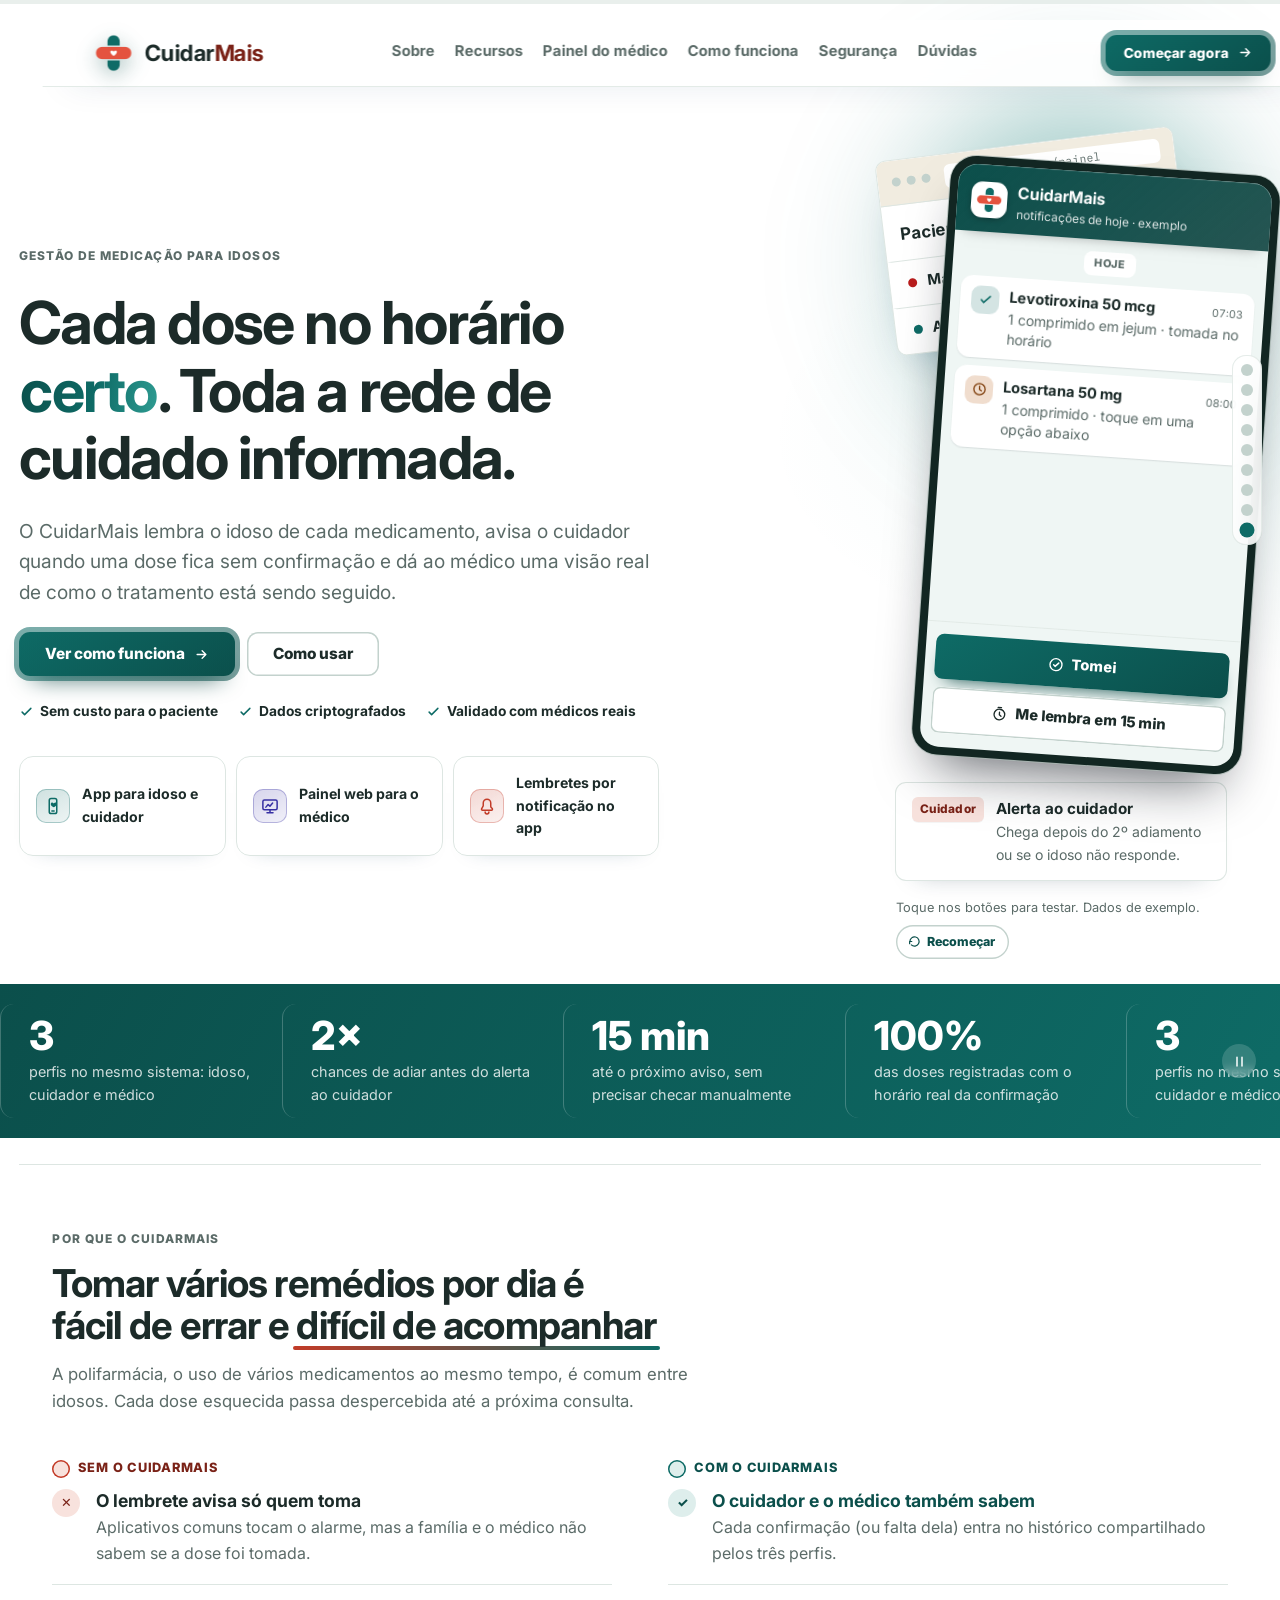
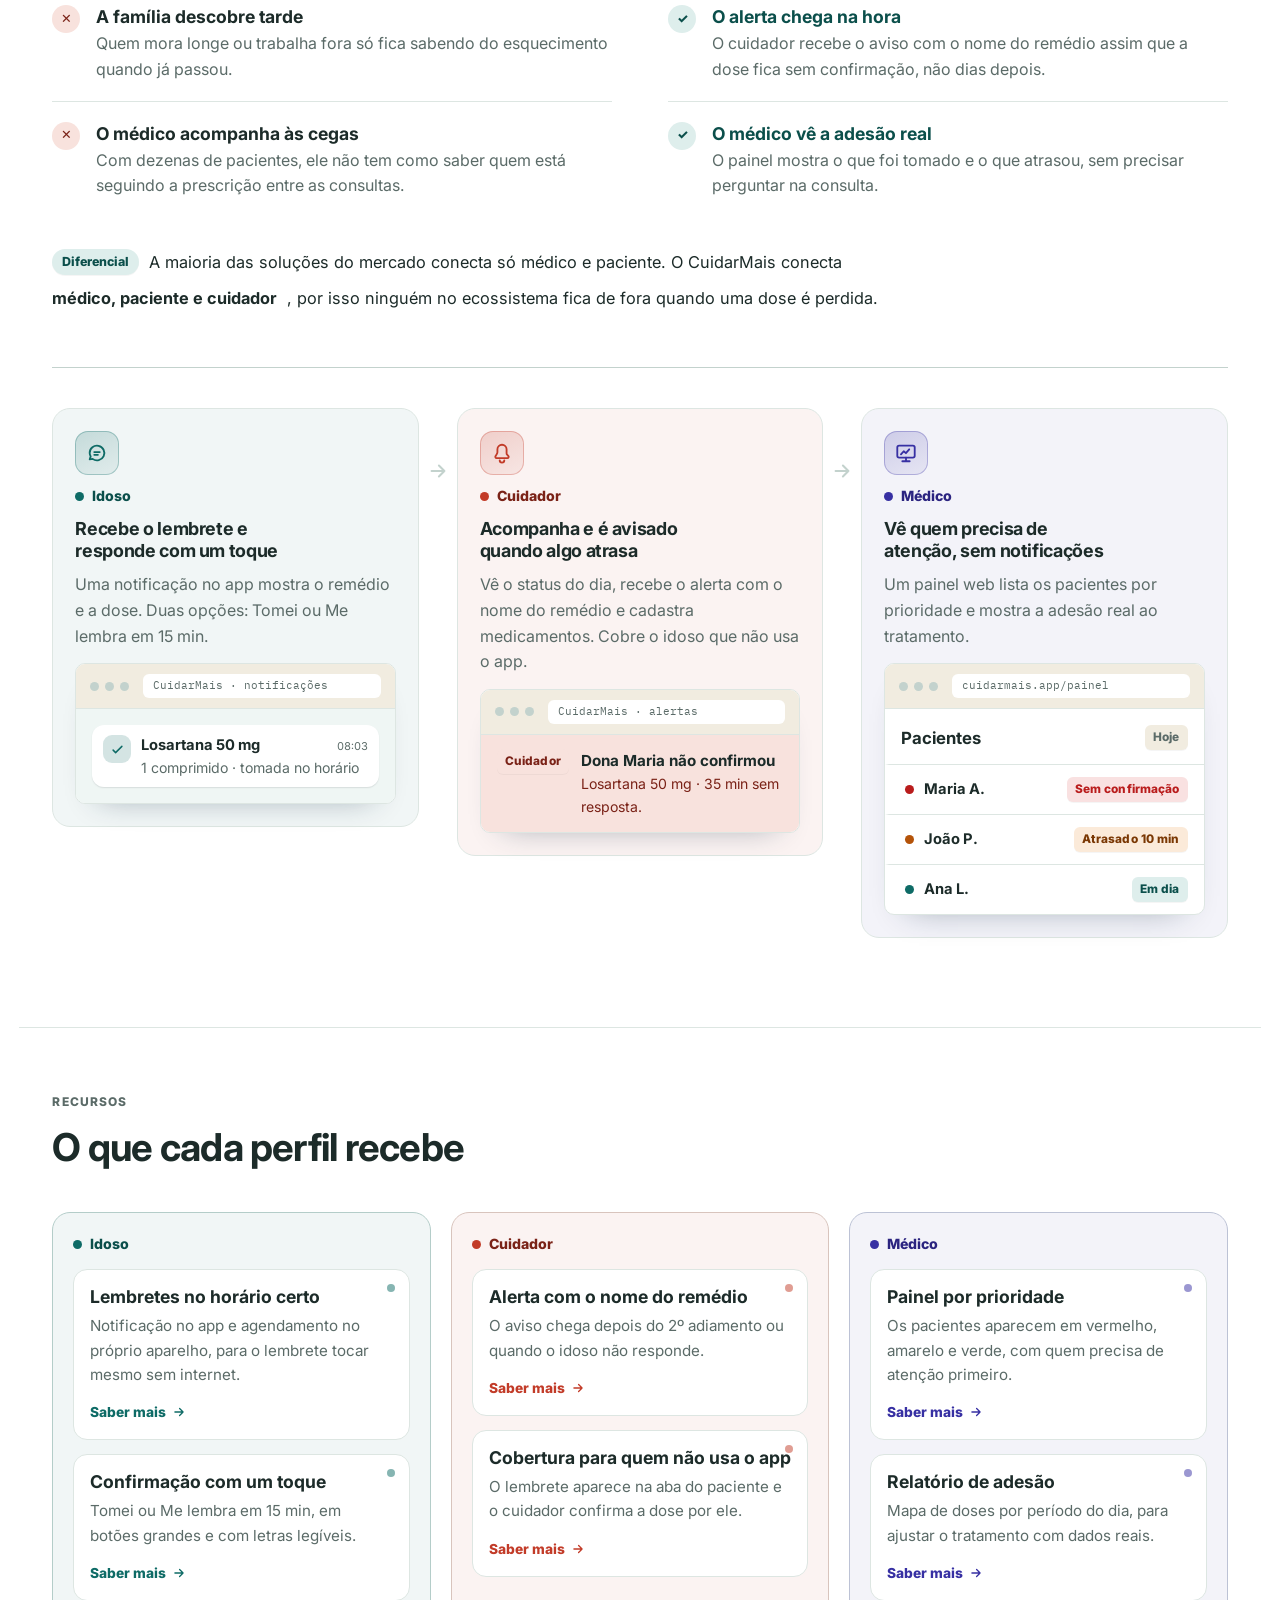
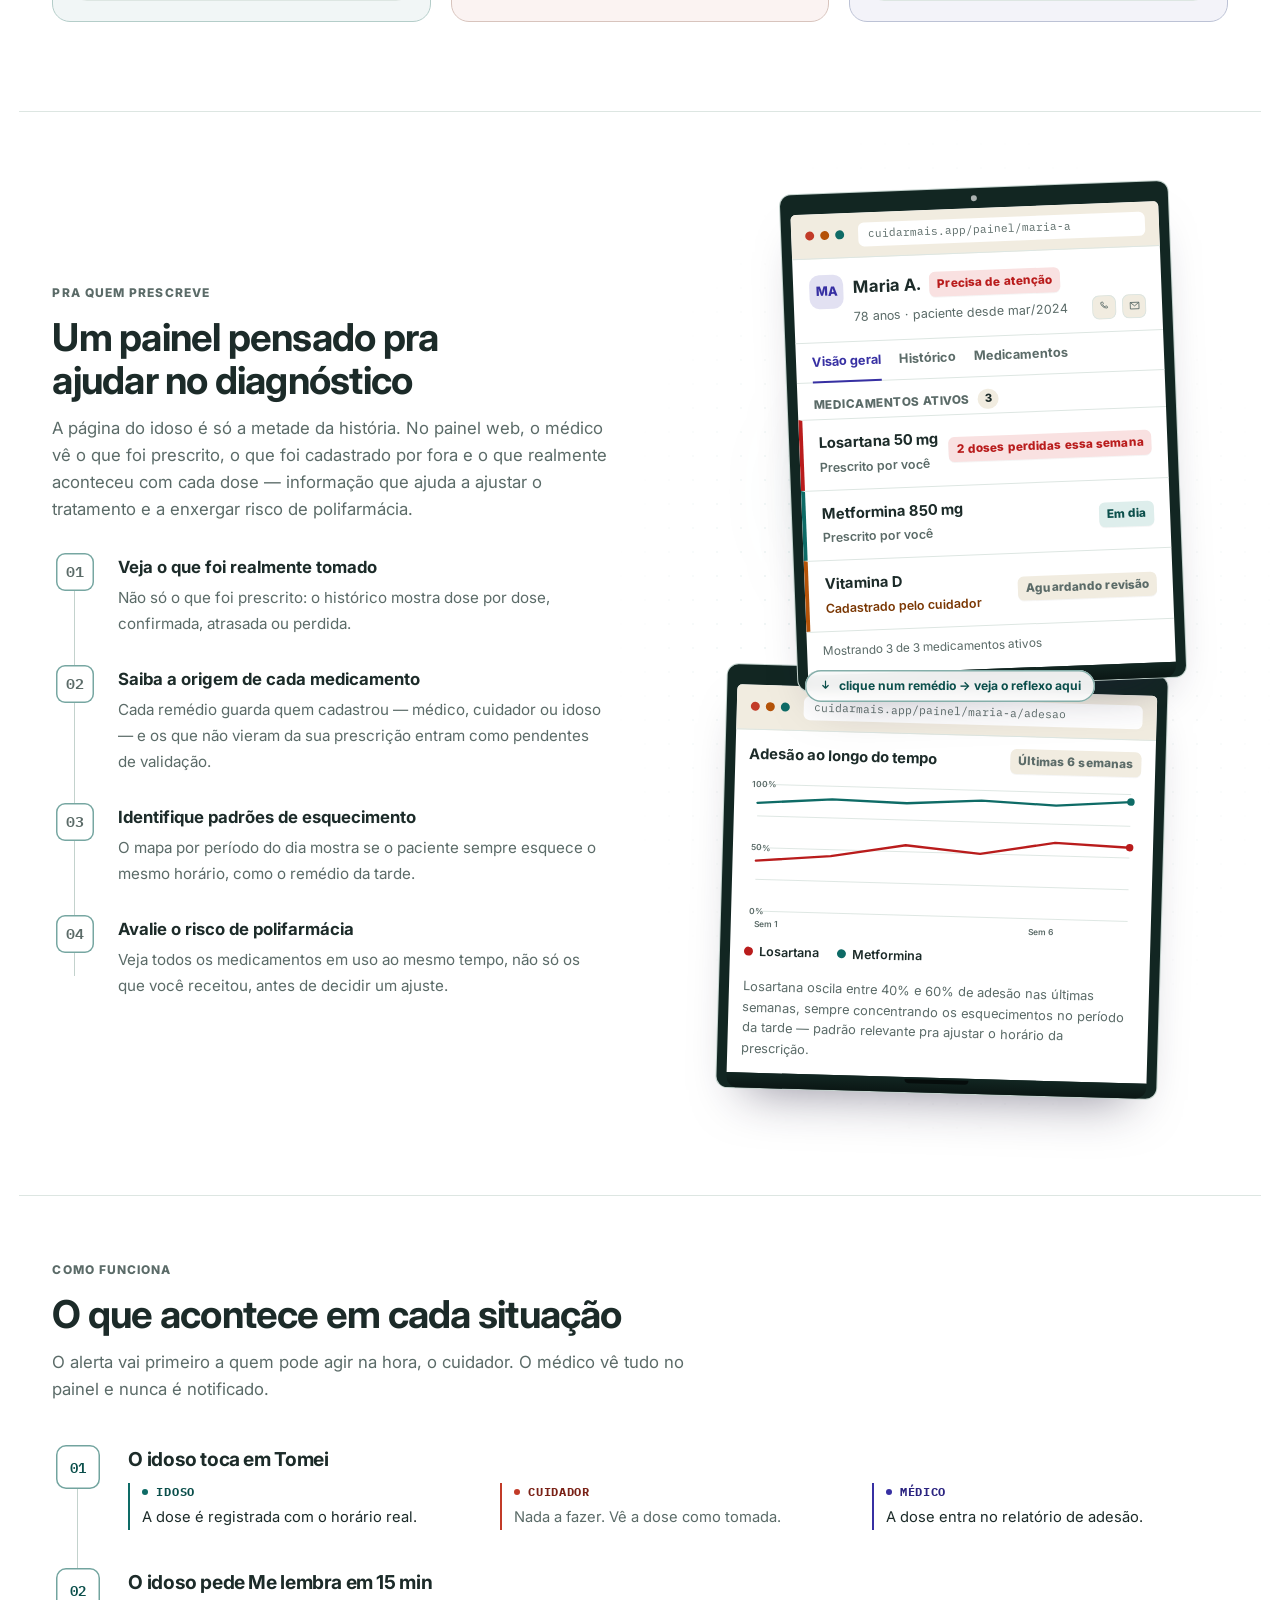
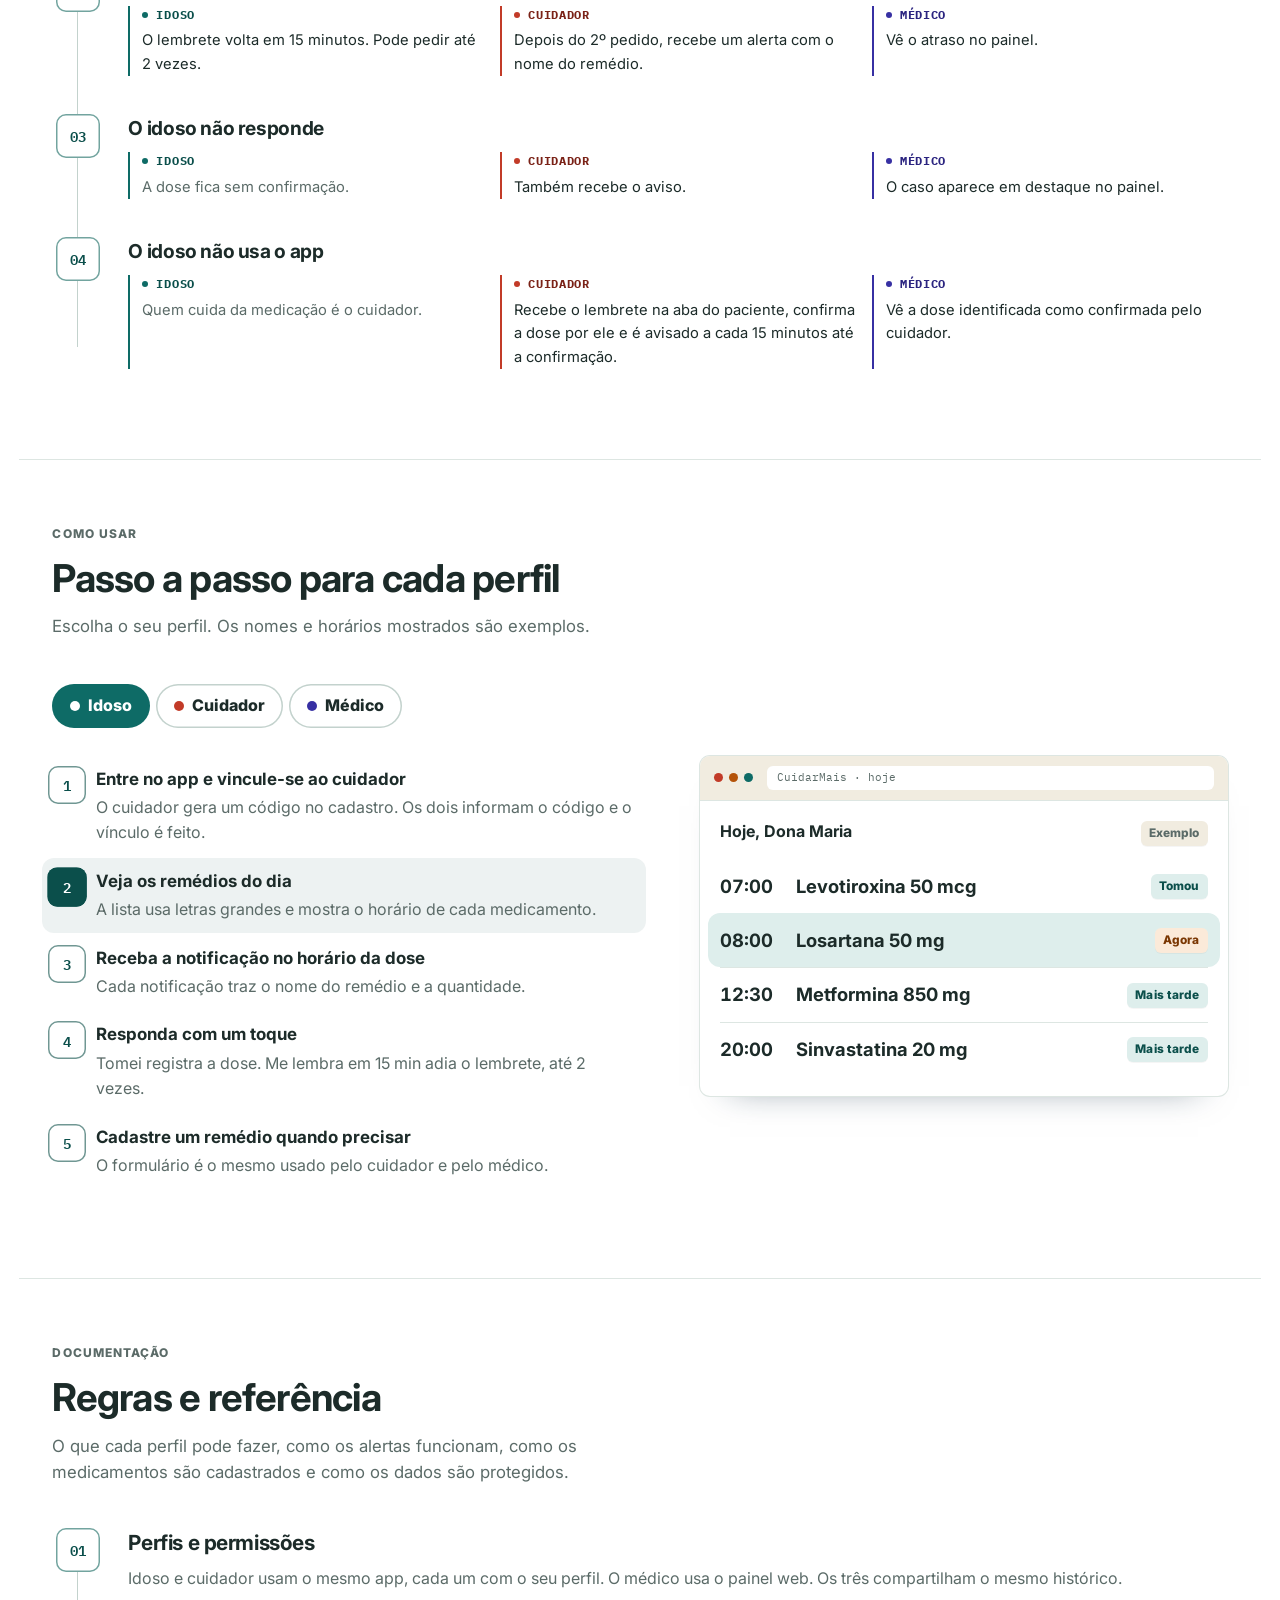
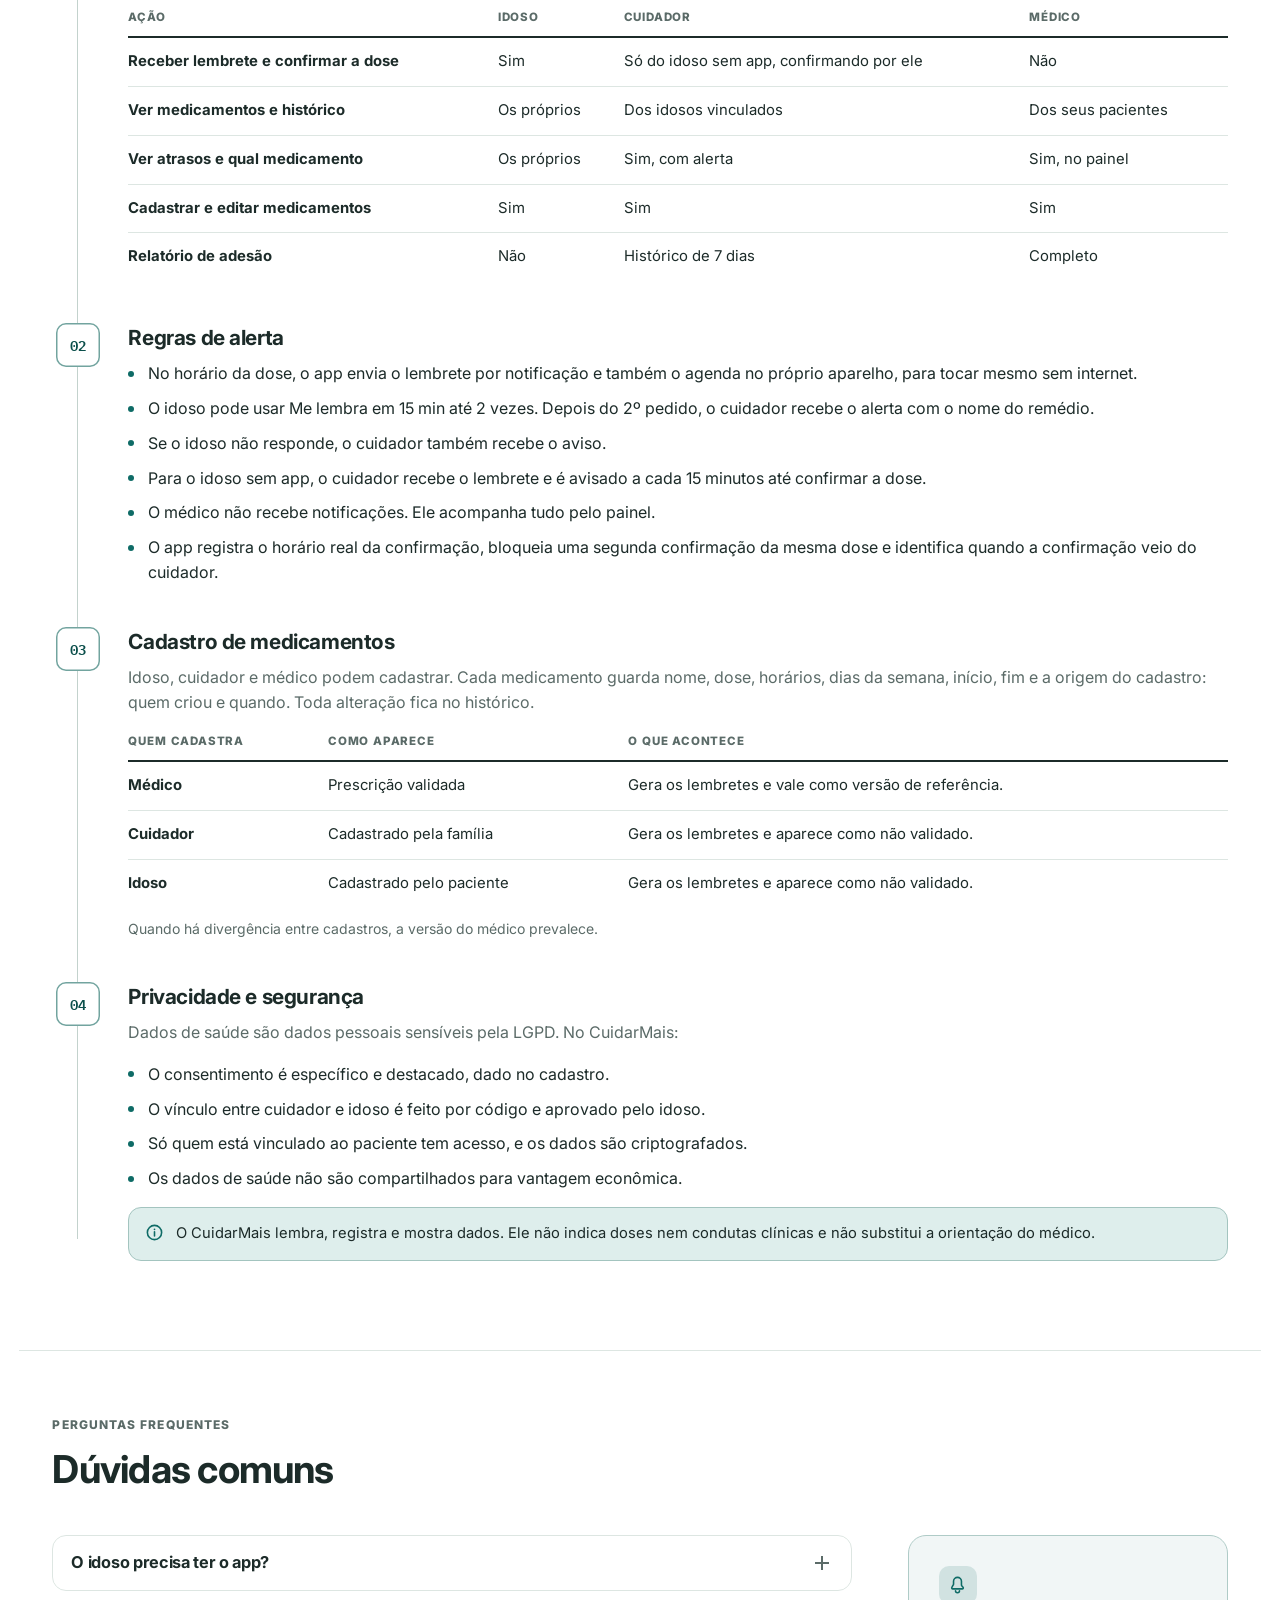
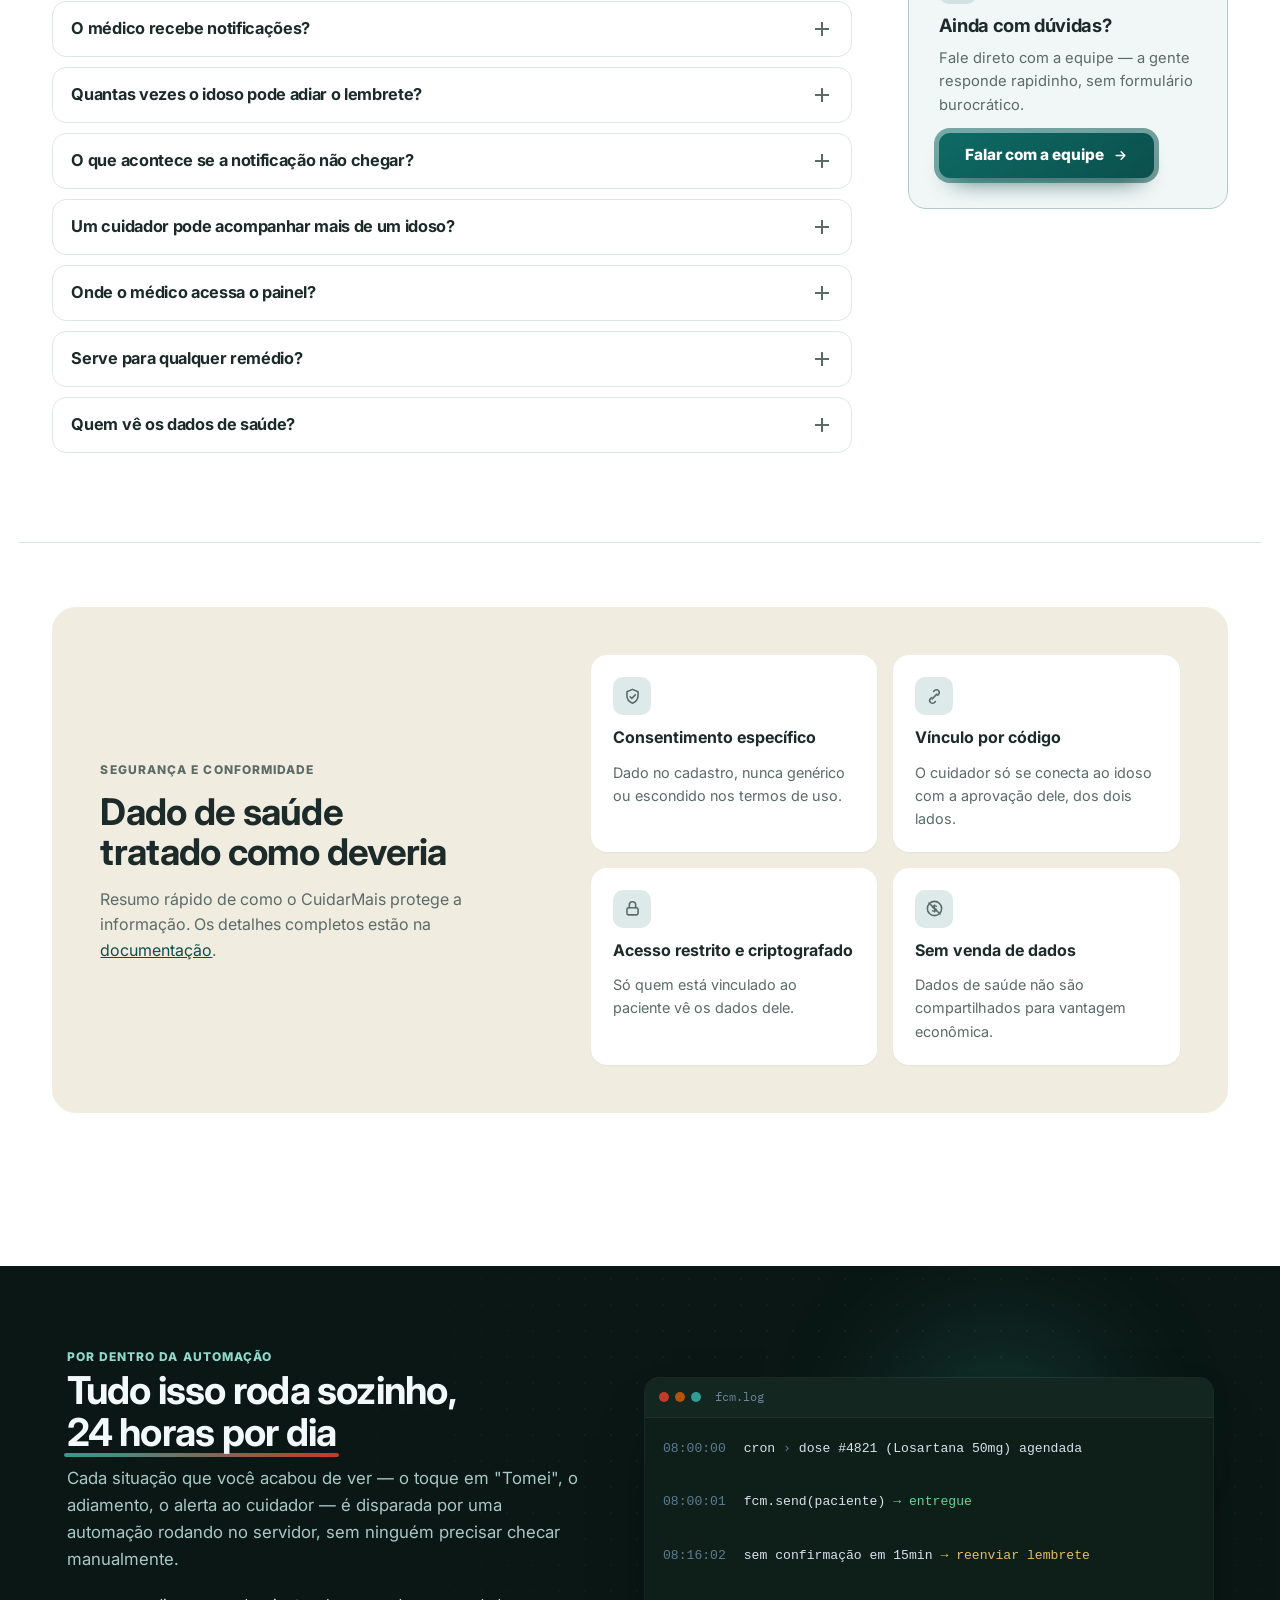
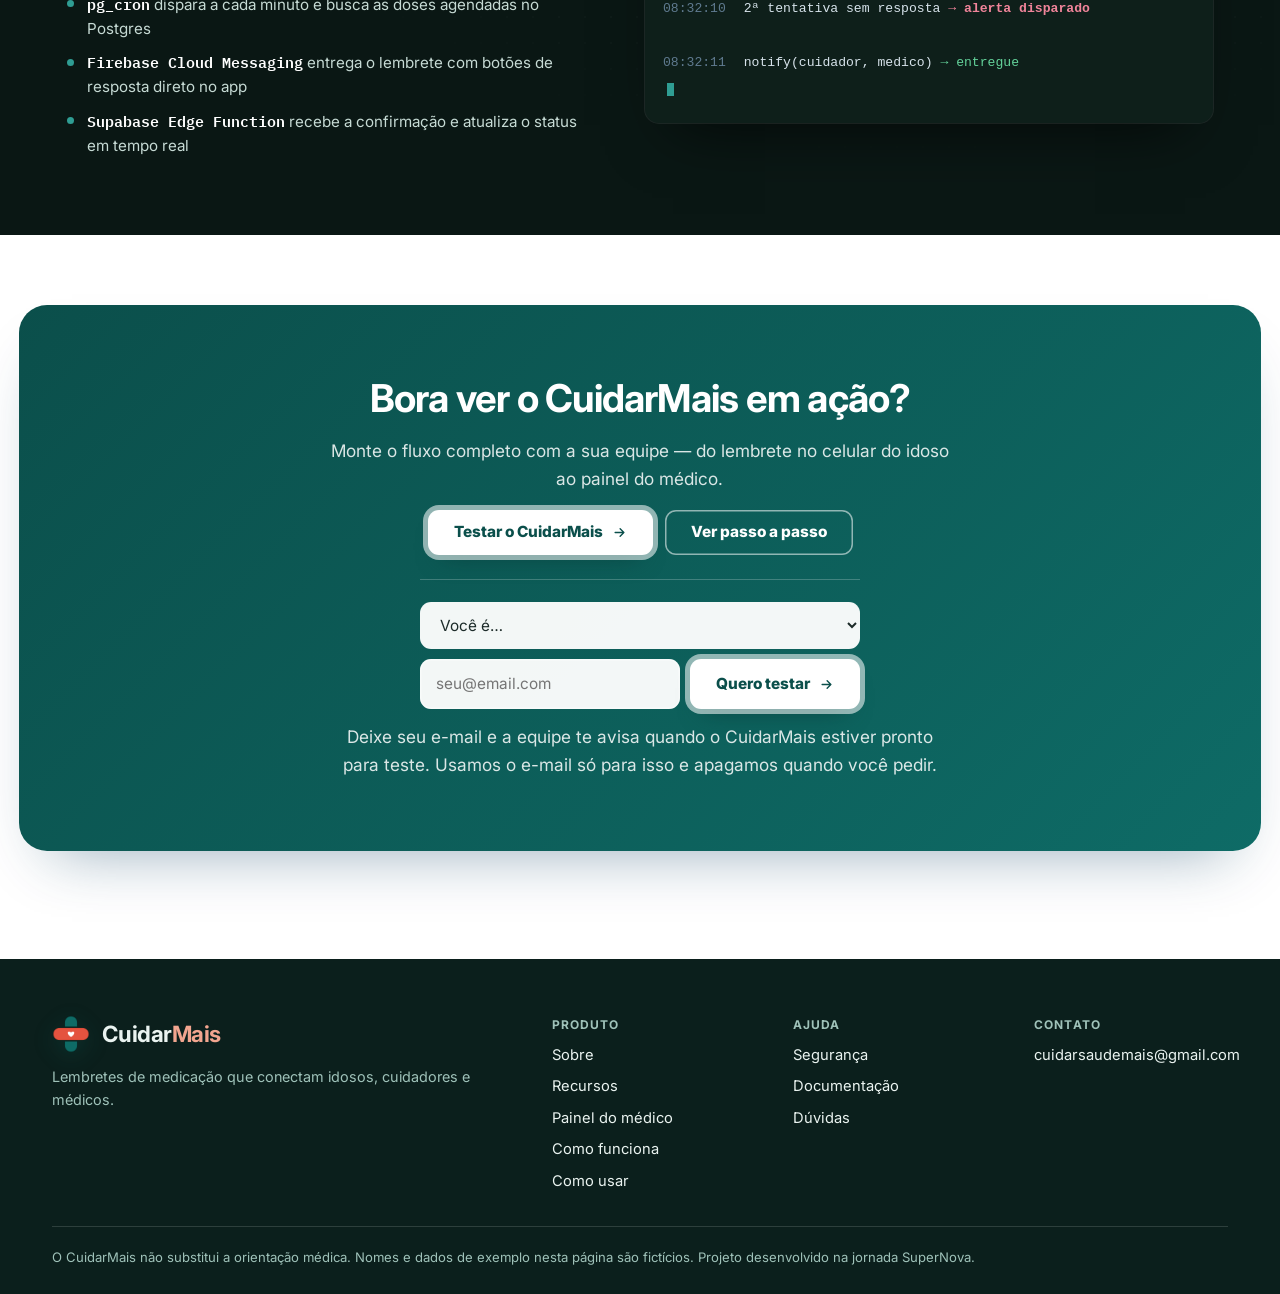
<file: landing-page/index.html>
<!doctype html><html lang="pt-BR"><head><meta charset=utf8><meta name=viewport content="width=device-width,initial-scale=1,viewport-fit=cover">
<title>CuidarMais — lembretes de remédio que conectam idoso, cuidador e médico</title>
<meta name="description" content="O CuidarMais lembra o idoso de cada remédio por notificação no próprio app, avisa o cuidador quando uma dose fica sem confirmação e dá ao médico uma visão real da adesão ao tratamento.">
<meta name="theme-color" content="#0E6B66">
<link rel="icon" type="image/png" href="assets/icone-app.png">
<link rel="apple-touch-icon" href="assets/icone-app.png">
<meta property="og:type" content="website">
<meta property="og:title" content="CuidarMais — cada dose no horário certo">
<meta property="og:description" content="Lembretes de remédio por notificação no app para idosos, com alerta automático ao cuidador e ao médico quando uma dose fica sem confirmação.">
<meta property="og:locale" content="pt_BR">
<meta name="twitter:card" content="summary">
<meta name="twitter:title" content="CuidarMais — cada dose no horário certo">
<meta name="twitter:description" content="Lembretes de remédio por notificação no app para idosos, com alerta automático ao cuidador e ao médico.">
<style>:root{color-scheme:light;box-sizing:border-box;padding-top:env(safe-area-inset-top,0px);padding-bottom:env(safe-area-inset-bottom,0px)}html{scroll-padding-top:env(safe-area-inset-top,0px)}body{margin:0;padding:0;font:14px -apple-system,BlinkMacSystemFont,sans-serif;background:#fff;color:#000}img{max-width:100%}[hidden]:not([hidden=until-found i]){display:none!important}</style></head><body>
<meta name="claude:viewport-fit-sides" content="cover">
<link rel="preconnect" href="https://fonts.googleapis.com">
<link rel="preconnect" href="https://fonts.gstatic.com" crossorigin>
<link rel="stylesheet" href="https://fonts.googleapis.com/css2?family=IBM+Plex+Mono:wght@500;600&family=Inter:wght@400;500;600;700;800&display=swap">
<style>
/* Layout: hero em duas colunas (texto à esquerda, notificações de lembrete interativas sobre uma base suave à direita), seguido de problema, recursos por perfil, matriz "o que acontece quando", uso em abas e documentação com índice lateral. Cores por papel: idoso verde (cor da marca), cuidador coral, médico índigo. */
:root {
  --bg: #FFFFFF;
  --surface: #FFFFFF;
  --surface-2: #F1ECE0;
  --ink: #1C2B29;
  --muted: #5B6B68;
  --line: #DDE6E2;
  --line-strong: #C3D2CD;
  --violet: #0E6B66;
  --violet-deep: #0B4F4B;
  --violet-soft: #DEEEEC;
  --violet-ink: #0B4F4B;
  --indigo: #3730A3;
  --indigo-deep: #241F6E;
  --indigo-soft: #E6E4F5;
  --indigo-ink: #2B2480;
  --coral: #C23B28;
  --coral-soft: #F8E2DD;
  --coral-ink: #7A2217;
  --green: #0E6B66;
  --green-soft: #DEEEEC;
  --green-ink: #0B4F4B;
  --sun: #B45309;
  --sun-soft: #FBEAD9;
  --sun-ink: #7A3703;
  --red-soft: #F9E1E1;
  --red-ink: #B91C1C;
  --on-accent: #FFFFFF;
  --device: #122622;
  --chat-bg: #EFF6F4;
  --bubble-in: #FFFFFF;
  --bubble-out: #DCEEEA;
  --chat-head: #0B4F4B;
  --accent-2: #2F9D93;
  --mono: "IBM Plex Mono", "JetBrains Mono", "Fira Code", monospace;
  --font-display: "Inter", "Segoe UI", system-ui, sans-serif;
  --font-body: "Inter", "Segoe UI", system-ui, sans-serif;
}
@media (prefers-color-scheme: dark) {
  :root:not([data-theme="light"]) {
    --bg: #10201C; --surface: #10201C; --surface-2: #172B26; --ink: #EAF3F0; --muted: #9FB8B2; --line: #2A3E39; --line-strong: #3C534C;
    --violet: #4FB8AC; --violet-deep: #7FD3C8; --violet-soft: #163430; --violet-ink: #8FDCD1;
    --indigo: #ADA3F5; --indigo-deep: #C9C2FF; --indigo-soft: #241F42; --indigo-ink: #C9C2FF;
    --coral: #F0A08C; --coral-soft: #3A211B; --coral-ink: #F7C4B6;
    --green: #4FB8AC; --green-soft: #163430; --green-ink: #8FDCD1;
    --sun: #E2A463; --sun-soft: #3A2712; --sun-ink: #F0C999;
    --red-soft: #3A1A1A; --red-ink: #F2A3A3;
    --on-accent: #0D1715; --device: #0A1512; --chat-bg: #101D1A; --bubble-in: #1B2B27; --bubble-out: #1F3B35; --chat-head: #123A36;
    color-scheme: dark;
  }
}
:root[data-theme="dark"] {
  --bg: #10201C; --surface: #10201C; --surface-2: #172B26; --ink: #EAF3F0; --muted: #9FB8B2; --line: #2A3E39; --line-strong: #3C534C;
  --violet: #4FB8AC; --violet-deep: #7FD3C8; --violet-soft: #163430; --violet-ink: #8FDCD1;
  --indigo: #ADA3F5; --indigo-deep: #C9C2FF; --indigo-soft: #241F42; --indigo-ink: #C9C2FF;
  --coral: #F0A08C; --coral-soft: #3A211B; --coral-ink: #F7C4B6;
  --green: #4FB8AC; --green-soft: #163430; --green-ink: #8FDCD1;
  --sun: #E2A463; --sun-soft: #3A2712; --sun-ink: #F0C999;
  --red-soft: #3A1A1A; --red-ink: #F2A3A3;
  --on-accent: #0D1715; --device: #0A1512; --chat-bg: #101D1A; --bubble-in: #1B2B27; --bubble-out: #1F3B35; --chat-head: #123A36;
  color-scheme: dark;
}

*, *::before, *::after { box-sizing: border-box; }
html { scroll-behavior: smooth; scroll-padding-top: 16px; overflow-x: hidden; }
@media (prefers-reduced-motion: reduce) { html { scroll-behavior: auto; } }
body {
  margin: 0; background: var(--bg); color: var(--ink); overflow-x: hidden;
  font-family: var(--font-body); font-size: 16px; line-height: 1.6; -webkit-text-size-adjust: 100%;
  padding-left: max(16px, env(safe-area-inset-left, 0px)); padding-right: max(16px, env(safe-area-inset-right, 0px));
  padding-block: 20px 0;
  background-image:
    radial-gradient(520px 280px at 10% -6%, color-mix(in srgb, var(--violet) 10%, transparent), transparent),
    radial-gradient(460px 240px at 96% 4%, color-mix(in srgb, var(--accent-2) 8%, transparent), transparent);
  background-repeat: no-repeat;
}
h1, h2, h3, h4 { font-family: var(--font-display); font-weight: 700; margin: 0; text-wrap: balance; letter-spacing: -0.02em; line-height: 1.1; }
h1 { font-size: clamp(2.4rem, 5vw, 3.7rem); letter-spacing: -0.03em; line-height: 1.14; }
h1 em {
  font-style: normal;
  padding: 0 .02em;
  background: linear-gradient(100deg, var(--violet-deep), var(--violet) 55%, var(--accent-2));
  -webkit-background-clip: text; background-clip: text; color: transparent;
}
h2 { font-size: clamp(1.7rem, 3.2vw, 2.4rem); }
h3 { font-size: 1.12rem; line-height: 1.25; }
p { margin: 0; }
a { color: var(--violet-ink); }
ul, ol { margin: 0; padding: 0; }
button { font: inherit; color: inherit; cursor: pointer; }
:focus-visible { outline: 3px solid var(--violet); outline-offset: 3px; border-radius: 4px; }
.wrap { max-width: min(1560px, 97vw); margin: 0 auto; }
.eyebrow { font-size: .75rem; font-weight: 800; letter-spacing: .09em; text-transform: uppercase; color: var(--muted); }
.muted { color: var(--muted); }
.small { font-size: .875rem; }
main { display: flex; flex-direction: column; gap: clamp(22px, 2vw, 32px); }
.progress-rail {
  position: fixed;
  top: 0;
  left: 0;
  width: 100%;
  height: 4px;
  z-index: 50;
  background: color-mix(in srgb, var(--line) 65%, transparent);
}
.progress-rail i {
  display: block;
  height: 100%;
  width: 0;
  background: linear-gradient(90deg, var(--violet), var(--accent-2));
  transition: width .15s linear;
}
section {
  padding: clamp(40px, 5vw, 64px) clamp(18px, 2.6vw, 34px);
  scroll-margin-top: 88px;
  border-top: 1px solid var(--line);
}
.section-shell {
  position: relative;
}
.sec-head { display: flex; flex-direction: column; gap: 14px; max-width: 640px; margin-bottom: clamp(28px, 4vw, 44px); }
.sec-head p { color: var(--muted); font-size: 1.05rem; }

/* destaque animado de frase-chave no título (sublinhado em gradiente que "desenha" ao entrar na tela) */
.mark { position: relative; z-index: 0; }
.mark::after {
  content: ""; position: absolute; left: -1%; right: -1%; bottom: -.04em; height: .1em; border-radius: 4px;
  background: linear-gradient(90deg, var(--coral), var(--violet));
  transform: scaleX(0); transform-origin: left; z-index: -1;
}
@media (prefers-reduced-motion: no-preference) {
  .is-visible .mark::after { animation: markIn .8s cubic-bezier(.3, .86, .36, 1) .3s forwards; }
}
@media (prefers-reduced-motion: reduce) {
  .mark::after { transform: scaleX(1); }
}
@keyframes markIn { to { transform: scaleX(1); } }


/* papéis */
.role { display: inline-flex; align-items: center; gap: 8px; font-weight: 800; font-size: .88rem; }
.role::before { content: ""; width: 9px; height: 9px; border-radius: 50%; background: var(--c); }
.role.idoso { --c: var(--green); color: var(--green-ink); }
.role.cuidador { --c: var(--coral); color: var(--coral-ink); }
.role.medico { --c: var(--indigo); color: var(--indigo-ink); }

/* cabeçalho */
.logo { display: flex; align-items: center; gap: 12px; text-decoration: none; color: var(--ink); }
.logo-mark { width: 38px; height: 38px; flex: none; display: block; object-fit: contain; filter: drop-shadow(0 6px 10px rgba(11,79,75,.35)); }
.logo b { font-family: var(--font-display); font-weight: 700; font-size: 1.4rem; letter-spacing: -0.02em; }
.logo b em { font-style: normal; color: var(--coral-ink); }
.nav { display: flex; flex-wrap: wrap; gap: 4px 20px; min-width: 0; flex: 1 1 auto; justify-content: center; }
.nav a { color: var(--muted); text-decoration: none; font-weight: 700; font-size: .93rem; padding-block: 4px; border-bottom: 2px solid transparent; transition: color .2s ease, border-color .2s ease; }
.nav a:hover { color: var(--ink); border-bottom-color: var(--violet); }
.nav a.is-active { color: var(--ink); border-bottom-color: var(--violet); }
.logo-mark { transition: transform .3s cubic-bezier(.2,.8,.2,1), filter .3s ease; }
.logo:hover .logo-mark { transform: rotate(-6deg) scale(1.06); filter: drop-shadow(0 8px 14px rgba(11,79,75,.5)); }

.top {
  position: sticky;
  top: 0;
  z-index: 10;
  width: 100vw;
  left: 50%;
  margin-left: -50vw;
  background: color-mix(in srgb, var(--surface) 90%, transparent);
  backdrop-filter: blur(14px);
  border-bottom: 1px solid color-mix(in srgb, var(--line) 80%, transparent);
  box-shadow: 0 18px 34px -28px rgba(12,61,98,.25);
}
.top-inner {
  max-width: min(1560px, 97vw); margin-inline: auto;
  display: flex; flex-wrap: wrap; align-items: center; justify-content: space-between; gap: 12px 28px;
  padding: 14px clamp(16px, 2.6vw, 34px);
}
.top .top-cta { padding: 10px 18px; font-size: .86rem; flex: none; }
@media (max-width: 760px) { .top .top-cta { display: none; } }
@media (min-width: 761px) and (max-width: 1100px) {
  .nav { flex-basis: 100%; order: 3; justify-content: center; padding-top: 2px; }
}

.section-guide {
  position: fixed;
  right: 18px;
  top: 50%;
  transform: translateY(-50%);
  z-index: 22;
  display: flex;
  flex-direction: column;
  gap: 8px;
  padding: 8px;
  border-radius: 14px;
  border: 1px solid color-mix(in srgb, var(--line) 75%, transparent);
  background: color-mix(in srgb, var(--surface) 88%, transparent);
  backdrop-filter: blur(10px);
}
.section-guide button {
  width: 12px;
  height: 12px;
  border-radius: 50%;
  border: 0;
  background: var(--line-strong);
  padding: 0;
}
.section-guide button.is-active {
  background: var(--violet);
  transform: scale(1.25);
}
@media (max-width: 1120px) {
  .section-guide { display: none; }
}

/* botões */
.btn { position: relative; display: inline-flex; align-items: center; justify-content: center; gap: 9px; padding: 13px 26px; border-radius: 11px; font-weight: 800; font-size: .96rem; text-decoration: none; border: 0; line-height: 1.2; overflow: visible; isolation: isolate; transition: transform .22s ease, box-shadow .22s ease; }
.btn .arrow { display: inline-flex; transition: transform .28s ease; }
.btn .arrow svg { width: 15px; height: 15px; display: block; }
.btn:hover .arrow { transform: translateX(4px); }
.btn.primary { position: relative; background: linear-gradient(145deg, var(--violet), var(--violet-deep)); color: var(--on-accent); box-shadow: 0 14px 24px -14px color-mix(in srgb, var(--violet) 60%, #000 40%); z-index: 1; }
.btn.primary::before { content: ""; position: absolute; inset: 0; border-radius: inherit; background: linear-gradient(120deg, transparent 30%, color-mix(in srgb, #fff 45%, transparent) 50%, transparent 70%); transform: translateX(-120%); opacity: 0; transition: transform .5s ease, opacity .1s ease .35s; z-index: 1; overflow: hidden; pointer-events: none; }
.btn.primary::after { content: ""; position: absolute; inset: -5px; border-radius: 16px; z-index: -1; background: linear-gradient(145deg, var(--violet), var(--violet-deep)); opacity: .55; }
.btn.primary:hover { background: var(--violet-deep); transform: translateY(-2px); box-shadow: 0 20px 32px -16px color-mix(in srgb, var(--violet) 65%, #000 35%); }
.btn.primary:hover::before { transform: translateX(120%); opacity: 1; transition: transform .5s ease, opacity 0s; }
@media (prefers-reduced-motion: no-preference) {
  .btn.primary::after { animation: btnGlow 2.6s ease-in-out infinite; }
}
@keyframes btnGlow {
  0%, 100% { opacity: .35; transform: scale(1); }
  50% { opacity: 0; transform: scale(1.12); }
}
.btn.ghost { background: transparent; color: var(--ink); box-shadow: inset 0 0 0 1.5px var(--line-strong); }
.btn.ghost:hover { box-shadow: inset 0 0 0 1.5px var(--violet); transform: translateY(-2px); background: color-mix(in srgb, var(--violet) 7%, transparent); }
.chip { display: inline-flex; align-items: center; gap: 6px; padding: 3px 10px; border-radius: 999px; font-size: .78rem; font-weight: 800; white-space: nowrap; box-shadow: 0 1px 0 rgba(0,0,0,.04); }
.chip.ok { background: var(--green-soft); color: var(--green-ink); }
.chip.sun { background: var(--sun-soft); color: var(--sun-ink); }
.chip.red { background: var(--red-soft); color: var(--red-ink); }
.chip.vio { background: var(--violet-soft); color: var(--violet-ink); }
.chip.cor { background: var(--coral-soft); color: var(--coral-ink); }
.chip.mut { background: var(--surface-2); color: var(--muted); }

/* hero */
.hero { position: relative; display: grid; grid-template-columns: minmax(0, 1.08fr) minmax(0, .92fr); gap: clamp(28px, 5vw, 56px); align-items: center; padding-block: clamp(32px, 5vw, 56px) 0; }
@media (max-width: 980px) { .hero { grid-template-columns: minmax(0, 1fr); } }
.hero::before {
  content: ""; position: absolute; z-index: -1; pointer-events: none;
  top: -10%; right: -6%; width: min(520px, 60vw); aspect-ratio: 1;
  background:
    radial-gradient(closest-side, color-mix(in srgb, var(--violet) 32%, transparent), transparent),
    radial-gradient(closest-side, color-mix(in srgb, var(--accent-2) 24%, transparent) 0 40%, transparent 70%);
  filter: blur(42px);
}
@media (prefers-reduced-motion: no-preference) {
  .hero::before { animation: glowDrift 12s ease-in-out infinite alternate; }
}
@keyframes glowDrift { from { transform: translate(0, 0) scale(1); } to { transform: translate(-14px, 10px) scale(1.06); } }
.hero-copy { display: flex; flex-direction: column; gap: 24px; align-items: flex-start; }
.lede { font-size: clamp(1.06rem, 1.5vw, 1.2rem); color: var(--muted); max-width: 33em; }
.cta { display: flex; flex-wrap: wrap; gap: 12px; }
.hero-stat { max-width: 36em; }
.hero-stat-n { color: var(--coral-ink); font-weight: 800; }
.facts {
  list-style: none; width: 100%; margin-top: 10px; padding: 0;
  display: flex; align-items: stretch; flex-wrap: wrap; gap: 10px;
}
.facts li {
  flex: 1 1 190px;
  display: flex; align-items: center; gap: 12px;
  padding: 15px 16px;
  font-size: .88rem; font-weight: 700; color: var(--ink);
  border: 1px solid var(--line); border-radius: 14px;
  background: color-mix(in srgb, var(--surface) 96%, transparent);
  box-shadow: 0 10px 22px -20px rgba(12,61,98,.4);
  opacity: 0; transform: translateY(10px);
  transition: transform .26s ease, box-shadow .26s ease, border-color .26s ease, background-color .26s ease;
}
.facts li:hover {
  transform: translateY(-3px);
  border-color: var(--fact-c, var(--violet));
  box-shadow: 0 16px 30px -18px color-mix(in srgb, var(--fact-c, var(--violet)) 45%, transparent);
}
.facts li:hover .fact-ic { transform: scale(1.08) rotate(-4deg); }
.fact-ic {
  flex: none; width: 34px; height: 34px; border-radius: 10px;
  display: flex; align-items: center; justify-content: center;
  background: color-mix(in srgb, var(--fact-c, var(--violet)) 16%, transparent);
  color: var(--fact-c, var(--violet));
  transition: transform .26s ease;
}
.fact-ic svg { width: 18px; height: 18px; }
.facts li.c-idoso { --fact-c: var(--green); }
.facts li.c-medico { --fact-c: var(--indigo); }
.facts li.c-lembrete { --fact-c: var(--coral); }
@media (prefers-reduced-motion: no-preference) {
  .facts li { animation: factIn .5s ease forwards; }
  .facts li:nth-child(1) { animation-delay: .35s; }
  .facts li:nth-child(2) { animation-delay: .46s; }
  .facts li:nth-child(3) { animation-delay: .57s; }
}
@media (prefers-reduced-motion: reduce) {
  .facts li { opacity: 1; transform: none; }
}
@keyframes factIn {
  from { opacity: 0; transform: translateY(10px); }
  to { opacity: 1; transform: translateY(0); }
}
@media (max-width: 720px) {
  .facts { flex-direction: column; }
}

/* checklist de confiança no hero */
.trust-checks { list-style: none; display: flex; flex-wrap: wrap; gap: 8px 20px; font-size: .86rem; font-weight: 700; color: var(--ink); }
.trust-checks li { display: inline-flex; align-items: center; gap: 6px; }
.trust-checks svg { width: 15px; height: 15px; flex: none; color: var(--green); }

/* celular + chat */
.demo-stage { width: 100%; max-width: 400px; margin-inline: auto 0; padding: 0; display: flex; flex-direction: column; gap: 18px; align-items: center; min-width: 0; }

/* composição em camadas: painel do médico espiando atrás do celular do idoso */
.device-stack { position: relative; width: 100%; padding-top: 22px; }
.device-peek {
  position: absolute; z-index: 1; top: 0; left: 6%; width: 78%; max-width: 300px;
  background: var(--surface); border-radius: 10px; border: 1px solid var(--line);
  box-shadow: 0 24px 44px -26px rgba(12,61,98,.4);
  transform: rotate(-7deg);
  overflow: hidden;
}
.device-peek .panel-row { padding: 10px 14px; }
.device-stack .phone { position: relative; z-index: 2; margin-left: auto; transform: rotate(4deg); transition: transform .4s ease; box-shadow: 0 0 0 1px color-mix(in srgb, var(--line-strong) 70%, #000 10%), 0 30px 54px -22px rgba(10,16,24,.65); }
.device-stack:hover .phone, .device-stack:focus-within .phone { transform: rotate(0deg) translateY(-4px); }
@media (prefers-reduced-motion: reduce) { .device-stack .phone { transition: none; } }
@media (max-width: 520px) {
  .device-peek { display: none; }
  .device-stack .phone { transform: none; margin-left: 0; }
}

/* mockup do painel do médico, dentro do card do trio */
.panel-mock {
  width: 100%; min-width: 0; margin-top: 4px;
  border-radius: 10px; border: 1px solid var(--line); background: var(--surface);
  box-shadow: 0 16px 32px -24px rgba(17,44,68,.45);
  overflow: hidden;
}
.panel-mock .chip, .sample .chip, .alertcard .chip { border-radius: 6px; font-size: .74rem; padding: 3px 8px; letter-spacing: .01em; }
.panel-bar { display: flex; align-items: center; gap: 6px; padding: 10px 14px; background: var(--surface-2); border-bottom: 1px solid var(--line); }
.panel-bar i { width: 9px; height: 9px; border-radius: 50%; background: var(--line-strong); display: block; }
.panel-bar i.red { background: var(--coral); }
.panel-bar i.sun { background: var(--sun); }
.panel-bar i.ok { background: var(--violet); }
.panel-url { margin-left: 8px; font-family: var(--mono); font-size: .7rem; color: var(--muted); background: var(--surface); padding: 3px 10px; border-radius: 6px; flex: 1; }
.panel-head { display: flex; gap: 10px; align-items: flex-start; justify-content: space-between; padding: 16px 16px 12px; }
.panel-head b { font-family: var(--font-display); font-size: 1.05rem; }
.panel-avatar {
  flex: none; width: 34px; height: 34px; border-radius: 10px;
  display: grid; place-items: center; font-family: var(--font-display); font-weight: 800; font-size: .8rem;
  background: color-mix(in srgb, var(--indigo) 14%, transparent); color: var(--indigo);
}
.panel-head-text { flex: 1; min-width: 0; display: flex; flex-direction: column; gap: 4px; }
.panel-head-top { display: flex; flex-wrap: wrap; align-items: center; gap: 8px; }
.panel-head-meta { display: flex; align-items: center; justify-content: space-between; gap: 8px; }
.panel-meta { font-size: .78rem; color: var(--muted); }
.panel-ic-group { display: flex; gap: 6px; flex: none; }
.panel-ic { width: 24px; height: 24px; border-radius: 7px; display: grid; place-items: center; background: var(--surface-2); color: var(--muted); box-shadow: inset 0 0 0 1px var(--line); }
.panel-ic svg { width: 13px; height: 13px; }
.panel-tabs { display: flex; gap: 18px; padding: 0 16px; border-top: 1px solid var(--line); border-bottom: 1px solid var(--line); }
.panel-tabs span { padding: 9px 0; font-size: .8rem; font-weight: 700; color: var(--muted); border-bottom: 2px solid transparent; margin-bottom: -1px; }
.panel-tabs span.is-active { color: var(--indigo); border-bottom-color: var(--indigo); }
.panel-section-label { display: flex; align-items: center; gap: 8px; padding: 12px 16px 4px; font-size: .74rem; font-weight: 800; letter-spacing: .04em; text-transform: uppercase; color: var(--muted); }
.panel-section-label .count { background: var(--surface-2); color: var(--ink); font-size: .7rem; font-weight: 800; padding: 1px 7px; border-radius: 999px; }
.panel-row { display: flex; align-items: center; gap: 10px; padding: 12px 16px; border-top: 1px solid var(--line); border-left: 4px solid transparent; }
button.panel-row {
  all: unset; box-sizing: border-box;
  display: flex; align-items: center; gap: 10px; padding: 12px 16px; width: 100%;
  border-top: 1px solid var(--line); border-left: 4px solid transparent;
  font: inherit; color: inherit; text-align: left; cursor: pointer;
  transition: background-color .15s ease, border-left-width .15s ease;
}
button.panel-row:hover { background: color-mix(in srgb, var(--surface-2) 60%, transparent); }
button.panel-row:focus-visible { outline: 2px solid var(--violet); outline-offset: -2px; }
button.panel-row.is-focused { background: color-mix(in srgb, var(--surface-2) 85%, transparent); border-left-width: 6px; }
button.panel-row.sev-red.is-focused { border-left-color: var(--red-ink); }
button.panel-row.sev-ok.is-focused { border-left-color: var(--green); }
.panel-row.med-row.sev-red { border-left-color: var(--red-ink); }
.panel-row.med-row.sev-sun { border-left-color: var(--sun); }
.panel-row.med-row.sev-ok { border-left-color: var(--green); }
.panel-row b { flex: 1; font-weight: 700; font-size: .92rem; }
.panel-dot { width: 9px; height: 9px; border-radius: 50%; flex: none; }
.panel-dot.red { background: var(--red-ink); }
.panel-dot.sun { background: var(--sun); }
.panel-dot.ok { background: var(--green); }
.panel-foot { padding: 10px 16px 14px; font-size: .74rem; color: var(--muted); border-top: 1px solid var(--line); }
.mini-chat { display: flex; flex-direction: column; gap: 8px; padding: 16px; background: var(--chat-bg); }
.panel-mock .alertcard { max-width: none; border-radius: 0; box-shadow: none; }

/* painel do médico: seção dedicada */
.doc-split { display: grid; grid-template-columns: minmax(0, 1fr) minmax(0, 1fr); gap: clamp(28px, 5vw, 64px); align-items: center; }
@media (max-width: 960px) { .doc-split { grid-template-columns: minmax(0, 1fr); } }
/* lista de recursos do painel do médico: trilho numerado, estilo "spec" */
.spec-list { position: relative; list-style: none; display: flex; flex-direction: column; margin-top: 18px; padding-left: 4px; }
.spec-list::before { content: ""; position: absolute; top: 22px; bottom: 22px; left: 22px; width: 1px; background: var(--line-strong); }
.spec-item { position: relative; padding: 0 0 clamp(22px, 3vw, 30px) clamp(52px, 7vw, 62px); }
.spec-item:last-child { padding-bottom: 0; }
.spec-badge {
  position: absolute; left: 0; top: -1px; z-index: 1;
  font-family: var(--mono); font-weight: 600; font-size: .78rem;
  color: var(--violet-ink); background: var(--bg);
  width: 38px; height: 38px; border-radius: 9px; display: flex; align-items: center; justify-content: center;
  box-shadow: inset 0 0 0 1.5px color-mix(in srgb, var(--violet) 42%, var(--line-strong));
  transition: box-shadow .24s ease, transform .24s ease;
}
.spec-item:hover .spec-badge { box-shadow: inset 0 0 0 1.5px var(--violet), 0 0 0 5px color-mix(in srgb, var(--violet) 14%, transparent); transform: scale(1.05); }
.spec-item b { display: block; font-family: var(--font-display); font-weight: 700; font-size: 1.05rem; margin-bottom: 4px; }
.spec-item > span { color: var(--muted); font-size: .95rem; }
.device-frame {
  max-width: 480px; margin-inline: auto;
  background: var(--device);
  border-radius: 11px;
  padding: 7px 10px 0;
  box-shadow: 0 0 0 1px var(--line-strong), 0 30px 50px -28px rgba(34, 27, 58, .5);
}
.device-frame::before {
  content: ""; display: block; width: 6px; height: 6px; border-radius: 50%;
  margin: 0 auto 7px;
  background: color-mix(in srgb, var(--device) 35%, white);
}
.device-frame .panel-mock { margin-top: 0; border: 0; border-radius: 5px 5px 0 0; box-shadow: none; }
.device-base {
  height: 15px;
  background: linear-gradient(180deg, var(--device), color-mix(in srgb, var(--device) 60%, black));
  border-radius: 0 0 11px 11px;
  position: relative;
}
.device-base::after {
  content: "";
  position: absolute; left: 50%; top: 2px; transform: translateX(-50%);
  width: 64px; height: 4px; border-radius: 0 0 5px 5px;
  background: color-mix(in srgb, var(--device) 35%, black);
}
.panel-row.med-row > div { flex: 1; display: flex; flex-direction: column; gap: 2px; min-width: 0; }
.med-origin { font-size: .78rem; color: var(--muted); font-weight: 600; }
.med-origin.pending { color: var(--sun-ink); }
.panel-visuals { position: relative; display: flex; flex-direction: column; gap: 0; padding-block: 12px; }
.panel-visuals::before {
  content: ""; position: absolute; z-index: -1; pointer-events: none;
  top: 10%; left: 50%; transform: translateX(-50%); width: min(460px, 80%); aspect-ratio: 1;
  background: radial-gradient(closest-side, color-mix(in srgb, var(--violet) 26%, transparent), transparent 72%);
  filter: blur(46px);
}
.panel-visuals::after {
  content: ""; position: absolute; z-index: -1; pointer-events: none; inset: -10% -20%;
  background-image: radial-gradient(color-mix(in srgb, var(--violet) 22%, transparent) 1px, transparent 1px);
  background-size: 24px 24px;
  mask-image: radial-gradient(55% 60% at 50% 50%, #000 0%, transparent 80%);
  opacity: .6;
}
.panel-visuals .device-frame { max-width: 440px; transition: transform .3s ease; }
.panel-visuals .device-frame:nth-child(1) { transform: rotate(-2.2deg); margin-right: 9%; z-index: 2; }
.panel-visuals .device-frame:nth-child(3) { transform: rotate(1.6deg); margin-left: 9%; margin-top: -34px; z-index: 1; }
.panel-visuals:hover .device-frame:nth-child(1) { transform: rotate(-2.2deg) translateY(-4px); }
.panel-visuals:hover .device-frame:nth-child(3) { transform: rotate(1.6deg) translateY(-4px); }
.panel-link {
  align-self: center; position: relative; z-index: 3; display: inline-flex; align-items: center; gap: 7px;
  margin-block: -14px 2px; padding: 6px 14px; border-radius: 999px;
  font-size: .76rem; font-weight: 700; color: var(--violet-ink);
  background: color-mix(in srgb, var(--surface) 92%, transparent); backdrop-filter: blur(6px);
  box-shadow: inset 0 0 0 1.4px color-mix(in srgb, var(--violet) 35%, var(--line-strong));
}
.panel-link svg { width: 13px; height: 13px; }
@media (max-width: 760px) {
  .panel-visuals .device-frame:nth-child(1), .panel-visuals .device-frame:nth-child(3) { transform: none; margin: 0 auto; }
  .panel-visuals { gap: 28px; }
}
.chart-head { display: flex; align-items: center; justify-content: space-between; gap: 10px; padding: 12px 14px 2px; }
.chart-head b { font-size: .92rem; }
.bar-chart { display: flex; flex-direction: column; gap: 11px; padding: 14px; }
.bar-row { display: grid; grid-template-columns: 78px 1fr 36px; align-items: center; gap: 10px; }
.bar-label { font-size: .8rem; font-weight: 600; color: var(--ink); white-space: nowrap; overflow: hidden; text-overflow: ellipsis; }
.bar-track { height: 8px; border-radius: 999px; background: var(--surface-2); overflow: hidden; }
.bar-fill { height: 100%; border-radius: 999px; }
.bar-fill.red { background: var(--red-ink); }
.bar-fill.ok { background: var(--green); }
.bar-fill.sun { background: var(--sun); }
.bar-pct { font-size: .8rem; font-weight: 700; color: var(--muted); text-align: right; }
.chart-note { margin: 2px 0 0; padding: 0 14px 14px; font-size: .8rem; color: var(--muted); }
.trend-chart { padding: 6px 14px 0; }
.trend-chart svg { width: 100%; height: auto; display: block; overflow: visible; }
.trend-chart .grid { stroke: var(--line); stroke-width: 1; }
.trend-chart .axis-y, .trend-chart .axis-x { font: 600 9px var(--font-body); fill: var(--muted); }
.trend-chart .trend-line { fill: none; stroke-width: 2.5; stroke-linecap: round; stroke-linejoin: round; }
.trend-chart .trend-line.red { stroke: var(--red-ink); }
.trend-chart .trend-line.ok { stroke: var(--green); }
.trend-chart .trend-dot.red { fill: var(--red-ink); }
.trend-chart .trend-dot.ok { fill: var(--green); }
.trend-chart .trend-line, .trend-chart .trend-dot { transition: opacity .2s ease, filter .2s ease; }
.trend-chart.is-filtered .trend-line, .trend-chart.is-filtered .trend-dot { opacity: .15; }
.trend-chart.is-filtered .trend-line.is-focused, .trend-chart.is-filtered .trend-dot.is-focused { opacity: 1; }
.trend-chart .trend-line.red.is-focused { filter: drop-shadow(0 0 5px color-mix(in srgb, var(--red-ink) 65%, transparent)); stroke-width: 3.2; }
.trend-chart .trend-line.ok.is-focused { filter: drop-shadow(0 0 5px color-mix(in srgb, var(--green) 65%, transparent)); stroke-width: 3.2; }
.trend-legend span { transition: opacity .2s ease; cursor: default; }
.trend-chart.is-filtered .trend-legend span:not(.is-focused) { opacity: .4; }
.trend-legend { display: flex; gap: 18px; padding: 8px 0 14px; font-size: .78rem; font-weight: 600; color: var(--ink); }
.trend-legend span { display: inline-flex; align-items: center; gap: 6px; }
.trend-legend i { width: 9px; height: 9px; border-radius: 50%; display: inline-block; }
.trend-legend i.red { background: var(--red-ink); }
.trend-legend i.ok { background: var(--green); }
.phone { width: 100%; max-width: 330px; height: 600px; background: var(--device); border-radius: 26px; padding: 8px; box-shadow: 0 0 0 1px color-mix(in srgb, var(--line-strong) 70%, #000 10%), 0 20px 36px -22px rgba(10,16,24,.6); }
.phone-in { height: 100%; border-radius: 19px; overflow: hidden; display: flex; flex-direction: column; background: var(--chat-bg); }
.chat-head {
  background: linear-gradient(135deg, var(--chat-head), color-mix(in srgb, var(--chat-head) 70%, #000 18%));
  color: #FFFFFF; padding: 14px 14px 12px; display: flex; align-items: center; gap: 10px;
  position: relative; box-shadow: 0 1px 0 rgba(255,255,255,.08) inset, 0 6px 14px -10px rgba(0,0,0,.5);
}
.chat-head .av {
  position: relative; width: 36px; height: 36px; border-radius: 11px;
  background: #FFFFFF; color: var(--chat-head);
  display: grid; place-items: center; font-weight: 800; font-size: .8rem; flex: none;
  box-shadow: 0 2px 6px -1px rgba(0,0,0,.35);
}
.chat-head .av img { width: 26px; height: 26px; display: block; }
.chat-head small { display: block; opacity: .85; font-size: .75rem; line-height: 1.3; }
.msgs { flex: 1; min-height: 0; overflow-y: auto; padding: 12px 10px; display: flex; flex-direction: column; gap: 8px; scroll-behavior: smooth; }
.daychip { align-self: center; background: var(--bubble-in); color: var(--muted); font-size: .68rem; font-weight: 800; padding: 3px 10px; border-radius: 8px; letter-spacing: .05em; }
/* notificações do app (não é um chat: cada item é um aviso só, sem resposta em bolha) */
.notif { display: flex; align-items: flex-start; gap: 10px; width: 100%; padding: 10px 11px; border-radius: 12px; background: var(--bubble-in); color: var(--ink); font-size: .88rem; line-height: 1.4; box-shadow: 0 1px 2px rgba(15,23,42,.07), 0 1px 0 rgba(0,0,0,.04); transition: background-color .2s ease, box-shadow .2s ease; }
.notif-ic { flex: none; width: 28px; height: 28px; border-radius: 9px; display: grid; place-items: center; background: color-mix(in srgb, var(--violet) 15%, transparent); color: var(--violet); }
.notif-ic svg { width: 15px; height: 15px; }
.notif[data-tone="ok"] .notif-ic { background: color-mix(in srgb, var(--green) 18%, transparent); color: var(--green); }
.notif[data-tone="warn"] .notif-ic { background: color-mix(in srgb, var(--sun) 20%, transparent); color: var(--sun-ink); }
.notif[data-tone="alert"] { background: var(--coral-soft); }
.notif[data-tone="alert"] .notif-ic { background: color-mix(in srgb, var(--coral) 22%, transparent); color: var(--coral-ink); }
.notif[data-tone="alert"] p { color: var(--coral-ink); }
.notif-body { flex: 1; min-width: 0; }
.notif-top { display: flex; align-items: baseline; justify-content: space-between; gap: 8px; }
.notif-top b { font-weight: 700; font-size: .92rem; }
.notif-time { flex: none; font-size: .68rem; color: var(--muted); font-variant-numeric: tabular-nums; }
.notif p { margin: 2px 0 0; color: var(--muted); }
.qr { padding: 6px 10px 14px; display: flex; flex-direction: column; gap: 8px; border-top: 1px solid color-mix(in srgb, var(--line) 70%, transparent); margin-top: 2px; padding-top: 12px; }
.qr[hidden] { display: none; }
.qr button {
  border: 0; cursor: pointer; width: 100%;
  display: flex; align-items: center; justify-content: center; gap: 8px;
  font-weight: 800; padding: 11px; border-radius: 8px; font-size: .92rem;
  transition: transform .2s ease, box-shadow .2s ease, background-color .2s ease, opacity .2s ease;
}
.qr button svg { width: 16px; height: 16px; flex: none; }
.qr button[data-act="take"] {
  background: linear-gradient(145deg, var(--green), var(--green-ink));
  color: #fff;
  box-shadow: 0 10px 18px -11px color-mix(in srgb, var(--green) 65%, #000 35%);
}
.qr button[data-act="take"]:hover:not(:disabled) {
  transform: translateY(-2px);
  box-shadow: 0 14px 22px -11px color-mix(in srgb, var(--green) 70%, #000 30%);
}
.qr button[data-act="snooze"] {
  background: var(--bubble-in); color: var(--ink);
  box-shadow: inset 0 0 0 1.5px var(--line-strong);
}
.qr button[data-act="snooze"]:hover:not(:disabled) {
  transform: translateY(-2px);
  box-shadow: inset 0 0 0 1.5px var(--coral);
  background: color-mix(in srgb, var(--coral) 8%, var(--bubble-in));
  color: var(--coral-ink);
}
.qr button:active:not(:disabled) { transform: translateY(0) scale(.98); }
.qr button:disabled { opacity: .5; cursor: default; }
.alertcard { width: 100%; max-width: 330px; border-radius: 10px; padding: 14px 16px; background: var(--surface); box-shadow: 0 0 0 1px var(--line), 0 14px 26px -22px rgba(17,44,68,.4); display: grid; grid-template-columns: auto minmax(0, 1fr); gap: 12px; align-items: start; transition: box-shadow .2s ease; }
.alertcard[data-state="alert"], .alertcard[data-state="done"] { box-shadow: none; }
.alertcard p { font-size: .88rem; color: var(--muted); }
.alertcard b { display: block; font-size: .95rem; }
.alertcard[data-state="alert"] { background: var(--coral-soft); }
.alertcard[data-state="alert"] p { color: var(--coral-ink); }
.alertcard[data-state="done"] { background: var(--green-soft); }
.alertcard[data-state="done"] p { color: var(--green-ink); }
.demo-foot { display: flex; flex-wrap: wrap; gap: 6px 16px; justify-content: space-between; align-items: center; width: 100%; max-width: 330px; font-size: .8rem; color: var(--muted); }
.link {
  border: 0; cursor: pointer; display: inline-flex; align-items: center; gap: 6px;
  background: var(--surface); padding: 7px 14px 7px 12px; border-radius: 999px;
  color: var(--violet-ink); font-weight: 800; font-size: .78rem;
  box-shadow: inset 0 0 0 1.4px var(--line-strong);
  transition: transform .2s ease, box-shadow .2s ease, background-color .2s ease;
}
.link svg { width: 13px; height: 13px; transition: transform .45s ease; }
.link:hover {
  transform: translateY(-1px);
  box-shadow: inset 0 0 0 1.4px var(--violet);
  background: color-mix(in srgb, var(--violet) 9%, var(--surface));
}
.link:hover svg { transform: rotate(-180deg); }
.link:active { transform: translateY(0) scale(.97); }

/* faixa de números: carrossel contínuo, cor invertida */
.stats-strip {
  overflow: hidden;
  background: linear-gradient(120deg, var(--violet-deep), var(--violet));
  padding-block: clamp(20px, 3vw, 32px);
  /* quebra o limite do container central e ocupa a largura inteira da janela */
  width: 100vw;
  position: relative;
  left: 50%;
  right: 50%;
  margin-left: -50vw;
  margin-right: -50vw;
}
.stats-track { display: flex; width: max-content; }
@media (prefers-reduced-motion: no-preference) {
  .stats-track { animation: statsMarquee 26s linear infinite; }
  .stats-strip:hover .stats-track, .stats-strip:focus-within .stats-track, .stats-strip.is-paused .stats-track { animation-play-state: paused; }
}
.stats-pause {
  position: absolute; z-index: 2; top: 50%; right: clamp(10px, 2vw, 24px); transform: translateY(-50%);
  width: 34px; height: 34px; border-radius: 50%; border: 0; display: grid; place-items: center;
  background: rgba(255, 255, 255, .16); color: #fff; backdrop-filter: blur(4px);
  transition: background-color .2s ease, transform .2s ease;
}
.stats-pause:hover { background: rgba(255, 255, 255, .28); }
.stats-pause svg { width: 15px; height: 15px; }
@media (prefers-reduced-motion: reduce) { .stats-pause { display: none; } }
@keyframes statsMarquee {
  from { transform: translateX(0); }
  to { transform: translateX(-50%); }
}
.stat {
  flex: 0 0 auto; width: clamp(220px, 22vw, 300px); display: flex; flex-direction: column; gap: 4px;
  padding: 12px clamp(16px, 2.6vw, 28px); margin-block: -12px;
  border-left: 1px solid rgba(255, 255, 255, .22);
  border-radius: 14px;
  transition: transform .25s cubic-bezier(.2, .8, .2, 1), background-color .25s ease, box-shadow .25s ease;
}
.stat:hover {
  transform: translateY(-6px) scale(1.04);
  background: rgba(255, 255, 255, .1);
  box-shadow: 0 18px 30px -18px rgba(0, 0, 0, .45);
}
.stat b { font-family: var(--font-display); font-weight: 800; font-size: clamp(1.8rem, 3.4vw, 2.5rem); color: #fff; line-height: 1; }
.stat span { color: rgba(255, 255, 255, .8); font-size: .9rem; }
@media (prefers-reduced-motion: reduce) {
  .stats-strip { overflow: visible; }
  .stats-track { flex-wrap: wrap; width: auto; }
  .stat[aria-hidden="true"] { display: none; }
  .stat { flex: 1 1 200px; width: auto; }
}
@media (max-width: 760px) {
  .stat { width: clamp(200px, 72vw, 280px); }
}

/* faixa escura: automação / "por dentro do sistema" */
.tech-band {
  position: relative; overflow: hidden; margin-top: clamp(40px, 5vw, 64px);
  background: #0A1714; border-top: 0;
  width: 100vw; left: 50%; margin-left: -50vw; right: 50%; margin-right: -50vw;
  padding-block: clamp(48px, 6vw, 80px);
}
.tech-band::before {
  content: ""; position: absolute; inset: 0; pointer-events: none;
  background-image: radial-gradient(color-mix(in srgb, #fff 14%, transparent) 1px, transparent 1px);
  background-size: 26px 26px;
  mask-image: radial-gradient(60% 70% at 70% 30%, #000 0%, transparent 85%);
  opacity: .5;
}
.tech-band::after {
  content: ""; position: absolute; z-index: 0; pointer-events: none;
  top: -10%; right: 4%; width: min(460px, 55vw); aspect-ratio: 1;
  background: radial-gradient(closest-side, color-mix(in srgb, var(--accent-2) 28%, transparent), transparent 72%);
  filter: blur(50px);
}
@media (prefers-reduced-motion: no-preference) { .tech-band::after { animation: glowDrift 14s ease-in-out infinite alternate; } }
.tech-band-inner {
  position: relative; z-index: 1; max-width: min(1560px, 97vw); margin-inline: auto;
  padding-inline: clamp(18px, 2.6vw, 34px);
  display: grid; grid-template-columns: minmax(0, .95fr) minmax(0, 1.05fr); gap: clamp(28px, 5vw, 64px); align-items: center;
}
@media (max-width: 920px) { .tech-band-inner { grid-template-columns: minmax(0, 1fr); } }
.tech-eyebrow { color: #8FD9CC; }
.tech-band h2 { color: #F3F8FB; }
.tech-band h2 .mark::after { background: linear-gradient(90deg, var(--accent-2), var(--coral)); }
.tech-band p { color: #A9C9C2; font-size: 1.05rem; max-width: 42em; margin-top: 12px; }
.tech-list { list-style: none; display: flex; flex-direction: column; gap: 10px; margin-top: 20px; }
.tech-list li { position: relative; padding-left: 20px; color: #C6DAD4; font-size: .95rem; }
.tech-list li::before { content: ""; position: absolute; left: 0; top: .5em; width: 7px; height: 7px; border-radius: 50%; background: var(--accent-2); }
.tech-list b { color: #fff; font-family: var(--mono); font-weight: 600; font-size: .92rem; }
.terminal {
  border-radius: 14px; overflow: hidden; background: #0E1F1A;
  box-shadow: 0 0 0 1px rgba(255,255,255,.08), 0 30px 60px -28px rgba(0,0,0,.7);
}
.terminal-bar { display: flex; align-items: center; gap: 6px; padding: 10px 14px; background: #13261F; border-bottom: 1px solid rgba(255,255,255,.06); }
.terminal-bar i { width: 10px; height: 10px; border-radius: 50%; display: block; }
.terminal-bar i:nth-child(1) { background: var(--coral); }
.terminal-bar i:nth-child(2) { background: var(--sun); }
.terminal-bar i:nth-child(3) { background: var(--accent-2); }
.terminal-bar span { margin-left: 8px; font-family: var(--mono); font-size: .74rem; color: #6E8599; }
.terminal-body { margin: 0; padding: 18px 18px 20px; font-family: var(--mono); font-size: .82rem; line-height: 2; overflow-x: auto; }
.t-line { display: block; white-space: pre; color: #D7E3EB; }
.t-time { color: #5F7A8F; margin-right: 10px; }
.t-arrow { color: #5F7A8F; }
.t-ok { color: #63D29A; }
.t-warn { color: #E2BE60; }
.t-alert { color: #F0849A; font-weight: 700; }
.t-cursor { display: inline-block; width: 7px; height: 1em; background: var(--accent-2); vertical-align: -3px; margin-left: 4px; }
@media (prefers-reduced-motion: no-preference) { .t-cursor { animation: cursorBlink 1s steps(1) infinite; } }
@keyframes cursorBlink { 50% { opacity: 0; } }
@media (max-width: 640px) {
  .terminal-body { font-size: .74rem; line-height: 1.9; }
  .t-line { white-space: normal; padding-left: 70px; text-indent: -70px; }
}

/* sobre: sem × com */
.compare { display: grid; grid-template-columns: 1fr 1fr; gap: 0 clamp(28px, 5vw, 56px); margin-top: clamp(28px, 4vw, 40px); }
@media (max-width: 720px) { .compare { grid-template-columns: minmax(0, 1fr); gap: 28px 0; } }
.compare-label { display: inline-flex; align-items: center; gap: 8px; font-weight: 800; font-size: .8rem; letter-spacing: .06em; text-transform: uppercase; margin-bottom: 8px; }
.compare-label::before { content: ""; width: 18px; height: 18px; border-radius: 50%; flex: none; }
.compare-col.sem .compare-label { color: var(--coral-ink); }
.compare-col.sem .compare-label::before { background: var(--coral-soft); box-shadow: inset 0 0 0 1.5px var(--coral); }
.compare-col.com .compare-label { color: var(--green-ink); }
.compare-col.com .compare-label::before { background: var(--green-soft); box-shadow: inset 0 0 0 1.5px var(--green); }
.problems { list-style: none; display: flex; flex-direction: column; }
.problems li {
  display: grid; grid-template-columns: 30px minmax(0, 1fr); column-gap: 14px;
  padding-block: 18px; border-top: 1px solid var(--line);
}
.problems li:first-child { border-top: 0; padding-top: 0; }
.problems li::before {
  grid-column: 1; grid-row: 1 / 3; align-self: start; margin-top: 2px;
  width: 28px; height: 28px; border-radius: 50%;
  display: flex; align-items: center; justify-content: center;
  font-size: .8rem; font-weight: 800;
}
.compare-col.sem .problems li::before { content: "✕"; background: var(--coral-soft); color: var(--coral-ink); }
.compare-col.com .problems li::before { content: "✓"; background: var(--green-soft); color: var(--green-ink); }
.problems b { grid-column: 2; font-family: var(--font-display); font-weight: 700; font-size: 1.1rem; }
.problems span { grid-column: 2; color: var(--muted); }
.wins b { color: var(--green-ink); }
@media (max-width: 720px) { .compare-col.com { border-top: 1px solid var(--line-strong); padding-top: 24px; } }
.differentiator { display: flex; flex-wrap: wrap; align-items: center; gap: 10px; margin-top: clamp(24px, 3vw, 32px); font-size: 1.02rem; max-width: 56em; }
.trio { display: grid; grid-template-columns: 1fr auto 1fr auto 1fr; align-items: start; gap: 8px; margin-top: clamp(36px, 5vw, 56px); padding-top: clamp(28px, 4vw, 40px); border-top: 1px solid var(--line-strong); }
.trio-card {
  display: flex; flex-direction: column; gap: 10px; align-items: flex-start;
  padding: 22px; border-radius: 18px; border: 1px solid var(--line);
  background: color-mix(in srgb, var(--role-c, var(--violet)) 6%, var(--surface));
  transition: transform .24s ease, box-shadow .24s ease, border-color .24s ease;
}
.trio-card:hover { transform: translateY(-4px); box-shadow: 0 20px 36px -26px rgba(12, 61, 98, 0.5); border-color: color-mix(in srgb, var(--role-c, var(--violet)) 40%, var(--line)); }
.trio-card.idoso { --role-c: var(--green); }
.trio-card.cuidador { --role-c: var(--coral); }
.trio-card.medico { --role-c: var(--indigo); }
.trio-ic {
  width: 44px; height: 44px; border-radius: 13px; flex: none;
  display: flex; align-items: center; justify-content: center;
  background: color-mix(in srgb, var(--role-c, var(--violet)) 16%, transparent);
  color: var(--role-c, var(--violet));
}
.trio-ic svg { width: 22px; height: 22px; }
.trio-arrow { display: flex; color: var(--line-strong); margin-top: 52px; }
.trio-arrow svg { width: 22px; height: 22px; }
.trio p { color: var(--muted); }
@media (max-width: 860px) {
  .trio { grid-template-columns: minmax(0, 1fr); }
  .trio-arrow { display: none; }
}

/* citação / prova social */
.quote {
  margin: clamp(32px, 4vw, 48px) 0 0; padding: clamp(20px, 3vw, 30px) clamp(22px, 3.4vw, 34px);
  border-radius: 18px; border: 1px solid var(--line);
  background: color-mix(in srgb, var(--violet) 6%, var(--surface));
  position: relative;
}
.quote::before {
  content: "“"; position: absolute; top: 2px; left: 18px; font-family: var(--font-display);
  font-size: 3.2rem; font-weight: 800; color: color-mix(in srgb, var(--violet) 30%, transparent); line-height: 1;
}
.quote p { font-size: 1.1rem; line-height: 1.5; max-width: 52em; padding-left: 8px; }
.quote footer { margin-top: 12px; padding-left: 8px; font-size: .88rem; font-weight: 700; color: var(--violet-ink); }
.quote footer .muted { font-weight: 500; }

/* recursos: agrupado por perfil */
.features-groups { display: grid; grid-template-columns: repeat(3, minmax(0, 1fr)); gap: 20px; }
@media (max-width: 860px) { .features-groups { grid-template-columns: minmax(0, 1fr); } }
.feature-group {
  display: flex; flex-direction: column; gap: 14px;
  padding: 20px; border-radius: 18px;
  background: color-mix(in srgb, var(--role-c, var(--violet)) 6%, var(--surface));
  border: 1px solid color-mix(in srgb, var(--role-c, var(--violet)) 20%, var(--line));
}
.feature-group.idoso { --role-c: var(--green); }
.feature-group.cuidador { --role-c: var(--coral); }
.feature-group.medico { --role-c: var(--indigo); }
.features { list-style: none; display: flex; flex-direction: column; gap: 14px; }
.features li {
  position: relative; display: flex; flex-direction: column; gap: 6px;
  padding: 16px; border-radius: 14px;
  background: color-mix(in srgb, var(--surface) 97%, transparent);
  border: 1px solid var(--line);
  transition: transform .26s cubic-bezier(.2,.8,.2,1), box-shadow .26s ease, border-color .26s ease;
}
.features li:hover { transform: translateY(-4px); box-shadow: 0 22px 38px -26px rgba(18,55,86,.55), 0 0 0 1px color-mix(in srgb, var(--role-c, var(--violet)) 45%, var(--line)); border-color: transparent; }
.features li:hover::after { transform: scale(2.2); opacity: 1; box-shadow: 0 0 0 6px color-mix(in srgb, var(--role-c, var(--violet)) 18%, transparent); }
.features li::after {
  content: "";
  position: absolute;
  top: 14px;
  right: 14px;
  width: 8px;
  height: 8px;
  border-radius: 50%;
  background: var(--role-c, var(--violet));
  opacity: .5;
  transition: transform .26s ease, opacity .26s ease, box-shadow .26s ease;
}
.features b { font-family: var(--font-display); font-weight: 700; font-size: 1.1rem; line-height: 1.25; }
.features span.d { color: var(--muted); font-size: .95rem; }
.features .more {
  display: inline-flex; align-items: center; gap: 6px; margin-top: auto; padding-top: 8px;
  color: var(--role-c, var(--violet)); text-decoration: none; font-weight: 800; font-size: .86rem;
}
.features .more svg { width: 14px; height: 14px; transition: transform .22s ease; }
.features li:hover .more svg { transform: translateX(3px); }

/* confiança e segurança: painel claro com grid de cartões */
.security-panel {
  display: grid; grid-template-columns: minmax(0, .85fr) minmax(0, 1.15fr);
  gap: clamp(28px, 5vw, 56px); align-items: center;
  background: var(--surface-2); border-radius: 24px;
  padding: clamp(28px, 4vw, 48px);
}
@media (max-width: 860px) { .security-panel { grid-template-columns: minmax(0, 1fr); } }
.security-copy h2 { font-size: clamp(1.8rem, 3vw, 2.3rem); margin-top: 10px; }
.security-copy p { margin-top: 14px; color: var(--muted); }
.security-grid { list-style: none; display: grid; grid-template-columns: repeat(2, minmax(0, 1fr)); gap: 16px; }
@media (max-width: 540px) { .security-grid { grid-template-columns: minmax(0, 1fr); } }
.security-grid li {
  display: flex; flex-direction: column; gap: 10px;
  background: var(--surface); border-radius: 16px; padding: clamp(18px, 2.4vw, 22px);
  box-shadow: 0 1px 2px rgba(12,61,98,.05);
  transition: transform .22s ease, box-shadow .22s ease;
}
.security-grid li:hover { transform: translateY(-3px); box-shadow: 0 16px 28px -20px rgba(12,61,98,.35); }
.security-ic {
  width: 38px; height: 38px; border-radius: 10px;
  display: flex; align-items: center; justify-content: center;
  background: color-mix(in srgb, var(--violet) 14%, transparent); color: var(--violet);
}
.security-ic svg { width: 19px; height: 19px; stroke-width: 1.8; }
.fact-ic, .trio-ic {
  background: linear-gradient(155deg, color-mix(in srgb, var(--fact-c, var(--role-c, var(--violet))) 20%, transparent), color-mix(in srgb, var(--fact-c, var(--role-c, var(--violet))) 7%, transparent));
  box-shadow: inset 0 0 0 1px color-mix(in srgb, var(--fact-c, var(--role-c, var(--violet))) 30%, transparent);
}
.fact-ic svg, .trio-ic svg { stroke-width: 1.6; }
.security-grid b { font-family: var(--font-display); font-weight: 700; font-size: 1rem; }
.security-grid span { color: var(--muted); font-size: .9rem; }

/* como funciona: blocos numerados */
.numbered { position: relative; display: flex; flex-direction: column; padding-left: 4px; }
.numbered::before {
  content: ""; position: absolute; top: 22px; bottom: 22px; left: 25px; width: 1px;
  background: linear-gradient(var(--line-strong), var(--line-strong)) ;
}
.num-item { position: relative; padding: 0 0 clamp(28px, 4vw, 40px) clamp(56px, 8vw, 72px); }
.num-item:last-child { padding-bottom: 0; }
.num-head { display: block; margin-bottom: 12px; }
.num-badge {
  position: absolute; left: 0; top: -2px; z-index: 1;
  font-family: var(--mono); font-weight: 600; font-size: .86rem; letter-spacing: .02em;
  color: var(--violet-ink); background: var(--bg);
  width: 44px; height: 44px; border-radius: 10px; display: flex; align-items: center; justify-content: center;
  box-shadow: inset 0 0 0 1.5px color-mix(in srgb, var(--violet) 45%, var(--line-strong));
  transition: box-shadow .24s ease, transform .24s ease;
}
.num-item:hover .num-badge { box-shadow: inset 0 0 0 1.5px var(--violet), 0 0 0 5px color-mix(in srgb, var(--violet) 14%, transparent); transform: scale(1.04); }
.num-head h3 { font-size: 1.2rem; }
.num-outcomes { display: grid; grid-template-columns: repeat(3, minmax(0, 1fr)); gap: 18px 16px; }
@media (max-width: 760px) { .num-outcomes { grid-template-columns: minmax(0, 1fr); } }
.num-outcomes > div { display: flex; flex-direction: column; gap: 5px; padding-left: 12px; border-left: 2px solid var(--role-line, var(--line-strong)); }
.num-outcomes > div:nth-child(1) { --role-line: var(--green); }
.num-outcomes > div:nth-child(2) { --role-line: var(--coral); }
.num-outcomes > div:nth-child(3) { --role-line: var(--indigo); }
.num-outcomes .role { font-family: var(--mono); font-size: .72rem; text-transform: uppercase; letter-spacing: .06em; font-weight: 700; }
.num-outcomes .role::before { width: 6px; height: 6px; }
.num-outcomes p { font-size: .92rem; }
.num-outcomes p.off { color: var(--muted); }

/* como usar */
.tabs { display: flex; flex-wrap: wrap; gap: 6px; margin-bottom: 28px; }
.tabs button { border: 0; border-radius: 999px; padding: 9px 18px; font-weight: 800; background: var(--surface); box-shadow: inset 0 0 0 1.5px var(--line-strong); display: inline-flex; align-items: center; gap: 8px; transition: transform .2s ease, box-shadow .2s ease, background-color .2s ease; }
.tabs button:hover { transform: translateY(-1px); box-shadow: inset 0 0 0 1.5px var(--c); }
.tabs button[aria-selected="true"]:hover { transform: translateY(-1px) scale(1.02); }
.tabs button .dot { width: 10px; height: 10px; border-radius: 50%; background: var(--c); }
.tabs button[aria-selected="true"] { background: var(--c); color: var(--on-accent); box-shadow: none; }
.tabs button[aria-selected="true"] .dot { background: var(--on-accent); }
.tabs button[data-tab="idoso"] { --c: var(--green); } .tabs button[data-tab="cuidador"] { --c: var(--coral); } .tabs button[data-tab="medico"] { --c: var(--indigo); }
.use { display: grid; grid-template-columns: minmax(0, 1.05fr) minmax(0, .95fr); gap: clamp(28px, 5vw, 64px); align-items: start; }
.use[hidden] { display: none; }
@media (max-width: 860px) { .use { grid-template-columns: minmax(0, 1fr); } }
.steps { list-style: none; counter-reset: s; display: flex; flex-direction: column; }
.steps li {
  counter-increment: s; display: grid; grid-template-columns: 38px minmax(0, 1fr); gap: 10px;
  padding: 10px 10px 10px 6px; margin: 0 -10px; border-radius: 12px;
  transition: background-color .22s ease;
}
.steps li:not(:first-child) { margin-top: 2px; }
.steps li::before {
  content: counter(s); font-family: var(--mono); font-weight: 600; font-size: .86rem; line-height: 1;
  color: var(--c); background: var(--bg);
  width: 38px; height: 38px; border-radius: 10px;
  display: flex; align-items: center; justify-content: center;
  box-shadow: inset 0 0 0 1.5px color-mix(in srgb, var(--c) 45%, var(--line-strong));
  transition: background-color .22s ease, color .22s ease, transform .22s ease, box-shadow .22s ease;
}
.steps li:hover, .steps li.is-active { background: color-mix(in srgb, var(--c) 7%, transparent); }
.steps li.is-active::before { background: var(--c); color: var(--on-accent, #fff); box-shadow: inset 0 0 0 1.5px var(--c); transform: scale(1.04); }
.step-btn { all: unset; display: block; width: 100%; cursor: pointer; }
.step-btn:focus-visible { outline: 2px solid var(--c); outline-offset: 2px; border-radius: 8px; }
.steps b { display: block; font-family: var(--font-display); font-weight: 700; font-size: 1.06rem; margin-bottom: 2px; }
.steps span { color: var(--muted); }
@keyframes samplePulse {
  0% { box-shadow: 0 0 0 0 color-mix(in srgb, var(--violet) 50%, transparent); }
  100% { box-shadow: 0 0 0 16px color-mix(in srgb, var(--violet) 0%, transparent); }
}
@media (prefers-reduced-motion: no-preference) {
  .sample.is-pulsing { animation: samplePulse .8s ease-out; }
}
.use.idoso { --c: var(--green-ink); } .use.cuidador { --c: var(--coral-ink); } .use.medico { --c: var(--indigo-ink); }
.sample { background: var(--surface); border-radius: 10px; padding: 0; overflow: hidden; min-width: 0; }
.sample { box-shadow: 0 0 0 1px var(--line), 0 20px 34px -30px rgba(17,44,68,.55); }
.sample-body { padding: 18px 20px 20px; display: flex; flex-direction: column; gap: 14px; }
.sample .panel-bar { margin: 0; }
.sample-head { display: flex; justify-content: space-between; align-items: baseline; gap: 10px; flex-wrap: wrap; }
.daylist { list-style: none; display: flex; flex-direction: column; }
.daylist li { display: grid; grid-template-columns: 64px minmax(0, 1fr) auto; gap: 12px; align-items: center; padding-block: 12px; border-top: 1px solid var(--line); }
.daylist li:first-child { border-top: 0; }
.daylist time { font-family: var(--font-display); font-weight: 700; font-size: 1.15rem; font-variant-numeric: tabular-nums; }
.daylist .nm { font-weight: 700; }
.daylist.big .nm { font-size: 1.15rem; }
.daylist li.now { background: var(--green-soft); margin-inline: -12px; padding-inline: 12px; border-radius: 12px; border-top-color: transparent; }
.alertline { border-radius: 12px; padding: 12px 14px; background: var(--coral-soft); color: var(--coral-ink); font-weight: 700; font-size: .92rem; }

/* caixa semanal de comprimidos */
.pillbox { display: grid; grid-template-columns: 54px repeat(7, minmax(0, 1fr)); gap: 5px; align-items: center; }
.pillbox .dh { text-align: center; font-size: .72rem; font-weight: 800; color: var(--muted); }
.pillbox .rl { font-size: .78rem; font-weight: 700; color: var(--muted); }
.pillbox i { display: grid; place-items: center; min-height: 40px; border-radius: 10px; font-style: normal; font-weight: 800; font-size: .95rem; }
.pillbox i.ok { background: var(--green-soft); color: var(--green-ink); }
.pillbox i.late { background: var(--sun-soft); color: var(--sun-ink); }
.pillbox i.miss { background: var(--red-soft); color: var(--red-ink); }
.pillbox i.next { background: transparent; color: var(--muted); box-shadow: inset 0 0 0 1.5px var(--line-strong); }
.legend { display: flex; flex-wrap: wrap; gap: 6px 16px; font-size: .78rem; color: var(--muted); }
.legend span { display: inline-flex; align-items: center; gap: 6px; }
.legend b { display: inline-grid; place-items: center; width: 18px; height: 18px; border-radius: 6px; font-size: .72rem; }

/* documentação: mesmo trilho numerado usado em "como funciona" e no painel do médico */
.doc { position: relative; display: flex; flex-direction: column; padding-left: 4px; }
.doc::before {
  content: ""; position: absolute; top: 22px; bottom: 22px; left: 25px; width: 1px;
  background: var(--line-strong);
}
.doc article { position: relative; padding: 0 0 clamp(32px, 4vw, 44px) clamp(56px, 8vw, 72px); }
.doc article:last-child { padding-bottom: 0; }
.doc-badge {
  position: absolute; left: 0; top: -2px; z-index: 1;
  font-family: var(--mono); font-weight: 600; font-size: .86rem;
  color: var(--violet-ink); background: var(--bg);
  width: 44px; height: 44px; border-radius: 10px; display: flex; align-items: center; justify-content: center;
  box-shadow: inset 0 0 0 1.5px color-mix(in srgb, var(--violet) 45%, var(--line-strong));
  transition: box-shadow .24s ease, transform .24s ease;
}
.doc article:hover .doc-badge { box-shadow: inset 0 0 0 1.5px var(--violet), 0 0 0 5px color-mix(in srgb, var(--violet) 14%, transparent); transform: scale(1.04); }
.doc h3 { font-size: 1.3rem; margin-bottom: 10px; }
.doc .lead { color: var(--muted); margin-bottom: 16px; }
.doc ul.list { list-style: none; display: flex; flex-direction: column; gap: 10px; margin-top: 4px; padding-left: 0; }
.doc ul.list li { position: relative; padding-left: 20px; line-height: 1.55; }
.doc ul.list li::before { content: ""; position: absolute; left: 0; top: .6em; width: 6px; height: 6px; border-radius: 50%; background: var(--violet); }
.doc .note {
  display: flex; gap: 12px; align-items: flex-start; margin-top: 16px;
  padding: 14px 16px; border-radius: 13px;
  background: var(--violet-soft); border: 1px solid color-mix(in srgb, var(--violet) 28%, var(--line));
}
.doc .note svg { flex: none; width: 19px; height: 19px; margin-top: 1px; color: var(--violet); }
.doc .note p { margin: 0; font-size: .92rem; color: var(--ink); }
.doc p.small.muted { display: block; margin-top: 10px; }
.tablewrap { overflow-x: auto; margin-top: 16px; }
.dtable { width: 100%; min-width: 560px; border-collapse: collapse; font-size: .93rem; }
.dtable th { text-align: left; font-size: .72rem; letter-spacing: .07em; text-transform: uppercase; color: var(--muted); font-weight: 800; padding: 0 14px 10px 0; border-bottom: 2px solid var(--ink); }
.dtable td { padding: 12px 14px 12px 0; border-top: 1px solid var(--line); vertical-align: top; }
.dtable tr:first-child td { border-top: 0; }
.dtable td:first-child { font-weight: 700; }
.dtable tbody tr { transition: background-color .2s ease; }
.dtable tbody tr:hover { background: color-mix(in srgb, var(--violet) 5%, transparent); }
@media (max-width: 640px) {
  .dtable { min-width: 0; }
  .dtable thead { position: absolute; width: 1px; height: 1px; overflow: hidden; clip: rect(0 0 0 0); }
  .dtable, .dtable tbody, .dtable tr, .dtable td { display: block; }
  .dtable tr { padding-block: 12px; border-top: 1px solid var(--line-strong); }
  .dtable tbody tr:first-child { border-top: 0; padding-top: 0; }
  .dtable td { border: 0; padding: 3px 0; }
  .dtable td:not(:first-child) { display: grid; grid-template-columns: 96px minmax(0, 1fr); gap: 10px; }
  .dtable td:not(:first-child)::before { content: attr(data-label); font-size: .8rem; font-weight: 800; color: var(--muted); padding-top: 2px; }
}
/* faq */
.faq-layout { display: grid; grid-template-columns: minmax(0, 1fr) minmax(0, .4fr); gap: clamp(28px, 5vw, 56px); align-items: start; }
@media (max-width: 860px) { .faq-layout { grid-template-columns: minmax(0, 1fr); } }
.faq { display: flex; flex-direction: column; gap: 10px; }
.faq-aside {
  position: sticky; top: 110px; display: flex; flex-direction: column; gap: 10px;
  padding: clamp(24px, 3vw, 30px); border-radius: 18px;
  border: 1px solid color-mix(in srgb, var(--violet) 22%, var(--line));
  background: color-mix(in srgb, var(--violet) 6%, var(--surface));
}
@media (max-width: 860px) { .faq-aside { position: static; } }
.faq-aside .trust-ic { margin-bottom: 4px; }
.faq-aside h3 { font-size: 1.15rem; }
.faq-aside p { color: var(--muted); font-size: .92rem; }
.faq-aside .btn { align-self: flex-start; margin-top: 6px; }
.faq-item { border: 1px solid var(--line); border-radius: 14px; background: color-mix(in srgb, var(--surface) 96%, transparent); overflow: hidden; transition: border-color .2s ease, box-shadow .2s ease; }
.faq-item:hover { border-color: var(--line-strong); box-shadow: 0 14px 26px -24px rgba(12,61,98,.4); }
.faq-item.is-open { border-color: var(--violet); box-shadow: 0 16px 30px -24px rgba(12,61,98,.45); }
.faq-q { width: 100%; display: flex; align-items: center; justify-content: space-between; gap: 16px; padding: 16px 18px; background: none; border: 0; text-align: left; }
.faq-q h3 { font-size: 1.02rem; font-weight: 700; }
.faq-ic { position: relative; flex: none; width: 22px; height: 22px; }
.faq-ic::before, .faq-ic::after { content: ""; position: absolute; top: 50%; left: 50%; background: var(--muted); transition: transform .25s ease, background-color .2s ease; }
.faq-ic::before { width: 14px; height: 2px; transform: translate(-50%, -50%); }
.faq-ic::after { width: 2px; height: 14px; transform: translate(-50%, -50%); }
.faq-item.is-open .faq-ic::after { transform: translate(-50%, -50%) rotate(90deg); }
.faq-item.is-open .faq-ic::before, .faq-item.is-open .faq-ic::after { background: var(--violet); }
.faq-a { display: grid; grid-template-rows: 0fr; opacity: 0; transition: grid-template-rows .28s ease, opacity .22s ease; }
.faq-a > p { overflow: hidden; min-height: 0; padding: 0 18px; color: var(--muted); }
.faq-item.is-open .faq-a { grid-template-rows: 1fr; opacity: 1; }
.faq-item.is-open .faq-a > p { padding-bottom: 18px; }
@media (prefers-reduced-motion: reduce) { .faq-a { transition: none; } }

.problems li,
.sample,
.alertcard,
.daylist li {
  transition: transform .24s ease, box-shadow .24s ease, border-color .24s ease, background-color .24s ease;
}
@media (hover: hover) {
  .problems li:hover,
  .sample:hover,
  .alertcard:hover {
    transform: translateY(-3px);
    box-shadow: 0 20px 38px -28px rgba(12, 61, 98, 0.62);
  }
  .trio-card:hover h3 { color: var(--role-c, var(--violet-ink)); }
  .problems li:hover b { color: var(--violet-ink); }
}

.section-guide button {
  position: relative;
}
.section-guide button::after {
  content: attr(data-label);
  position: absolute;
  right: 22px;
  top: 50%;
  transform: translateY(-50%) translateX(6px);
  padding: 5px 11px;
  border-radius: 8px;
  font-size: .76rem;
  font-weight: 700;
  font-family: var(--font-body);
  white-space: nowrap;
  color: var(--ink);
  background: var(--surface);
  border: 1px solid var(--line);
  box-shadow: 0 10px 22px -14px rgba(12,61,98,.5);
  opacity: 0;
  pointer-events: none;
  transition: opacity .18s ease, transform .18s ease;
}
.section-guide button:hover::after {
  opacity: 1;
  transform: translateY(-50%) translateX(0);
}
.section-guide button:hover { transform: scale(1.3); }

/* faixa de cta final — destacada */
.cta-band {
  margin-block: clamp(28px, 4vw, 44px) clamp(12px, 2vw, 20px);
  background: linear-gradient(135deg, var(--violet-deep), var(--violet));
  border-radius: 28px;
  box-shadow: 0 30px 60px -32px rgba(12, 61, 98, .45);
}
.cta-band-inner {
  max-width: 900px; margin-inline: auto;
  text-align: center; display: flex; flex-direction: column; align-items: center; gap: 18px;
  padding: clamp(44px, 6vw, 72px) clamp(20px, 4vw, 40px);
}
.cta-band h2 { max-width: 20em; color: #fff; }
.cta-band p { color: rgba(255, 255, 255, .85); max-width: 36em; font-size: 1.08rem; }
.cta-band .cta { justify-content: center; }
.cta-band .btn.primary { background: #fff; color: var(--violet-deep); }
.cta-band .btn.primary::after { background: #fff; }
.cta-band .btn.primary:hover { background: #fff; color: var(--violet-deep); box-shadow: 0 20px 32px -16px rgba(0, 0, 0, .35); }
.cta-band .btn.ghost { color: #fff; box-shadow: inset 0 0 0 1.5px rgba(255, 255, 255, .55); }
.cta-band .btn.ghost:hover { background: rgba(255, 255, 255, .14); box-shadow: inset 0 0 0 1.5px #fff; }

/* captura de lead dentro da faixa de cta */
.lead-form { display: flex; flex-wrap: wrap; gap: 10px; justify-content: center; margin-top: 6px; padding-top: 22px; border-top: 1px solid rgba(255,255,255,.22); width: 100%; max-width: 440px; }
.lead-form input {
  flex: 1 1 220px; min-width: 0; border: 0; border-radius: 11px; padding: 13px 16px;
  font: inherit; font-size: .96rem; background: rgba(255,255,255,.95); color: var(--ink);
  box-shadow: inset 0 0 0 1.5px rgba(255,255,255,.4);
}
.lead-form select {
  order: -1; flex: 1 1 100%; min-width: 0; border: 0; border-radius: 11px; padding: 13px 16px;
  font: inherit; font-size: .96rem; background: rgba(255,255,255,.95); color: var(--ink);
}
.lead-form select:focus-visible { outline: 3px solid #fff; outline-offset: 2px; }
.lead-form input:focus-visible { outline: 3px solid #fff; outline-offset: 2px; }
.lead-form .btn.primary { flex: none; }
.lead-note { font-size: .84rem; color: rgba(255,255,255,.75); margin-top: -4px; }
.sr-only { position: absolute; width: 1px; height: 1px; overflow: hidden; clip: rect(0,0,0,0); white-space: nowrap; }

/* rodapé */
footer {
  margin-top: clamp(56px, 7vw, 88px);
  background: #0B1F1C; color: #EAF3F0;
  width: 100vw; position: relative; left: 50%; margin-left: -50vw;
}
.foot-wrap {
  padding: clamp(36px, 5vw, 56px) clamp(18px, 2.6vw, 34px) 26px;
  display: grid; grid-template-columns: minmax(0, 1.4fr) repeat(3, minmax(0, .6fr)); gap: 32px 48px;
}
@media (max-width: 760px) { .foot-wrap { grid-template-columns: minmax(0, 1fr); } }
footer .logo { color: #EAF3F0; }
footer .logo b em { color: #F2A58F; }
.foot-brand p { margin-top: 12px; color: #9FC2B9; font-size: .9rem; max-width: 32em; }
.foot-col { display: flex; flex-direction: column; gap: 8px; font-size: .92rem; }
.foot-col b { font-size: .75rem; letter-spacing: .09em; text-transform: uppercase; color: #9FC2B9; margin-bottom: 2px; }
.foot-col a { color: #EAF3F0; text-decoration: none; }
.foot-col a:hover { text-decoration: underline; }
.legal { grid-column: 1 / -1; padding-top: 20px; border-top: 1px solid rgba(255,255,255,.14); color: #9FC2B9; font-size: .82rem; }

.btn,
.chip,
.tabs button,
.nav a,
.index a,
.qr button,
.link,
.daylist li,
.trio-card,
.problems li,
.alertcard,
.sample,
.phone {
  transition: transform .24s ease, box-shadow .24s ease, background-color .24s ease, border-color .24s ease;
}

.btn:active,
.tabs button:active,
.qr button:active {
  transform: translateY(1px) scale(.99);
}

.reveal {
  opacity: 0;
  transform: translateY(16px);
}
.reveal.is-visible {
  opacity: 1;
  transform: translateY(0);
}

@media (prefers-reduced-motion: no-preference) {
  .reveal.is-visible {
    transition: opacity .46s ease, transform .46s ease;
  }
}
</style>

<header class="top">
  <div class="top-inner">
    <a class="logo" href="#topo" aria-label="CuidarMais, início"><img class="logo-mark" src="assets/simbolo.png" alt="" aria-hidden="true"><b>Cuidar<em>Mais</em></b></a>
    <nav class="nav" aria-label="Seções">
      <a href="#sobre">Sobre</a><a href="#recursos">Recursos</a><a href="#painel-medico">Painel do médico</a><a href="#funciona">Como funciona</a><a href="#confianca">Segurança</a><a href="#duvidas">Dúvidas</a>
    </nav>
    <a class="btn primary top-cta" href="https://cuidarmais-app.web.app" target="_blank" rel="noopener">Começar agora<span class="arrow" aria-hidden="true"><svg viewBox="0 0 24 24" fill="none"><path d="M5 12h14M13 6l6 6-6 6" stroke="currentColor" stroke-width="2.2" stroke-linecap="round" stroke-linejoin="round"/></svg></span></a>
  </div>
</header>

<div class="wrap">
  <div class="progress-rail" aria-hidden="true"><i id="progress-bar"></i></div>

  <aside class="section-guide" aria-label="Guia de seção" id="section-guide"></aside>

  <main id="topo">
    <div class="hero">
      <div class="hero-copy">
        <span class="eyebrow">Gestão de medicação para idosos</span>
        <h1>Cada dose no horário <em>certo</em>. Toda a rede de cuidado informada.</h1>
        <p class="lede">O CuidarMais lembra o idoso de cada medicamento, avisa o cuidador quando uma dose fica sem confirmação e dá ao médico uma visão real de como o tratamento está sendo seguido.</p>
        <div class="cta">
          <a class="btn primary" href="#funciona">Ver como funciona<span class="arrow" aria-hidden="true"><svg viewBox="0 0 24 24" fill="none"><path d="M5 12h14M13 6l6 6-6 6" stroke="currentColor" stroke-width="2.2" stroke-linecap="round" stroke-linejoin="round"/></svg></span></a>
          <a class="btn ghost" href="#usar">Como usar</a>
        </div>
        <ul class="trust-checks">
          <li><svg viewBox="0 0 24 24" fill="none" aria-hidden="true"><path d="M5 13l4 4L19 7" stroke="currentColor" stroke-width="2.4" stroke-linecap="round" stroke-linejoin="round"/></svg>Sem custo para o paciente</li>
          <li><svg viewBox="0 0 24 24" fill="none" aria-hidden="true"><path d="M5 13l4 4L19 7" stroke="currentColor" stroke-width="2.4" stroke-linecap="round" stroke-linejoin="round"/></svg>Dados criptografados</li>
          <li><svg viewBox="0 0 24 24" fill="none" aria-hidden="true"><path d="M5 13l4 4L19 7" stroke="currentColor" stroke-width="2.4" stroke-linecap="round" stroke-linejoin="round"/></svg>Validado com médicos reais</li>
        </ul>
        <ul class="facts">
          <li class="c-idoso"><span class="fact-ic" aria-hidden="true"><svg viewBox="0 0 24 24" fill="none"><rect x="7" y="2" width="10" height="20" rx="2.5" stroke="currentColor" stroke-width="2"/><path d="M10.5 18.5h3" stroke="currentColor" stroke-width="2" stroke-linecap="round"/><path d="M9 9.5c0-1.4 1.3-2.4 2.6-2 .6.2 1 .6 1.4 1.1.4-.5.8-.9 1.4-1.1 1.3-.4 2.6.6 2.6 2 0 1.8-2.2 3.2-4 4.3-1.8-1.1-4-2.5-4-4.3Z" fill="currentColor"/></svg></span><span>App para idoso e cuidador</span></li>
          <li class="c-medico"><span class="fact-ic" aria-hidden="true"><svg viewBox="0 0 24 24" fill="none"><rect x="2.5" y="4" width="19" height="13" rx="2" stroke="currentColor" stroke-width="2"/><path d="M8 21h8M12 17v4" stroke="currentColor" stroke-width="2" stroke-linecap="round"/><path d="M6.5 13.5l3-3.4 2.4 2.1 3.6-4.2" stroke="currentColor" stroke-width="2" stroke-linecap="round" stroke-linejoin="round"/></svg></span><span>Painel web para o médico</span></li>
          <li class="c-lembrete"><span class="fact-ic" aria-hidden="true"><svg viewBox="0 0 24 24" fill="none"><path d="M12 3a5 5 0 0 0-5 5v3.3c0 .6-.2 1.1-.6 1.6L5 15.4c-.7.9-.1 2.1 1 2.1h12c1.1 0 1.7-1.2 1-2.1l-1.4-1.5a2.3 2.3 0 0 1-.6-1.6V8a5 5 0 0 0-5-5Z" stroke="currentColor" stroke-width="2" stroke-linejoin="round"/><path d="M9.5 20a2.5 2.5 0 0 0 5 0" stroke="currentColor" stroke-width="2" stroke-linecap="round"/></svg></span><span>Lembretes por notificação no app</span></li>
        </ul>
      </div>

      <div class="demo-stage">
        <div class="device-stack">
          <div class="device-peek" aria-hidden="true">
            <div class="panel-bar"><i></i><i></i><i></i><span class="panel-url">cuidarmais.app/painel</span></div>
            <div class="panel-head"><b>Pacientes</b><span class="chip mut">Hoje</span></div>
            <div class="panel-row"><span class="panel-dot red"></span><b>Maria A.</b><span class="chip red">Sem confirmação</span></div>
            <div class="panel-row"><span class="panel-dot ok"></span><b>Ana L.</b><span class="chip ok">Em dia</span></div>
          </div>
          <div class="phone">
          <div class="phone-in">
            <div class="chat-head"><span class="av"><img src="assets/simbolo.png" alt="" width="26" height="26"></span><div><b>CuidarMais</b><small>notificações de hoje · exemplo</small></div></div>
            <div class="msgs" id="msgs" aria-live="polite">
              <span class="daychip">HOJE</span>
              <div class="notif" data-tone="ok"><span class="notif-ic" aria-hidden="true"><svg viewBox="0 0 24 24" fill="none"><path d="M5 13l4 4L19 7" stroke="currentColor" stroke-width="2.4" stroke-linecap="round" stroke-linejoin="round"/></svg></span><div class="notif-body"><div class="notif-top"><b>Levotiroxina 50 mcg</b><span class="notif-time">07:03</span></div><p>1 comprimido em jejum · tomada no horário</p></div></div>
              <div class="notif" data-tone="warn" id="notif-current"><span class="notif-ic" aria-hidden="true"><svg viewBox="0 0 24 24" fill="none"><circle cx="12" cy="12" r="9" stroke="currentColor" stroke-width="2"/><path d="M12 7v5.5l3.2 1.9" stroke="currentColor" stroke-width="2" stroke-linecap="round" stroke-linejoin="round"/></svg></span><div class="notif-body"><div class="notif-top"><b>Losartana 50 mg</b><span class="notif-time">08:00</span></div><p>1 comprimido · toque em uma opção abaixo</p></div></div>
            </div>
            <div class="qr" id="qr"><button type="button" data-act="take"><svg viewBox="0 0 24 24" fill="none" aria-hidden="true"><circle cx="12" cy="12" r="9" stroke="currentColor" stroke-width="2"/><path d="M8.5 12.3l2.3 2.3L16 9.3" stroke="currentColor" stroke-width="2.2" stroke-linecap="round" stroke-linejoin="round"/></svg>Tomei</button><button type="button" data-act="snooze"><svg viewBox="0 0 24 24" fill="none" aria-hidden="true"><circle cx="12" cy="13" r="8" stroke="currentColor" stroke-width="2"/><path d="M12 9.5v4l2.6 2" stroke="currentColor" stroke-width="2" stroke-linecap="round" stroke-linejoin="round"/><path d="M9.5 2.5h5" stroke="currentColor" stroke-width="2" stroke-linecap="round"/></svg>Me lembra em 15 min</button></div>
          </div>
          </div>
        </div>
        <div class="alertcard" id="alertcard" data-state="idle" aria-live="polite">
          <span class="chip cor">Cuidador</span>
          <div><b id="alert-title">Alerta ao cuidador</b><p id="alert-text">Chega depois do 2º adiamento ou se o idoso não responde.</p></div>
        </div>
        <div class="demo-foot"><span>Toque nos botões para testar. Dados de exemplo.</span><button type="button" class="link" id="reset"><svg viewBox="0 0 24 24" fill="none" aria-hidden="true"><path d="M3.5 12a8.5 8.5 0 1 1 2.6 6.1" stroke="currentColor" stroke-width="2.2" stroke-linecap="round"/><path d="M3 16v-4h4" stroke="currentColor" stroke-width="2.2" stroke-linecap="round" stroke-linejoin="round"/></svg>Recomeçar</button></div>
      </div>
    </div>

    <div class="stats-strip" aria-label="Números do CuidarMais">
      <button type="button" class="stats-pause" id="stats-pause" aria-pressed="false" aria-label="Pausar a rolagem automática dos números"><svg viewBox="0 0 24 24" fill="none" aria-hidden="true"><path d="M8 5v14M16 5v14" stroke="currentColor" stroke-width="2.4" stroke-linecap="round"/></svg></button>
      <div class="stats-track">
        <div class="stat"><b>3</b><span>perfis no mesmo sistema: idoso, cuidador e médico</span></div>
        <div class="stat"><b>2×</b><span>chances de adiar antes do alerta ao cuidador</span></div>
        <div class="stat"><b>15 min</b><span>até o próximo aviso, sem precisar checar manualmente</span></div>
        <div class="stat"><b>100%</b><span>das doses registradas com o horário real da confirmação</span></div>
        <div class="stat" aria-hidden="true"><b>3</b><span>perfis no mesmo sistema: idoso, cuidador e médico</span></div>
        <div class="stat" aria-hidden="true"><b>2×</b><span>chances de adiar antes do alerta ao cuidador</span></div>
        <div class="stat" aria-hidden="true"><b>15 min</b><span>até o próximo aviso, sem precisar checar manualmente</span></div>
        <div class="stat" aria-hidden="true"><b>100%</b><span>das doses registradas com o horário real da confirmação</span></div>
      </div>
    </div>

    <section id="sobre" class="section-shell" data-section="SOBRE">
      <div class="sec-head">
        <span class="eyebrow">Por que o CuidarMais</span>
        <h2>Tomar vários remédios por dia é fácil de errar e <span class="mark">difícil de acompanhar</span></h2>
        <p>A polifarmácia, o uso de vários medicamentos ao mesmo tempo, é comum entre idosos. Cada dose esquecida passa despercebida até a próxima consulta.</p>
      </div>
      <div class="compare">
        <div class="compare-col sem">
          <span class="compare-label">Sem o CuidarMais</span>
          <ul class="problems">
            <li><b>O lembrete avisa só quem toma</b><span>Aplicativos comuns tocam o alarme, mas a família e o médico não sabem se a dose foi tomada.</span></li>
            <li><b>A família descobre tarde</b><span>Quem mora longe ou trabalha fora só fica sabendo do esquecimento quando já passou.</span></li>
            <li><b>O médico acompanha às cegas</b><span>Com dezenas de pacientes, ele não tem como saber quem está seguindo a prescrição entre as consultas.</span></li>
          </ul>
        </div>
        <div class="compare-col com">
          <span class="compare-label">Com o CuidarMais</span>
          <ul class="problems wins">
            <li><b>O cuidador e o médico também sabem</b><span>Cada confirmação (ou falta dela) entra no histórico compartilhado pelos três perfis.</span></li>
            <li><b>O alerta chega na hora</b><span>O cuidador recebe o aviso com o nome do remédio assim que a dose fica sem confirmação, não dias depois.</span></li>
            <li><b>O médico vê a adesão real</b><span>O painel mostra o que foi tomado e o que atrasou, sem precisar perguntar na consulta.</span></li>
          </ul>
        </div>
      </div>

      <p class="differentiator"><span class="chip vio">Diferencial</span> A maioria das soluções do mercado conecta só médico e paciente. O CuidarMais conecta <strong>médico, paciente e cuidador</strong>, por isso ninguém no ecossistema fica de fora quando uma dose é perdida.</p>

      <div class="trio">
        <div class="trio-card idoso">
          <span class="trio-ic" aria-hidden="true"><svg viewBox="0 0 24 24" fill="none"><path d="M4 12a8 8 0 1 1 3.2 6.4L4 19l1.1-3.3A7.96 7.96 0 0 1 4 12Z" stroke="currentColor" stroke-width="2" stroke-linecap="round" stroke-linejoin="round"/><path d="M9 11h6M9 14h4" stroke="currentColor" stroke-width="2" stroke-linecap="round"/></svg></span>
          <span class="role idoso">Idoso</span>
          <h3>Recebe o lembrete e responde com um toque</h3>
          <p>Uma notificação no app mostra o remédio e a dose. Duas opções: Tomei ou Me lembra em 15 min.</p>
          <div class="panel-mock" aria-label="Exemplo do lembrete no app do idoso">
            <div class="panel-bar"><i></i><i></i><i></i><span class="panel-url">CuidarMais · notificações</span></div>
            <div class="mini-chat">
              <div class="notif" data-tone="ok"><span class="notif-ic" aria-hidden="true"><svg viewBox="0 0 24 24" fill="none"><path d="M5 13l4 4L19 7" stroke="currentColor" stroke-width="2.4" stroke-linecap="round" stroke-linejoin="round"/></svg></span><div class="notif-body"><div class="notif-top"><b>Losartana 50 mg</b><span class="notif-time">08:03</span></div><p>1 comprimido · tomada no horário</p></div></div>
            </div>
          </div>
        </div>
        <span class="trio-arrow" aria-hidden="true"><svg viewBox="0 0 24 24" fill="none"><path d="M5 12h14M13 6l6 6-6 6" stroke="currentColor" stroke-width="2.2" stroke-linecap="round" stroke-linejoin="round"/></svg></span>
        <div class="trio-card cuidador">
          <span class="trio-ic" aria-hidden="true"><svg viewBox="0 0 24 24" fill="none"><path d="M12 3a5 5 0 0 0-5 5v3.3c0 .6-.2 1.1-.6 1.6L5 15.4c-.7.9-.1 2.1 1 2.1h12c1.1 0 1.7-1.2 1-2.1l-1.4-1.5a2.3 2.3 0 0 1-.6-1.6V8a5 5 0 0 0-5-5Z" stroke="currentColor" stroke-width="2" stroke-linejoin="round"/><path d="M9.5 20a2.5 2.5 0 0 0 5 0" stroke="currentColor" stroke-width="2" stroke-linecap="round"/></svg></span>
          <span class="role cuidador">Cuidador</span>
          <h3>Acompanha e é avisado quando algo atrasa</h3>
          <p>Vê o status do dia, recebe o alerta com o nome do remédio e cadastra medicamentos. Cobre o idoso que não usa o app.</p>
          <div class="panel-mock" aria-label="Exemplo do alerta recebido pelo cuidador">
            <div class="panel-bar"><i></i><i></i><i></i><span class="panel-url">CuidarMais · alertas</span></div>
            <div class="alertcard" data-state="alert">
              <span class="chip cor">Cuidador</span>
              <div><b>Dona Maria não confirmou</b><p>Losartana 50 mg · 35 min sem resposta.</p></div>
            </div>
          </div>
        </div>
        <span class="trio-arrow" aria-hidden="true"><svg viewBox="0 0 24 24" fill="none"><path d="M5 12h14M13 6l6 6-6 6" stroke="currentColor" stroke-width="2.2" stroke-linecap="round" stroke-linejoin="round"/></svg></span>
        <div class="trio-card medico">
          <span class="trio-ic" aria-hidden="true"><svg viewBox="0 0 24 24" fill="none"><rect x="2.5" y="4" width="19" height="13" rx="2" stroke="currentColor" stroke-width="2"/><path d="M8 21h8M12 17v4" stroke="currentColor" stroke-width="2" stroke-linecap="round"/><path d="M6.5 13.5l3-3.4 2.4 2.1 3.6-4.2" stroke="currentColor" stroke-width="2" stroke-linecap="round" stroke-linejoin="round"/></svg></span>
          <span class="role medico">Médico</span>
          <h3>Vê quem precisa de atenção, sem notificações</h3>
          <p>Um painel web lista os pacientes por prioridade e mostra a adesão real ao tratamento.</p>
          <div class="panel-mock" aria-label="Exemplo do painel web do médico">
            <div class="panel-bar"><i></i><i></i><i></i><span class="panel-url">cuidarmais.app/painel</span></div>
            <div class="panel-head"><b>Pacientes</b><span class="chip mut">Hoje</span></div>
            <div class="panel-row"><span class="panel-dot red"></span><b>Maria A.</b><span class="chip red">Sem confirmação</span></div>
            <div class="panel-row"><span class="panel-dot sun"></span><b>João P.</b><span class="chip sun">Atrasado 10 min</span></div>
            <div class="panel-row"><span class="panel-dot ok"></span><b>Ana L.</b><span class="chip ok">Em dia</span></div>
          </div>
        </div>
      </div>
    </section>

    <section id="recursos" class="section-shell" data-section="RECURSOS">
      <div class="sec-head">
        <span class="eyebrow">Recursos</span>
        <h2>O que cada perfil recebe</h2>
      </div>
      <div class="features-groups">
        <div class="feature-group idoso">
          <span class="role idoso">Idoso</span>
          <ul class="features">
            <li><b>Lembretes no horário certo</b><span class="d">Notificação no app e agendamento no próprio aparelho, para o lembrete tocar mesmo sem internet.</span><a class="more" href="#funciona">Saber mais<svg viewBox="0 0 24 24" fill="none" aria-hidden="true"><path d="M5 12h14M13 6l6 6-6 6" stroke="currentColor" stroke-width="2.2" stroke-linecap="round" stroke-linejoin="round"/></svg></a></li>
            <li><b>Confirmação com um toque</b><span class="d">Tomei ou Me lembra em 15 min, em botões grandes e com letras legíveis.</span><a class="more" href="#usar">Saber mais<svg viewBox="0 0 24 24" fill="none" aria-hidden="true"><path d="M5 12h14M13 6l6 6-6 6" stroke="currentColor" stroke-width="2.2" stroke-linecap="round" stroke-linejoin="round"/></svg></a></li>
          </ul>
        </div>
        <div class="feature-group cuidador">
          <span class="role cuidador">Cuidador</span>
          <ul class="features">
            <li><b>Alerta com o nome do remédio</b><span class="d">O aviso chega depois do 2º adiamento ou quando o idoso não responde.</span><a class="more" href="#funciona">Saber mais<svg viewBox="0 0 24 24" fill="none" aria-hidden="true"><path d="M5 12h14M13 6l6 6-6 6" stroke="currentColor" stroke-width="2.2" stroke-linecap="round" stroke-linejoin="round"/></svg></a></li>
            <li><b>Cobertura para quem não usa o app</b><span class="d">O lembrete aparece na aba do paciente e o cuidador confirma a dose por ele.</span><a class="more" href="#d-alertas">Saber mais<svg viewBox="0 0 24 24" fill="none" aria-hidden="true"><path d="M5 12h14M13 6l6 6-6 6" stroke="currentColor" stroke-width="2.2" stroke-linecap="round" stroke-linejoin="round"/></svg></a></li>
          </ul>
        </div>
        <div class="feature-group medico">
          <span class="role medico">Médico</span>
          <ul class="features">
            <li><b>Painel por prioridade</b><span class="d">Os pacientes aparecem em vermelho, amarelo e verde, com quem precisa de atenção primeiro.</span><a class="more" href="#funciona">Saber mais<svg viewBox="0 0 24 24" fill="none" aria-hidden="true"><path d="M5 12h14M13 6l6 6-6 6" stroke="currentColor" stroke-width="2.2" stroke-linecap="round" stroke-linejoin="round"/></svg></a></li>
            <li><b>Relatório de adesão</b><span class="d">Mapa de doses por período do dia, para ajustar o tratamento com dados reais.</span><a class="more" href="#d-perfis">Saber mais<svg viewBox="0 0 24 24" fill="none" aria-hidden="true"><path d="M5 12h14M13 6l6 6-6 6" stroke="currentColor" stroke-width="2.2" stroke-linecap="round" stroke-linejoin="round"/></svg></a></li>
          </ul>
        </div>
      </div>
    </section>

    <section id="painel-medico" class="section-shell" data-section="PAINEL">
      <div class="doc-split">
        <div class="sec-head" style="margin-bottom:0">
          <span class="eyebrow">Pra quem prescreve</span>
          <h2>Um painel pensado pra ajudar no diagnóstico</h2>
          <p>A página do idoso é só a metade da história. No painel web, o médico vê o que foi prescrito, o que foi cadastrado por fora e o que realmente aconteceu com cada dose — informação que ajuda a ajustar o tratamento e a enxergar risco de polifarmácia.</p>
          <ul class="spec-list">
            <li class="spec-item"><span class="spec-badge">01</span><b>Veja o que foi realmente tomado</b><span>Não só o que foi prescrito: o histórico mostra dose por dose, confirmada, atrasada ou perdida.</span></li>
            <li class="spec-item"><span class="spec-badge">02</span><b>Saiba a origem de cada medicamento</b><span>Cada remédio guarda quem cadastrou — médico, cuidador ou idoso — e os que não vieram da sua prescrição entram como pendentes de validação.</span></li>
            <li class="spec-item"><span class="spec-badge">03</span><b>Identifique padrões de esquecimento</b><span>O mapa por período do dia mostra se o paciente sempre esquece o mesmo horário, como o remédio da tarde.</span></li>
            <li class="spec-item"><span class="spec-badge">04</span><b>Avalie o risco de polifarmácia</b><span>Veja todos os medicamentos em uso ao mesmo tempo, não só os que você receitou, antes de decidir um ajuste.</span></li>
          </ul>
        </div>
        <div class="panel-visuals">
          <div class="device-frame" aria-hidden="false">
            <div class="panel-mock panel-mock-lg" aria-label="Exemplo da ficha de medicamentos de um paciente no painel do médico">
              <div class="panel-bar"><i class="red"></i><i class="sun"></i><i class="ok"></i><span class="panel-url">cuidarmais.app/painel/maria-a</span></div>
              <div class="panel-head">
                <span class="panel-avatar" aria-hidden="true">MA</span>
                <div class="panel-head-text">
                  <div class="panel-head-top"><b>Maria A.</b><span class="chip red">Precisa de atenção</span></div>
                  <div class="panel-head-meta">
                    <span class="panel-meta">78 anos · paciente desde mar/2024</span>
                    <span class="panel-ic-group" aria-hidden="true">
                      <span class="panel-ic"><svg viewBox="0 0 24 24" fill="none"><path d="M6 4.5c0-1 .8-1.8 1.8-1.5 1 .3 1.7 1 2 2 .2.8 0 1.6-.6 2.2l-.8.8c.8 1.8 2.3 3.3 4.1 4.1l.8-.8c.6-.6 1.4-.8 2.2-.6 1 .3 1.7 1 2 2 .3 1-.5 1.8-1.5 1.8-6 0-11-5-11-10z" stroke="currentColor" stroke-width="1.6" stroke-linejoin="round"/></svg></span>
                      <span class="panel-ic"><svg viewBox="0 0 24 24" fill="none"><path d="M4 6h16v12H4z" stroke="currentColor" stroke-width="1.6" stroke-linejoin="round"/><path d="M4.5 6.5l7.5 6 7.5-6" stroke="currentColor" stroke-width="1.6" stroke-linecap="round" stroke-linejoin="round"/></svg></span>
                    </span>
                  </div>
                </div>
              </div>
              <div class="panel-tabs" aria-hidden="true"><span class="is-active">Visão geral</span><span>Histórico</span><span>Medicamentos</span></div>
              <div class="panel-section-label">Medicamentos ativos <span class="count">3</span></div>
              <button type="button" class="panel-row med-row sev-red" data-sev="red" aria-pressed="false">
                <div><b>Losartana 50 mg</b><span class="med-origin">Prescrito por você</span></div>
                <span class="chip red">2 doses perdidas essa semana</span>
              </button>
              <button type="button" class="panel-row med-row sev-ok" data-sev="ok" aria-pressed="false">
                <div><b>Metformina 850 mg</b><span class="med-origin">Prescrito por você</span></div>
                <span class="chip ok">Em dia</span>
              </button>
              <div class="panel-row med-row sev-sun">
                <div><b>Vitamina D</b><span class="med-origin pending">Cadastrado pelo cuidador</span></div>
                <span class="chip mut">Aguardando revisão</span>
              </div>
              <div class="panel-foot">Mostrando 3 de 3 medicamentos ativos</div>
            </div>
            <div class="device-base"></div>
          </div>
          <span class="panel-link" aria-hidden="true"><svg viewBox="0 0 24 24" fill="none"><path d="M12 4v13M12 17l-5-5M12 17l5-5" stroke="currentColor" stroke-width="2.2" stroke-linecap="round" stroke-linejoin="round"/></svg>clique num remédio → veja o reflexo aqui</span>
          <div class="device-frame" aria-hidden="false">
            <div class="panel-mock panel-mock-lg panel-mock-chart" aria-label="Gráfico de adesão por medicamento no painel do médico, últimos 30 dias">
              <div class="panel-bar"><i class="red"></i><i class="sun"></i><i class="ok"></i><span class="panel-url">cuidarmais.app/painel/maria-a/adesao</span></div>
              <div class="chart-head"><b>Adesão ao longo do tempo</b><span class="chip mut">Últimas 6 semanas</span></div>
              <div class="trend-chart">
                <svg viewBox="0 0 420 170" role="img" aria-label="Gráfico de linha mostrando a adesão semanal de Losartana caindo e subindo entre 40% e 60%, e de Metformina estável entre 85% e 94%, ao longo de 6 semanas">
                  <line class="grid" x1="10" y1="10" x2="410" y2="10"></line>
                  <line class="grid" x1="10" y1="44" x2="410" y2="44"></line>
                  <line class="grid" x1="10" y1="78" x2="410" y2="78"></line>
                  <line class="grid" x1="10" y1="112" x2="410" y2="112"></line>
                  <line class="grid" x1="10" y1="146" x2="410" y2="146"></line>
                  <text class="axis-y" x="4" y="13">100%</text>
                  <text class="axis-y" x="4" y="81">50%</text>
                  <text class="axis-y" x="4" y="149">0%</text>
                  <polyline class="trend-line ok" points="10,30 90,24 170,26 250,21 330,24 410,18"></polyline>
                  <polyline class="trend-line red" points="10,92 90,85 170,71 250,78 330,64 410,67"></polyline>
                  <circle class="trend-dot ok" cx="410" cy="18" r="4"></circle>
                  <circle class="trend-dot red" cx="410" cy="67" r="4"></circle>
                  <text class="axis-x" x="10" y="163">Sem 1</text>
                  <text class="axis-x" x="330" y="163" text-anchor="end">Sem 6</text>
                </svg>
                <div class="trend-legend"><span data-sev="red"><i class="red"></i>Losartana</span><span data-sev="ok"><i class="ok"></i>Metformina</span></div>
              </div>
              <p class="chart-note">Losartana oscila entre 40% e 60% de adesão nas últimas semanas, sempre concentrando os esquecimentos no período da tarde — padrão relevante pra ajustar o horário da prescrição.</p>
            </div>
            <div class="device-base"></div>
          </div>
        </div>
      </div>
    </section>

    <section id="funciona" class="section-shell" data-section="FLUXO">
      <div class="sec-head">
        <span class="eyebrow">Como funciona</span>
        <h2>O que acontece em cada situação</h2>
        <p>O alerta vai primeiro a quem pode agir na hora, o cuidador. O médico vê tudo no painel e nunca é notificado.</p>
      </div>
      <div class="numbered">
        <div class="num-item">
          <div class="num-head"><span class="num-badge">01</span><h3>O idoso toca em Tomei</h3></div>
          <div class="num-outcomes">
            <div><span class="role idoso">Idoso</span><p>A dose é registrada com o horário real.</p></div>
            <div><span class="role cuidador">Cuidador</span><p class="off">Nada a fazer. Vê a dose como tomada.</p></div>
            <div><span class="role medico">Médico</span><p>A dose entra no relatório de adesão.</p></div>
          </div>
        </div>
        <div class="num-item">
          <div class="num-head"><span class="num-badge">02</span><h3>O idoso pede Me lembra em 15 min</h3></div>
          <div class="num-outcomes">
            <div><span class="role idoso">Idoso</span><p>O lembrete volta em 15 minutos. Pode pedir até 2 vezes.</p></div>
            <div><span class="role cuidador">Cuidador</span><p>Depois do 2º pedido, recebe um alerta com o nome do remédio.</p></div>
            <div><span class="role medico">Médico</span><p>Vê o atraso no painel.</p></div>
          </div>
        </div>
        <div class="num-item">
          <div class="num-head"><span class="num-badge">03</span><h3>O idoso não responde</h3></div>
          <div class="num-outcomes">
            <div><span class="role idoso">Idoso</span><p class="off">A dose fica sem confirmação.</p></div>
            <div><span class="role cuidador">Cuidador</span><p>Também recebe o aviso.</p></div>
            <div><span class="role medico">Médico</span><p>O caso aparece em destaque no painel.</p></div>
          </div>
        </div>
        <div class="num-item">
          <div class="num-head"><span class="num-badge">04</span><h3>O idoso não usa o app</h3></div>
          <div class="num-outcomes">
            <div><span class="role idoso">Idoso</span><p class="off">Quem cuida da medicação é o cuidador.</p></div>
            <div><span class="role cuidador">Cuidador</span><p>Recebe o lembrete na aba do paciente, confirma a dose por ele e é avisado a cada 15 minutos até a confirmação.</p></div>
            <div><span class="role medico">Médico</span><p>Vê a dose identificada como confirmada pelo cuidador.</p></div>
          </div>
        </div>
      </div>
    </section>

    <section id="usar" class="section-shell" data-section="GUIA">
      <div class="sec-head">
        <span class="eyebrow">Como usar</span>
        <h2>Passo a passo para cada perfil</h2>
        <p>Escolha o seu perfil. Os nomes e horários mostrados são exemplos.</p>
      </div>
      <div class="tabs" role="tablist" aria-label="Perfil de uso">
        <button type="button" role="tab" id="t-idoso" data-tab="idoso" aria-selected="true" aria-controls="p-idoso"><span class="dot"></span>Idoso</button>
        <button type="button" role="tab" id="t-cuidador" data-tab="cuidador" aria-selected="false" aria-controls="p-cuidador" tabindex="-1"><span class="dot"></span>Cuidador</button>
        <button type="button" role="tab" id="t-medico" data-tab="medico" aria-selected="false" aria-controls="p-medico" tabindex="-1"><span class="dot"></span>Médico</button>
      </div>

      <div class="use idoso" id="p-idoso" role="tabpanel" aria-labelledby="t-idoso">
        <ol class="steps">
          <li><button type="button" class="step-btn"><b>Entre no app e vincule-se ao cuidador</b><span>O cuidador gera um código no cadastro. Os dois informam o código e o vínculo é feito.</span></button></li>
          <li><button type="button" class="step-btn"><b>Veja os remédios do dia</b><span>A lista usa letras grandes e mostra o horário de cada medicamento.</span></button></li>
          <li><button type="button" class="step-btn"><b>Receba a notificação no horário da dose</b><span>Cada notificação traz o nome do remédio e a quantidade.</span></button></li>
          <li><button type="button" class="step-btn"><b>Responda com um toque</b><span>Tomei registra a dose. Me lembra em 15 min adia o lembrete, até 2 vezes.</span></button></li>
          <li><button type="button" class="step-btn"><b>Cadastre um remédio quando precisar</b><span>O formulário é o mesmo usado pelo cuidador e pelo médico.</span></button></li>
        </ol>
        <div class="sample">
          <div class="panel-bar"><i class="red"></i><i class="sun"></i><i class="ok"></i><span class="panel-url">CuidarMais · hoje</span></div>
          <div class="sample-body">
            <div class="sample-head"><b>Hoje, Dona Maria</b><span class="chip mut">Exemplo</span></div>
            <ul class="daylist big">
              <li><time>07:00</time><span class="nm">Levotiroxina 50 mcg</span><span class="chip ok">Tomou</span></li>
              <li class="now"><time>08:00</time><span class="nm">Losartana 50 mg</span><span class="chip sun">Agora</span></li>
              <li><time>12:30</time><span class="nm">Metformina 850 mg</span><span class="chip vio">Mais tarde</span></li>
              <li><time>20:00</time><span class="nm">Sinvastatina 20 mg</span><span class="chip vio">Mais tarde</span></li>
            </ul>
          </div>
        </div>
      </div>

      <div class="use cuidador" id="p-cuidador" role="tabpanel" aria-labelledby="t-cuidador" hidden>
        <ol class="steps">
          <li><button type="button" class="step-btn"><b>Crie sua conta e cadastre o idoso</b><span>No cadastro, marque se ele usa o app.</span></button></li>
          <li><button type="button" class="step-btn"><b>Se ele usa o app, vincule pelo código</b><span>Os dois informam o código gerado. Se não usa, o lembrete aparece na aba dele, no seu app.</span></button></li>
          <li><button type="button" class="step-btn"><b>Cadastre os medicamentos</b><span>Nome, dose, horários, dias da semana, início e fim do tratamento.</span></button></li>
          <li><button type="button" class="step-btn"><b>Acompanhe o dia de cada idoso</b><span>Veja o que foi tomado, o que atrasou e qual remédio é.</span></button></li>
          <li><button type="button" class="step-btn"><b>Atenda os alertas</b><span>O alerta chega depois do 2º adiamento ou sem resposta. Para o idoso sem app, confirme a dose na aba dele.</span></button></li>
        </ol>
        <div class="sample">
          <div class="panel-bar"><i class="red"></i><i class="sun"></i><i class="ok"></i><span class="panel-url">CuidarMais · alertas</span></div>
          <div class="sample-body">
            <div class="sample-head"><b>Dona Maria, hoje</b><span class="chip mut">Exemplo</span></div>
            <div class="alertline">Alerta: Dona Maria adiou a Losartana 50 mg duas vezes.</div>
            <ul class="daylist">
              <li><time>07:00</time><span class="nm">Levotiroxina 50 mcg</span><span class="chip ok">Tomou 07:03</span></li>
              <li><time>08:00</time><span class="nm">Losartana 50 mg</span><span class="chip red">Sem confirmação</span></li>
              <li><time>12:30</time><span class="nm">Metformina 850 mg</span><span class="chip vio">Mais tarde</span></li>
              <li><time>20:00</time><span class="nm">Sinvastatina 20 mg</span><span class="chip vio">Mais tarde</span></li>
            </ul>
          </div>
        </div>
      </div>

      <div class="use medico" id="p-medico" role="tabpanel" aria-labelledby="t-medico" hidden>
        <ol class="steps">
          <li><button type="button" class="step-btn"><b>Entre no painel web</b><span>Cadastre seus pacientes e os medicamentos de cada um. O seu cadastro vale como a prescrição de referência.</span></button></li>
          <li><button type="button" class="step-btn"><b>Veja primeiro quem precisa de atenção</b><span>A tela inicial ordena os pacientes por prioridade, em vermelho, amarelo e verde.</span></button></li>
          <li><button type="button" class="step-btn"><b>Abra um paciente</b><span>O relatório mostra a adesão por período do dia: manhã, tarde e noite.</span></button></li>
          <li><button type="button" class="step-btn"><b>Ajuste o tratamento</b><span>Edite horários e medicamentos. A versão do médico prevalece quando há divergência.</span></button></li>
          <li><button type="button" class="step-btn"><b>Volte quando quiser</b><span>Não há notificações. O painel está sempre atualizado.</span></button></li>
        </ol>
        <div class="sample">
          <div class="panel-bar"><i class="red"></i><i class="sun"></i><i class="ok"></i><span class="panel-url">cuidarmais.app/painel/maria-a/semana</span></div>
          <div class="sample-body">
            <div class="sample-head"><b>Adesão da semana, Dona Maria</b><span class="chip mut">Exemplo</span></div>
            <div class="pillbox" role="img" aria-label="Caixa semanal de comprimidos: na quarta e na sexta, a dose da tarde ficou sem confirmação; na quinta a dose da manhã foi tomada com atraso; no sábado a dose da noite foi tomada com atraso; o domingo ainda está em andamento.">
              <span></span><span class="dh">Seg</span><span class="dh">Ter</span><span class="dh">Qua</span><span class="dh">Qui</span><span class="dh">Sex</span><span class="dh">Sáb</span><span class="dh">Dom</span>
              <span class="rl">Manhã</span><i class="ok">✓</i><i class="ok">✓</i><i class="ok">✓</i><i class="late">!</i><i class="ok">✓</i><i class="ok">✓</i><i class="ok">✓</i>
              <span class="rl">Tarde</span><i class="ok">✓</i><i class="ok">✓</i><i class="miss">×</i><i class="ok">✓</i><i class="miss">×</i><i class="ok">✓</i><i class="next"></i>
              <span class="rl">Noite</span><i class="ok">✓</i><i class="ok">✓</i><i class="ok">✓</i><i class="ok">✓</i><i class="ok">✓</i><i class="late">!</i><i class="next"></i>
            </div>
            <div class="legend"><span><b style="background:var(--green-soft);color:var(--green-ink)">✓</b>Tomou no horário</span><span><b style="background:var(--sun-soft);color:var(--sun-ink)">!</b>Tomou atrasado</span><span><b style="background:var(--red-soft);color:var(--red-ink)">×</b>Sem confirmação</span></div>
          </div>
        </div>
      </div>
    </section>

    <section id="docs" class="section-shell" data-section="DOCS">
      <div class="sec-head">
        <span class="eyebrow">Documentação</span>
        <h2>Regras e referência</h2>
        <p>O que cada perfil pode fazer, como os alertas funcionam, como os medicamentos são cadastrados e como os dados são protegidos.</p>
      </div>
      <div class="doc">
        <article id="d-perfis">
          <span class="doc-badge" aria-hidden="true">01</span>
          <h3>Perfis e permissões</h3>
          <p class="lead">Idoso e cuidador usam o mesmo app, cada um com o seu perfil. O médico usa o painel web. Os três compartilham o mesmo histórico.</p>
          <div class="tablewrap"><table class="dtable">
            <thead><tr><th>Ação</th><th>Idoso</th><th>Cuidador</th><th>Médico</th></tr></thead>
            <tbody>
              <tr><td>Receber lembrete e confirmar a dose</td><td>Sim</td><td>Só do idoso sem app, confirmando por ele</td><td>Não</td></tr>
              <tr><td>Ver medicamentos e histórico</td><td>Os próprios</td><td>Dos idosos vinculados</td><td>Dos seus pacientes</td></tr>
              <tr><td>Ver atrasos e qual medicamento</td><td>Os próprios</td><td>Sim, com alerta</td><td>Sim, no painel</td></tr>
              <tr><td>Cadastrar e editar medicamentos</td><td>Sim</td><td>Sim</td><td>Sim</td></tr>
              <tr><td>Relatório de adesão</td><td>Não</td><td>Histórico de 7 dias</td><td>Completo</td></tr>
            </tbody>
          </table></div>
        </article>

        <article id="d-alertas">
          <span class="doc-badge" aria-hidden="true">02</span>
          <h3>Regras de alerta</h3>
          <ul class="list">
            <li>No horário da dose, o app envia o lembrete por notificação e também o agenda no próprio aparelho, para tocar mesmo sem internet.</li>
            <li>O idoso pode usar Me lembra em 15 min até 2 vezes. Depois do 2º pedido, o cuidador recebe o alerta com o nome do remédio.</li>
            <li>Se o idoso não responde, o cuidador também recebe o aviso.</li>
            <li>Para o idoso sem app, o cuidador recebe o lembrete e é avisado a cada 15 minutos até confirmar a dose.</li>
            <li>O médico não recebe notificações. Ele acompanha tudo pelo painel.</li>
            <li>O app registra o horário real da confirmação, bloqueia uma segunda confirmação da mesma dose e identifica quando a confirmação veio do cuidador.</li>
          </ul>
        </article>

        <article id="d-cadastro">
          <span class="doc-badge" aria-hidden="true">03</span>
          <h3>Cadastro de medicamentos</h3>
          <p class="lead">Idoso, cuidador e médico podem cadastrar. Cada medicamento guarda nome, dose, horários, dias da semana, início, fim e a origem do cadastro: quem criou e quando. Toda alteração fica no histórico.</p>
          <div class="tablewrap"><table class="dtable">
            <thead><tr><th>Quem cadastra</th><th>Como aparece</th><th>O que acontece</th></tr></thead>
            <tbody>
              <tr><td>Médico</td><td>Prescrição validada</td><td>Gera os lembretes e vale como versão de referência.</td></tr>
              <tr><td>Cuidador</td><td>Cadastrado pela família</td><td>Gera os lembretes e aparece como não validado.</td></tr>
              <tr><td>Idoso</td><td>Cadastrado pelo paciente</td><td>Gera os lembretes e aparece como não validado.</td></tr>
            </tbody>
          </table></div>
          <p class="small muted">Quando há divergência entre cadastros, a versão do médico prevalece.</p>
        </article>

        <article id="d-privacidade">
          <span class="doc-badge" aria-hidden="true">04</span>
          <h3>Privacidade e segurança</h3>
          <p class="lead">Dados de saúde são dados pessoais sensíveis pela LGPD. No CuidarMais:</p>
          <ul class="list">
            <li>O consentimento é específico e destacado, dado no cadastro.</li>
            <li>O vínculo entre cuidador e idoso é feito por código e aprovado pelo idoso.</li>
            <li>Só quem está vinculado ao paciente tem acesso, e os dados são criptografados.</li>
            <li>Os dados de saúde não são compartilhados para vantagem econômica.</li>
          </ul>
          <div class="note"><svg viewBox="0 0 24 24" fill="none" aria-hidden="true"><circle cx="12" cy="12" r="9" stroke="currentColor" stroke-width="2"/><path d="M12 11v5.5" stroke="currentColor" stroke-width="2" stroke-linecap="round"/><circle cx="12" cy="8" r="1.1" fill="currentColor"/></svg><p>O CuidarMais lembra, registra e mostra dados. Ele não indica doses nem condutas clínicas e não substitui a orientação do médico.</p></div>
        </article>
      </div>
    </section>

    <section id="duvidas" class="section-shell" data-section="FAQ">
      <div class="sec-head">
        <span class="eyebrow">Perguntas frequentes</span>
        <h2>Dúvidas comuns</h2>
      </div>
      <div class="faq-layout">
      <div class="faq">
        <div class="faq-item"><button type="button" class="faq-q" aria-expanded="false"><h3>O idoso precisa ter o app?</h3><span class="faq-ic" aria-hidden="true"></span></button><div class="faq-a"><p>Não. O cuidador marca no cadastro se o idoso usa o app. Sem app, o cuidador recebe os lembretes na aba do paciente e confirma as doses por ele.</p></div></div>
        <div class="faq-item"><button type="button" class="faq-q" aria-expanded="false"><h3>O médico recebe notificações?</h3><span class="faq-ic" aria-hidden="true"></span></button><div class="faq-a"><p>Não. Ele consulta o painel, que mostra primeiro quem precisa de atenção.</p></div></div>
        <div class="faq-item"><button type="button" class="faq-q" aria-expanded="false"><h3>Quantas vezes o idoso pode adiar o lembrete?</h3><span class="faq-ic" aria-hidden="true"></span></button><div class="faq-a"><p>Até 2 vezes, de 15 em 15 minutos. Depois do segundo adiamento, o cuidador é avisado.</p></div></div>
        <div class="faq-item"><button type="button" class="faq-q" aria-expanded="false"><h3>O que acontece se a notificação não chegar?</h3><span class="faq-ic" aria-hidden="true"></span></button><div class="faq-a"><p>O app também agenda os lembretes no próprio aparelho, para que toquem mesmo sem internet.</p></div></div>
        <div class="faq-item"><button type="button" class="faq-q" aria-expanded="false"><h3>Um cuidador pode acompanhar mais de um idoso?</h3><span class="faq-ic" aria-hidden="true"></span></button><div class="faq-a"><p>Sim. A lista mostra todos os idosos vinculados, cada um com o status do dia.</p></div></div>
        <div class="faq-item"><button type="button" class="faq-q" aria-expanded="false"><h3>Onde o médico acessa o painel?</h3><span class="faq-ic" aria-hidden="true"></span></button><div class="faq-a"><p>Pelo navegador, sem instalar nada.</p></div></div>
        <div class="faq-item"><button type="button" class="faq-q" aria-expanded="false"><h3>Serve para qualquer remédio?</h3><span class="faq-ic" aria-hidden="true"></span></button><div class="faq-a"><p>Atende idosos com qualquer tratamento. O app lembra e registra. Ele não indica doses nem substitui a orientação médica.</p></div></div>
        <div class="faq-item"><button type="button" class="faq-q" aria-expanded="false"><h3>Quem vê os dados de saúde?</h3><span class="faq-ic" aria-hidden="true"></span></button><div class="faq-a"><p>Só quem está vinculado ao paciente. Cada perfil vê o que é do seu papel, como mostra a tabela de permissões.</p></div></div>
      </div>
      <aside class="faq-aside">
        <span class="security-ic" aria-hidden="true"><svg viewBox="0 0 24 24" fill="none"><path d="M12 3a5 5 0 0 0-5 5v3.3c0 .6-.2 1.1-.6 1.6L5 15.4c-.7.9-.1 2.1 1 2.1h12c1.1 0 1.7-1.2 1-2.1l-1.4-1.5a2.3 2.3 0 0 1-.6-1.6V8a5 5 0 0 0-5-5Z" stroke="currentColor" stroke-width="2" stroke-linejoin="round"/><path d="M9.5 20a2.5 2.5 0 0 0 5 0" stroke="currentColor" stroke-width="2" stroke-linecap="round"/></svg></span>
        <h3>Ainda com dúvidas?</h3>
        <p>Fale direto com a equipe — a gente responde rapidinho, sem formulário burocrático.</p>
        <a class="btn primary" href="mailto:cuidarsaudemais@gmail.com">Falar com a equipe<span class="arrow" aria-hidden="true"><svg viewBox="0 0 24 24" fill="none"><path d="M5 12h14M13 6l6 6-6 6" stroke="currentColor" stroke-width="2.2" stroke-linecap="round" stroke-linejoin="round"/></svg></span></a>
      </aside>
      </div>
    </section>

    <section id="confianca" class="section-shell" data-section="SEGURANÇA">
      <div class="security-panel">
        <div class="security-copy">
          <span class="eyebrow">Segurança e conformidade</span>
          <h2>Dado de saúde tratado como deveria</h2>
          <p>Resumo rápido de como o CuidarMais protege a informação. Os detalhes completos estão na <a href="#d-privacidade">documentação</a>.</p>
        </div>
        <ul class="security-grid">
          <li>
            <span class="security-ic" aria-hidden="true"><svg viewBox="0 0 24 24" fill="none"><path d="M12 3l7 3v5.2c0 4.3-2.8 7.6-7 9.3-4.2-1.7-7-5-7-9.3V6l7-3Z" stroke="currentColor" stroke-width="2" stroke-linejoin="round"/><path d="M9 12.3l2.1 2.1L15.5 10" stroke="currentColor" stroke-width="2" stroke-linecap="round" stroke-linejoin="round"/></svg></span>
            <b>Consentimento específico</b>
            <span>Dado no cadastro, nunca genérico ou escondido nos termos de uso.</span>
          </li>
          <li>
            <span class="security-ic" aria-hidden="true"><svg viewBox="0 0 24 24" fill="none"><path d="M9 15l6-6" stroke="currentColor" stroke-width="2" stroke-linecap="round"/><path d="M11 5.5l1-1a3.5 3.5 0 0 1 5 5l-1 1M13 18.5l-1 1a3.5 3.5 0 0 1-5-5l1-1" stroke="currentColor" stroke-width="2" stroke-linecap="round" stroke-linejoin="round"/></svg></span>
            <b>Vínculo por código</b>
            <span>O cuidador só se conecta ao idoso com a aprovação dele, dos dois lados.</span>
          </li>
          <li>
            <span class="security-ic" aria-hidden="true"><svg viewBox="0 0 24 24" fill="none"><rect x="5" y="11" width="14" height="9" rx="2" stroke="currentColor" stroke-width="2"/><path d="M8 11V7.5a4 4 0 0 1 8 0V11" stroke="currentColor" stroke-width="2" stroke-linecap="round"/></svg></span>
            <b>Acesso restrito e criptografado</b>
            <span>Só quem está vinculado ao paciente vê os dados dele.</span>
          </li>
          <li>
            <span class="security-ic" aria-hidden="true"><svg viewBox="0 0 24 24" fill="none"><circle cx="12" cy="12" r="9" stroke="currentColor" stroke-width="2"/><path d="M12 7.5v9M14.5 9.3c-.4-.6-1.3-1-2.5-1-1.5 0-2.7.7-2.7 1.9 0 2.4 5.2 1.1 5.2 3.5 0 1.2-1.2 1.9-2.7 1.9-1.2 0-2.1-.4-2.5-1" stroke="currentColor" stroke-width="1.6" stroke-linecap="round"/><path d="M5 5l14 14" stroke="currentColor" stroke-width="2" stroke-linecap="round"/></svg></span>
            <b>Sem venda de dados</b>
            <span>Dados de saúde não são compartilhados para vantagem econômica.</span>
          </li>
        </ul>
      </div>
    </section>

    <section id="automacao" class="tech-band" data-section="AUTOMAÇÃO">
      <div class="tech-band-inner">
        <div class="tech-copy">
          <span class="eyebrow tech-eyebrow">Por dentro da automação</span>
          <h2>Tudo isso roda sozinho, <span class="mark">24 horas por dia</span></h2>
          <p>Cada situação que você acabou de ver — o toque em "Tomei", o adiamento, o alerta ao cuidador — é disparada por uma automação rodando no servidor, sem ninguém precisar checar manualmente.</p>
          <ul class="tech-list">
            <li><b>pg_cron</b> dispara a cada minuto e busca as doses agendadas no Postgres</li>
            <li><b>Firebase Cloud Messaging</b> entrega o lembrete com botões de resposta direto no app</li>
            <li><b>Supabase Edge Function</b> recebe a confirmação e atualiza o status em tempo real</li>
          </ul>
        </div>
        <div class="terminal">
          <div class="terminal-bar"><i></i><i></i><i></i><span>fcm.log</span></div>
          <pre class="terminal-body"><code><span class="t-line"><span class="t-time">08:00:00</span> cron <span class="t-arrow">›</span> dose #4821 (Losartana 50mg) agendada</span>
<span class="t-line"><span class="t-time">08:00:01</span> fcm.send(paciente) <span class="t-ok">→ entregue</span></span>
<span class="t-line"><span class="t-time">08:16:02</span> sem confirmação em 15min <span class="t-warn">→ reenviar lembrete</span></span>
<span class="t-line"><span class="t-time">08:32:10</span> 2ª tentativa sem resposta <span class="t-alert">→ alerta disparado</span></span>
<span class="t-line"><span class="t-time">08:32:11</span> notify(cuidador, medico) <span class="t-ok">→ entregue</span></span><span class="t-cursor" aria-hidden="true"></span></code></pre>
        </div>
      </div>
    </section>

    <div class="cta-band">
      <div class="cta-band-inner">
        <h2>Bora ver o CuidarMais em ação?</h2>
        <p>Monte o fluxo completo com a sua equipe — do lembrete no celular do idoso ao painel do médico.</p>
        <div class="cta">
          <a class="btn primary" href="https://cuidarmais-app.web.app" target="_blank" rel="noopener">Testar o CuidarMais<span class="arrow" aria-hidden="true"><svg viewBox="0 0 24 24" fill="none"><path d="M5 12h14M13 6l6 6-6 6" stroke="currentColor" stroke-width="2.2" stroke-linecap="round" stroke-linejoin="round"/></svg></span></a>
          <a class="btn ghost" href="#usar">Ver passo a passo</a>
        </div>
        <form class="lead-form" id="lead-form">
          <label for="lead-email" class="sr-only">Seu e-mail</label>
          <input type="email" id="lead-email" name="email" placeholder="seu@email.com" required autocomplete="email" maxlength="150">
          <label for="lead-perfil" class="sr-only">Você é</label>
          <select id="lead-perfil" name="perfil" required>
            <option value="" disabled selected>Você é…</option>
            <option value="cuidador">Cuido de alguém</option>
            <option value="idoso">Tomo remédios todo dia</option>
            <option value="saude">Profissional de saúde</option>
            <option value="outro">Outro</option>
          </select>
          <button type="submit" class="btn primary">Quero testar<span class="arrow" aria-hidden="true"><svg viewBox="0 0 24 24" fill="none"><path d="M5 12h14M13 6l6 6-6 6" stroke="currentColor" stroke-width="2.2" stroke-linecap="round" stroke-linejoin="round"/></svg></span></button>
        </form>
        <p class="lead-note" id="lead-note">Deixe seu e-mail e a equipe te avisa quando o CuidarMais estiver pronto para teste. Usamos o e-mail só para isso e apagamos quando você pedir.</p>
      </div>
    </div>
  </main>
</div>

<footer>
  <div class="wrap foot-wrap">
    <div class="foot-brand">
      <a class="logo" href="#topo" aria-label="Voltar ao topo"><img class="logo-mark" src="assets/simbolo.png" alt="" aria-hidden="true"><b>Cuidar<em>Mais</em></b></a>
      <p>Lembretes de medicação que conectam idosos, cuidadores e médicos.</p>
    </div>
    <div class="foot-col"><b>Produto</b><a href="#sobre">Sobre</a><a href="#recursos">Recursos</a><a href="#painel-medico">Painel do médico</a><a href="#funciona">Como funciona</a><a href="#usar">Como usar</a></div>
    <div class="foot-col"><b>Ajuda</b><a href="#confianca">Segurança</a><a href="#docs">Documentação</a><a href="#duvidas">Dúvidas</a></div>
    <div class="foot-col"><b>Contato</b><a href="mailto:cuidarsaudemais@gmail.com">cuidarsaudemais@gmail.com</a></div>
    <p class="legal">O CuidarMais não substitui a orientação médica. Nomes e dados de exemplo nesta página são fictícios. Projeto desenvolvido na jornada SuperNova.</p>
  </div>
</footer>

<script>
/* Configuração do teste fumaça. Veja validacao/LEIA-ME.md.
   ANALYTICS_ID: o "ID da métrica" (G-XXXXXXXXXX) do Google Analytics ligado ao
   projeto Firebase. Vazio = sem contador de visitas. */
var CM = {
  projeto: 'cuidarmais-eee0c',
  ANALYTICS_ID: 'G-033HZP31VF',
  origem: (function () {
    var q = new URLSearchParams(location.search).get('utm_source');
    if (q) return q.slice(0, 40);
    try { return document.referrer ? new URL(document.referrer).hostname.slice(0, 40) : 'direto'; } catch (e) { return 'direto'; }
  })(),
  evento: function () {}
};
if (CM.ANALYTICS_ID) {
  var ga = document.createElement('script');
  ga.async = true;
  ga.src = 'https://www.googletagmanager.com/gtag/js?id=' + CM.ANALYTICS_ID;
  document.head.appendChild(ga);
  window.dataLayer = window.dataLayer || [];
  window.gtag = function () { dataLayer.push(arguments); };
  gtag('js', new Date());
  gtag('config', CM.ANALYTICS_ID);
  CM.evento = function (nome, dados) { gtag('event', nome, dados || {}); };
}
</script>
<script>
(function () {
  /* tabelas da documentação: rótulos das células para o celular */
  document.querySelectorAll('.dtable').forEach(function (t) {
    var h = Array.prototype.map.call(t.querySelectorAll('thead th'), function (x) { return x.textContent; });
    t.querySelectorAll('tbody tr').forEach(function (r) {
      Array.prototype.forEach.call(r.children, function (c, i) { if (i > 0) c.setAttribute('data-label', h[i]); });
    });
  });

  /* abas de uso */
  var tabs = Array.prototype.slice.call(document.querySelectorAll('.tabs [role="tab"]'));
  function select(tab) {
    tabs.forEach(function (t) {
      var on = t === tab;
      t.setAttribute('aria-selected', on ? 'true' : 'false');
      t.tabIndex = on ? 0 : -1;
      document.getElementById(t.getAttribute('aria-controls')).hidden = !on;
    });
  }
  tabs.forEach(function (t, i) {
    t.addEventListener('click', function () { select(t); });
    t.addEventListener('keydown', function (e) {
      var j = e.key === 'ArrowRight' ? i + 1 : e.key === 'ArrowLeft' ? i - 1 : -1;
      if (j < 0) return;
      var n = tabs[(j + tabs.length) % tabs.length];
      select(n); n.focus(); e.preventDefault();
    });
  });

  /* painel do médico: clicar num remédio destaca a linha dele no gráfico de adesão */
  document.querySelectorAll('.panel-visuals').forEach(function (visuals) {
    var rows = Array.prototype.slice.call(visuals.querySelectorAll('button.panel-row[data-sev]'));
    var chart = visuals.querySelector('.trend-chart');
    if (!rows.length || !chart) return;
    var legendSpans = Array.prototype.slice.call(chart.querySelectorAll('.trend-legend span[data-sev]'));
    function clear() {
      chart.classList.remove('is-filtered');
      chart.querySelectorAll('.is-focused').forEach(function (el) { el.classList.remove('is-focused'); });
      rows.forEach(function (r) { r.classList.remove('is-focused'); r.setAttribute('aria-pressed', 'false'); });
    }
    rows.forEach(function (row) {
      row.addEventListener('click', function () {
        var sev = row.dataset.sev;
        var alreadyActive = row.classList.contains('is-focused');
        clear();
        if (alreadyActive) return;
        row.classList.add('is-focused');
        row.setAttribute('aria-pressed', 'true');
        chart.classList.add('is-filtered');
        chart.querySelectorAll('.trend-line.' + sev + ', .trend-dot.' + sev).forEach(function (el) {
          el.classList.add('is-focused');
        });
        legendSpans.forEach(function (s) { s.classList.toggle('is-focused', s.dataset.sev === sev); });
      });
    });
  });

  /* passo a passo: clicar num passo destaca o exemplo ao lado; avança sozinho devagar */
  var stepsReduceMotion = window.matchMedia('(prefers-reduced-motion: reduce)').matches;
  document.querySelectorAll('.use').forEach(function (panel) {
    var steps = Array.prototype.slice.call(panel.querySelectorAll('.steps li'));
    var sample = panel.querySelector('.sample');
    if (!steps.length) return;
    var active = 0;
    function setActive(i) {
      active = i;
      steps.forEach(function (li, idx) { li.classList.toggle('is-active', idx === active); });
      if (sample) {
        sample.classList.remove('is-pulsing');
        void sample.offsetWidth;
        sample.classList.add('is-pulsing');
      }
    }
    steps.forEach(function (li, i) {
      var btn = li.querySelector('.step-btn');
      if (btn) btn.addEventListener('click', function () { setActive(i); });
    });
    setActive(0);
    if (!stepsReduceMotion) {
      var autoTimer = setInterval(function () { setActive((active + 1) % steps.length); }, 2800);
      var pause = function () { clearInterval(autoTimer); };
      panel.addEventListener('mouseenter', pause);
      panel.addEventListener('focusin', pause);
      panel.addEventListener('click', pause);
    }
  });

  /* demo das notificações (não é um chat: atualiza a notificação atual em vez de simular resposta) */
  var msgs = document.getElementById('msgs'), qr = document.getElementById('qr'), card = document.getElementById('alertcard');
  var cTitle = document.getElementById('alert-title'), cText = document.getElementById('alert-text');
  var initMsgs = msgs.innerHTML, initQr = qr.innerHTML, initTitle = cTitle.textContent, initText = cText.textContent;
  var snoozes = 0, busy = false, timer = null;
  var takeAt = ['08:03', '08:17', '08:33'];
  function bottom() { msgs.scrollTop = msgs.scrollHeight; }
  bottom();
  window.addEventListener('load', bottom);
  if (document.fonts && document.fonts.ready) document.fonts.ready.then(bottom);

  var NOTIF_ICONS = {
    ok: '<svg viewBox="0 0 24 24" fill="none"><path d="M5 13l4 4L19 7" stroke="currentColor" stroke-width="2.4" stroke-linecap="round" stroke-linejoin="round"/></svg>',
    warn: '<svg viewBox="0 0 24 24" fill="none"><circle cx="12" cy="12" r="9" stroke="currentColor" stroke-width="2"/><path d="M12 7v5.5l3.2 1.9" stroke="currentColor" stroke-width="2" stroke-linecap="round" stroke-linejoin="round"/></svg>',
    alert: '<svg viewBox="0 0 24 24" fill="none"><path d="M12 3a5 5 0 0 0-5 5v3.3c0 .6-.2 1.1-.6 1.6L5 15.4c-.7.9-.1 2.1 1 2.1h12c1.1 0 1.7-1.2 1-2.1l-1.4-1.5a2.3 2.3 0 0 1-.6-1.6V8a5 5 0 0 0-5-5Z" stroke="currentColor" stroke-width="2" stroke-linejoin="round"/></svg>'
  };
  /* atualiza a notificação atual (da dose em aberto) em vez de criar uma resposta */
  function updateCurrent(tone, time, body) {
    var cur = document.getElementById('notif-current');
    if (!cur) return;
    cur.dataset.tone = tone;
    cur.querySelector('.notif-ic').innerHTML = NOTIF_ICONS[tone];
    cur.querySelector('.notif-time').textContent = time;
    cur.querySelector('.notif-body p').innerHTML = body;
  }
  /* adiciona uma notificação nova (ex.: confirmação registrada, alerta ao cuidador) */
  function addNotif(tone, title, time, body) {
    var d = document.createElement('div');
    d.className = 'notif';
    d.dataset.tone = tone;
    d.innerHTML = '<span class="notif-ic" aria-hidden="true">' + NOTIF_ICONS[tone] + '</span>' +
      '<div class="notif-body"><div class="notif-top"><b>' + title + '</b><span class="notif-time">' + time + '</span></div><p>' + body + '</p></div>';
    msgs.appendChild(d);
    bottom();
  }
  function setCard(state, title, text) { card.dataset.state = state; cTitle.textContent = title; cText.textContent = text; }
  function reset() {
    clearTimeout(timer); busy = false; snoozes = 0;
    msgs.innerHTML = initMsgs; qr.innerHTML = initQr; qr.hidden = false; bottom();
    setCard('idle', initTitle, initText);
  }
  qr.addEventListener('click', function (e) {
    var b = e.target.closest('button'); if (!b || busy) return;
    if (b.dataset.act === 'take') {
      var t = takeAt[snoozes];
      updateCurrent('ok', t, '1 comprimido · tomada no horário');
      document.getElementById('notif-current').removeAttribute('id');
      addNotif('warn', 'Metformina 850 mg', '12:30', 'Você será avisado neste horário');
      qr.hidden = true;
      if (snoozes === 2) setCard('done', 'Dose registrada às ' + t, 'A dose foi confirmada depois do alerta. O relatório do médico mostra o atraso.');
      else setCard('done', 'Dose registrada às ' + t, 'A dose foi confirmada sem precisar de alerta ao cuidador.');
    } else if (b.dataset.act === 'snooze') {
      busy = true; snoozes += 1;
      qr.querySelectorAll('button').forEach(function (x) { x.disabled = true; });
      if (snoozes === 1) {
        updateCurrent('warn', '08:01', 'Lembrete adiado · chamamos de novo às 08:16');
        timer = setTimeout(function () {
          updateCurrent('warn', '08:16', '1 comprimido · toque em uma opção abaixo');
          qr.querySelectorAll('button').forEach(function (x) { x.disabled = false; });
          busy = false;
        }, 700);
      } else {
        updateCurrent('warn', '08:17', 'Lembrete adiado · chamamos de novo às 08:32');
        addNotif('alert', 'Cuidador avisado', '08:17', 'Carla recebeu o alerta sobre a Losartana 50 mg.');
        setCard('alert', 'Alerta enviado ao cuidador', 'Dona Maria adiou a Losartana 50 mg duas vezes. O alerta traz o nome do remédio.');
        timer = setTimeout(function () {
          updateCurrent('warn', '08:32', '1 comprimido · toque em uma opção abaixo');
          qr.innerHTML = '<button type="button" data-act="take"><svg viewBox="0 0 24 24" fill="none" aria-hidden="true"><circle cx="12" cy="12" r="9" stroke="currentColor" stroke-width="2"/><path d="M8.5 12.3l2.3 2.3L16 9.3" stroke="currentColor" stroke-width="2.2" stroke-linecap="round" stroke-linejoin="round"/></svg>Tomei</button>';
          busy = false;
        }, 700);
      }
    }
  });
  document.getElementById('reset').addEventListener('click', reset);

  /* pausa manual do carrossel de números, para quem usa toque (sem hover) */
  var statsPauseBtn = document.getElementById('stats-pause');
  var statsStrip = statsPauseBtn ? statsPauseBtn.closest('.stats-strip') : null;
  var iconPause = '<svg viewBox="0 0 24 24" fill="none" aria-hidden="true"><path d="M8 5v14M16 5v14" stroke="currentColor" stroke-width="2.4" stroke-linecap="round"/></svg>';
  var iconPlay = '<svg viewBox="0 0 24 24" fill="none" aria-hidden="true"><path d="M7 4.5l13 7.5-13 7.5z" fill="currentColor"/></svg>';
  if (statsPauseBtn && statsStrip) {
    statsPauseBtn.addEventListener('click', function () {
      var paused = statsStrip.classList.toggle('is-paused');
      statsPauseBtn.setAttribute('aria-pressed', paused ? 'true' : 'false');
      statsPauseBtn.setAttribute('aria-label', paused ? 'Retomar a rolagem automática dos números' : 'Pausar a rolagem automática dos números');
      statsPauseBtn.innerHTML = paused ? iconPlay : iconPause;
    });
  }

  /* anima entrada suave dos blocos, respeitando preferencia de reduzir movimento */
  var reduceMotion = window.matchMedia('(prefers-reduced-motion: reduce)').matches;
  var revealItems = document.querySelectorAll(
    '.hero > *, section, .trio-card, .features li, .sample, .doc article, .num-item, .faq-item, .alertcard, .top'
  );
  revealItems.forEach(function (el) { el.classList.add('reveal'); });

  if (reduceMotion) {
    revealItems.forEach(function (el) { el.classList.add('is-visible'); });
  } else {
    var io = new IntersectionObserver(function (entries) {
      entries.forEach(function (entry) {
        if (entry.isIntersecting) {
          entry.target.classList.add('is-visible');
          io.unobserve(entry.target);
        }
      });
    }, { threshold: 0.12, rootMargin: '0px 0px -8% 0px' });
    revealItems.forEach(function (el) { io.observe(el); });
  }

  /* guia lateral e destaque da seção ativa */
  var sectionIds = ['sobre', 'recursos', 'painel-medico', 'funciona', 'usar', 'docs', 'duvidas', 'confianca', 'automacao'];
  var sectionLabels = { automacao: 'Automação', sobre: 'Sobre', recursos: 'Recursos', 'painel-medico': 'Painel do médico', funciona: 'Como funciona', usar: 'Como usar', docs: 'Documentação', duvidas: 'Dúvidas', confianca: 'Segurança' };
  var sections = sectionIds.map(function (id) { return document.getElementById(id); }).filter(Boolean);
  var navLinks = Array.prototype.slice.call(document.querySelectorAll('.nav a'));
  var guide = document.getElementById('section-guide');

  if (guide) {
    guide.innerHTML = sectionIds.map(function (id, i) {
      return '<button type="button" data-jump="' + id + '" data-label="' + sectionLabels[id] + '" aria-label="Ir para seção ' + sectionLabels[id] + '"></button>';
    }).join('');
  }

  function setActiveSection(id) {
    navLinks.forEach(function (link) {
      link.classList.toggle('is-active', link.getAttribute('href') === '#' + id);
    });
    if (guide) {
      Array.prototype.forEach.call(guide.querySelectorAll('button'), function (dot) {
        dot.classList.toggle('is-active', dot.dataset.jump === id);
      });
    }
  }

  if (sections.length) {
    var sectionRatios = {};
    var activeObserver = new IntersectionObserver(function (entries) {
      entries.forEach(function (entry) {
        sectionRatios[entry.target.id] = entry.isIntersecting ? entry.intersectionRatio : 0;
      });
      var bestId = null, bestRatio = 0;
      sectionIds.forEach(function (id) {
        var r = sectionRatios[id] || 0;
        if (r > bestRatio) { bestRatio = r; bestId = id; }
      });
      if (bestId) setActiveSection(bestId);
    }, { threshold: [0, 0.25, 0.5, 0.75, 1] });
    sections.forEach(function (sec) { activeObserver.observe(sec); });
    setActiveSection(sections[0].id);
  }

  document.addEventListener('click', function (ev) {
    var jump = ev.target.closest('[data-jump]');
    if (!jump) return;
    var target = document.getElementById(jump.dataset.jump);
    if (!target) return;
    target.scrollIntoView({ behavior: reduceMotion ? 'auto' : 'smooth', block: 'start' });
  });

  /* barra de progresso de leitura */
  var progressBar = document.getElementById('progress-bar');
  function updateProgress() {
    if (!progressBar) return;
    var max = document.documentElement.scrollHeight - window.innerHeight;
    var pct = max > 0 ? (window.scrollY / max) * 100 : 0;
    progressBar.style.width = Math.min(100, Math.max(0, pct)).toFixed(2) + '%';
  }
  updateProgress();
  window.addEventListener('scroll', updateProgress, { passive: true });
  window.addEventListener('resize', updateProgress);

  /* formulário de lead: grava no Firestore do projeto Firebase (plano grátis).
     As regras em firestore.rules só deixam criar, nunca ler, pela página. */
  var leadForm = document.getElementById('lead-form'), leadNote = document.getElementById('lead-note');
  if (leadForm) {
    leadForm.addEventListener('submit', function (e) {
      e.preventDefault();
      var email = document.getElementById('lead-email').value.trim();
      var perfil = document.getElementById('lead-perfil').value;
      if (!email || !perfil) return;
      var btn = leadForm.querySelector('button[type="submit"]');
      btn.disabled = true;
      leadNote.textContent = 'Enviando…';
      var doc = { fields: {
        email: { stringValue: email.toLowerCase() },
        perfil: { stringValue: perfil },
        origem: { stringValue: CM.origem },
        criado_em: { timestampValue: new Date().toISOString() }
      } };
      fetch('https://firestore.googleapis.com/v1/projects/' + CM.projeto + '/databases/(default)/documents/interessados', {
        method: 'POST', headers: { 'Content-Type': 'application/json' }, body: JSON.stringify(doc)
      }).then(function (r) {
        if (!r.ok) throw new Error('HTTP ' + r.status);
        leadForm.reset();
        leadNote.textContent = 'Pronto! Recebemos seu e-mail e vamos te avisar.';
        CM.evento('generate_lead', { perfil: perfil });
      }).catch(function () {
        leadNote.innerHTML = 'Não conseguimos enviar agora. Escreva para <a href="mailto:cuidarsaudemais@gmail.com" style="color:#fff">cuidarsaudemais@gmail.com</a>.';
      }).finally(function () { btn.disabled = false; });
    });
  }

  /* cliques em "Testar o app" contam como interesse no teste fumaça */
  document.querySelectorAll('a[href^="https://cuidarmais-app.web.app"]').forEach(function (a) {
    a.addEventListener('click', function () { CM.evento('abrir_app', { local: a.classList.contains('top-cta') ? 'topo' : 'faixa' }); });
  });

  /* dúvidas: acordeão */
  document.querySelectorAll('.faq-item').forEach(function (item) {
    var q = item.querySelector('.faq-q');
    q.addEventListener('click', function () {
      var open = item.classList.toggle('is-open');
      q.setAttribute('aria-expanded', open ? 'true' : 'false');
    });
  });
})();
</script>

</body></html>
</file>
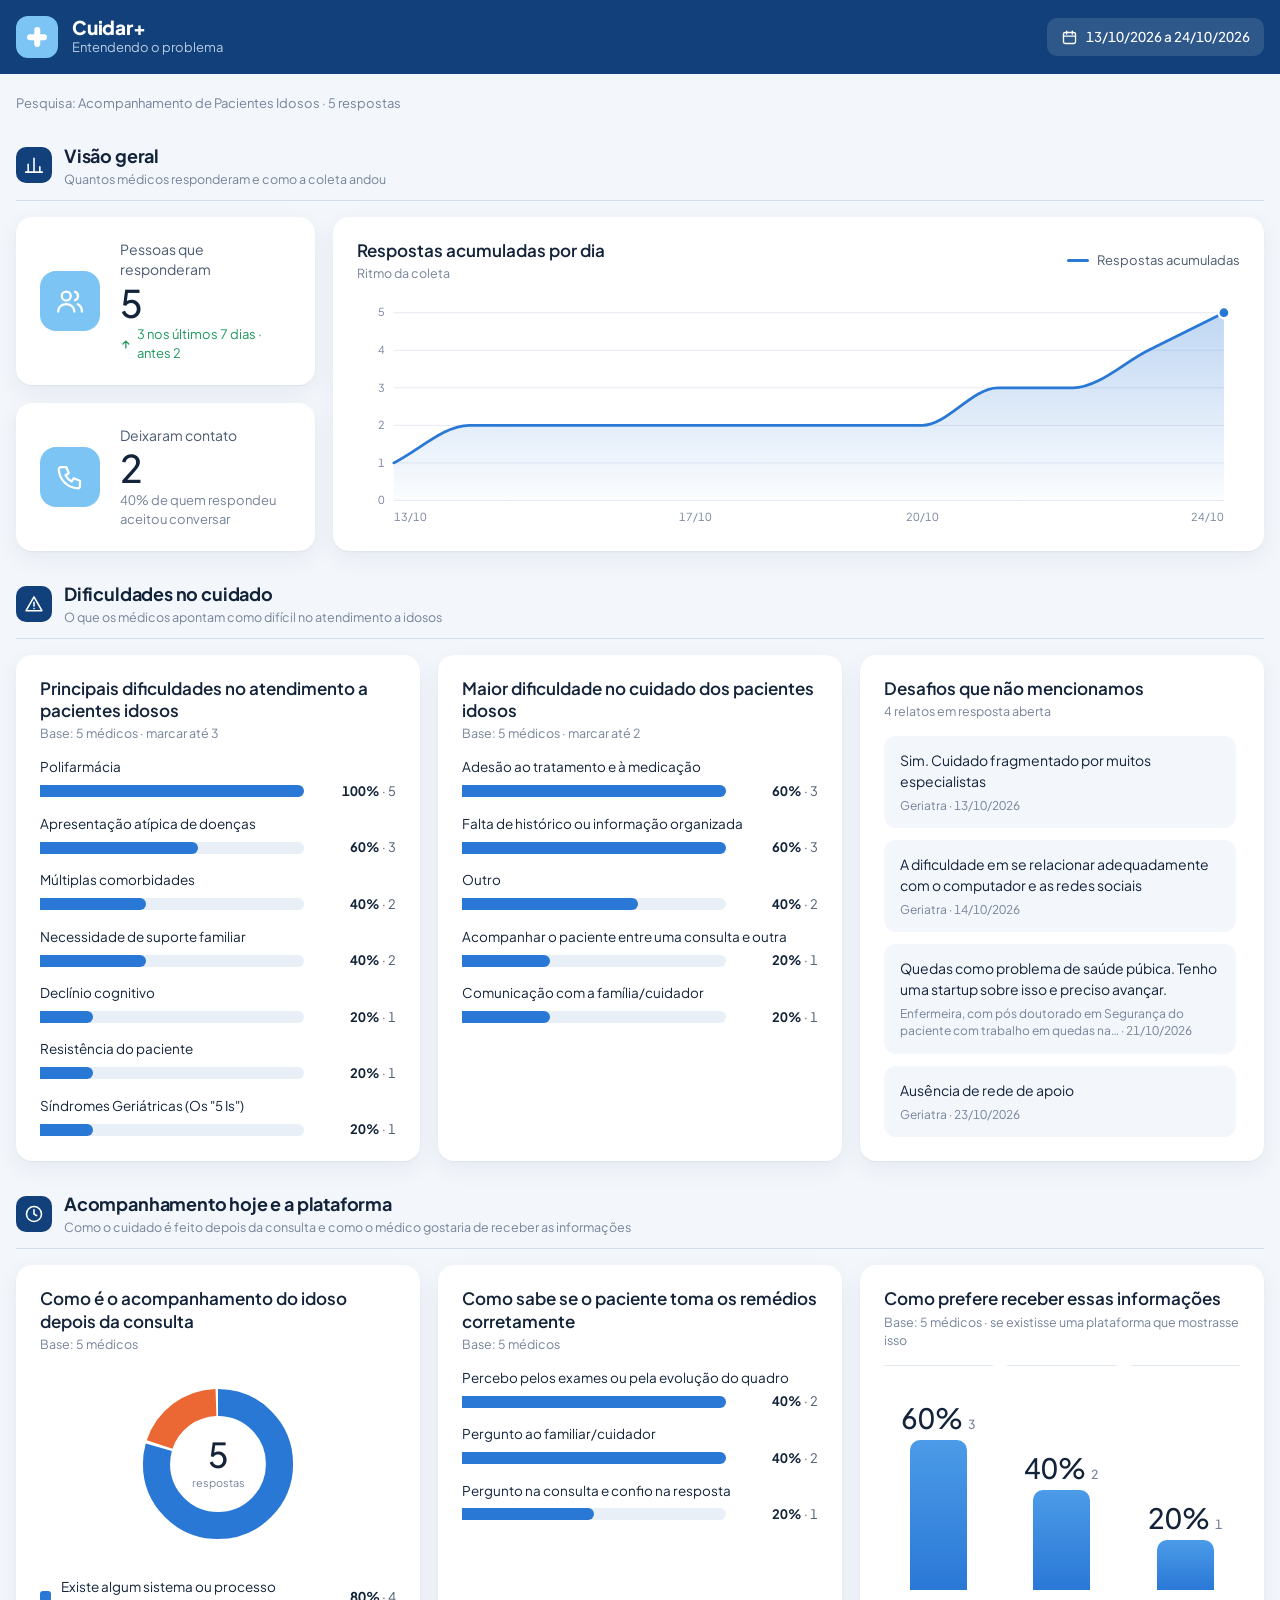
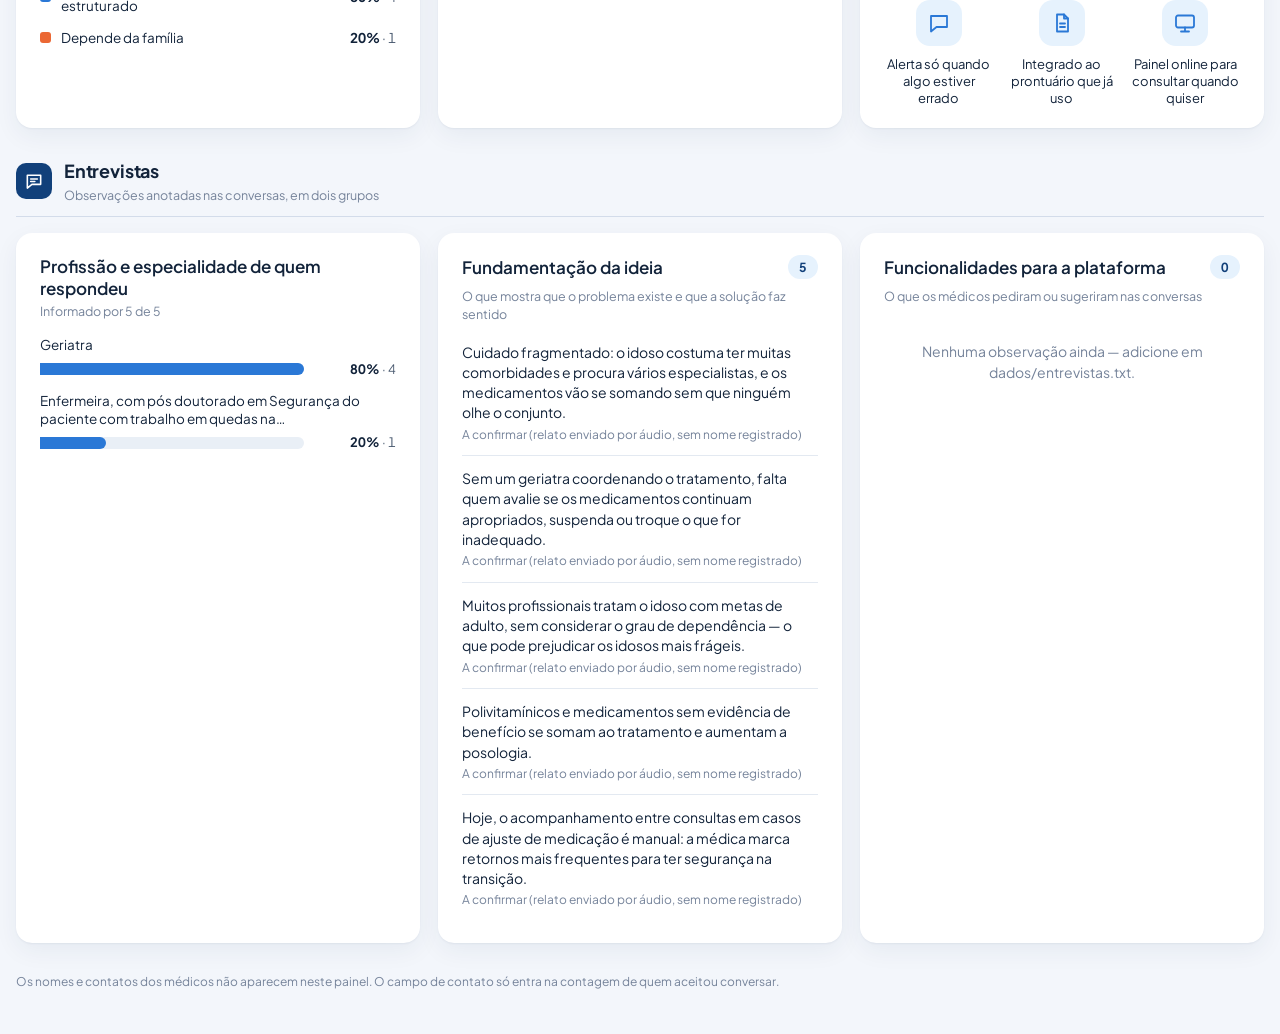
<file: Painel - Formulário I/index.html>
<!doctype html>
<html lang="pt-BR">
<head>
<meta charset="utf-8">
<meta name="viewport" content="width=device-width, initial-scale=1, viewport-fit=cover">
<title>Painel Cuidar+</title>
<link rel="stylesheet" href="https://fonts.googleapis.com/css2?family=Plus+Jakarta+Sans:wght@400;500;600;700;800&display=swap">
<link rel="stylesheet" href="css/estilo.css">
</head>
<body>

<div class="app">
  <header class="top">
    <div class="top-in">
      <div class="brand">
        <span class="logo" aria-hidden="true"></span>
        <div><div class="brand-name">Cuidar+</div><div class="brand-sub">Entendendo o problema</div></div>
      </div>
      <div class="tools">
        <span class="chip" id="period">
          <svg viewBox="0 0 24 24" aria-hidden="true"><rect x="3.5" y="5" width="17" height="15.5" rx="2.5"/><path d="M3.5 10h17M8 3v4M16 3v4"/></svg>
          <span id="period-txt">Período</span>
        </span>
      </div>
    </div>
  </header>

  <main class="main">
    <div class="head-sub" id="meta-text">Pesquisa: Acompanhamento de Pacientes Idosos</div>

    <section class="sec-block">
      <div class="sec"><span class="sec-ico"><svg viewBox="0 0 24 24" aria-hidden="true"><path d="M5 20V11M12 20V4M19 20v-6M2 20.5h20"/></svg></span><div><h2>Visão geral</h2><p>Quantos médicos responderam e como a coleta andou</p></div></div>
      <div class="grid"><div class="stack-col" id="kpis"></div><article class="card c9" id="c-time"></article></div>
    </section>

    <section class="sec-block">
      <div class="sec"><span class="sec-ico"><svg viewBox="0 0 24 24" aria-hidden="true"><path d="M12 3.5l9.5 16.5h-19z"/><path d="M12 10v4.5M12 17.5v.01"/></svg></span><div><h2>Dificuldades no cuidado</h2><p>O que os médicos apontam como difícil no atendimento a idosos</p></div></div>
      <div class="grid">
        <article class="card c4" id="c-dif"></article>
        <article class="card c4" id="c-maior"></article>
        <article class="card c4" id="c-open"></article>
      </div>
    </section>

    <section class="sec-block">
      <div class="sec"><span class="sec-ico"><svg viewBox="0 0 24 24" aria-hidden="true"><circle cx="12" cy="12" r="9"/><path d="M12 7v5l3.2 2"/></svg></span><div><h2>Acompanhamento hoje e a plataforma</h2><p>Como o cuidado é feito depois da consulta e como o médico gostaria de receber as informações</p></div></div>
      <div class="grid">
        <article class="card c4" id="c-apos"></article>
        <article class="card c4" id="c-sabe"></article>
        <article class="card c4" id="c-pref"></article>
      </div>
    </section>

    <section class="sec-block">
      <div class="sec"><span class="sec-ico"><svg viewBox="0 0 24 24" aria-hidden="true"><path d="M4 5h16v11H9.5L4 20.5z"/><path d="M8 9.5h8M8 12.5h5"/></svg></span><div><h2>Entrevistas</h2><p>Observações anotadas nas conversas, em dois grupos</p></div></div>
      <div class="grid" id="ent"></div>
    </section>

    <div class="foot">Os nomes e contatos dos médicos não aparecem neste painel. O campo de contato só entra na contagem de quem aceitou conversar.</div>
  </main>
</div>
<div id="tip" role="status"></div>

<script src="js/dados.js"></script>
<script src="js/app.js"></script>
</body>
</html>
</file>
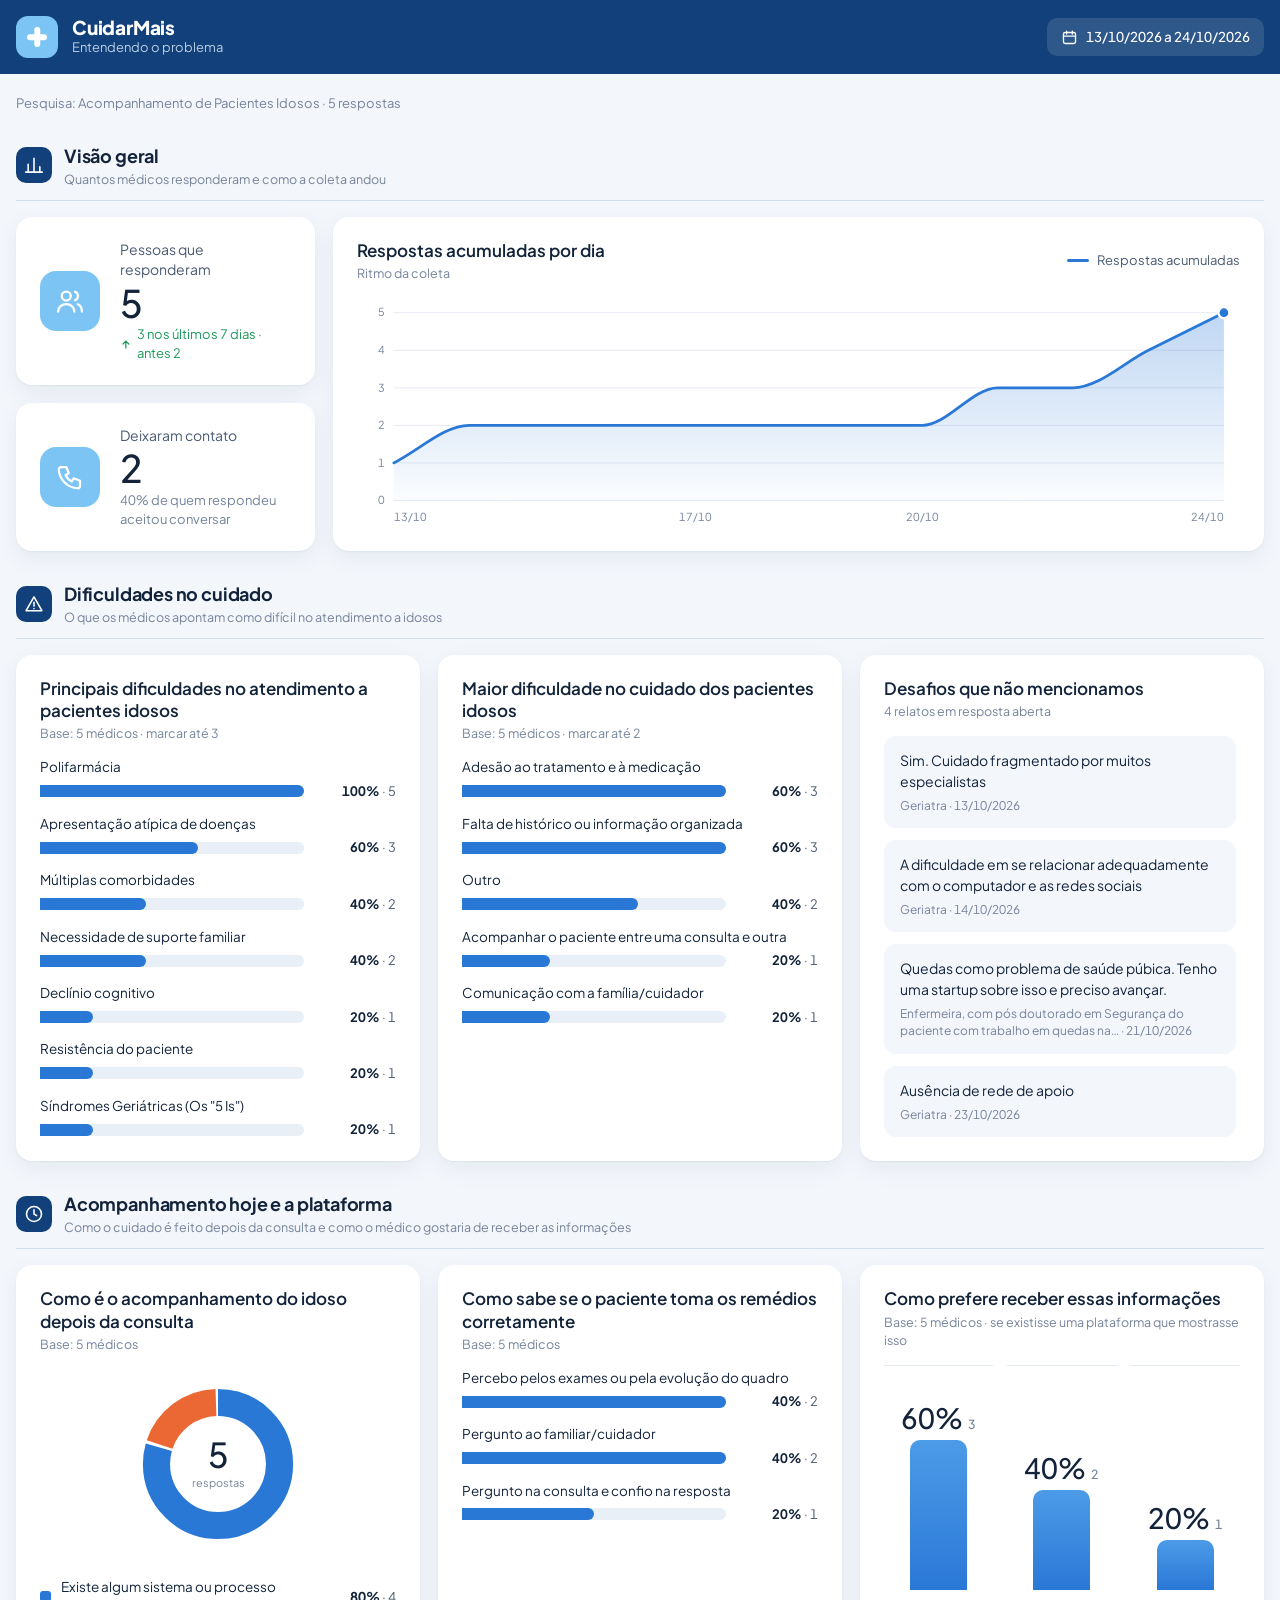
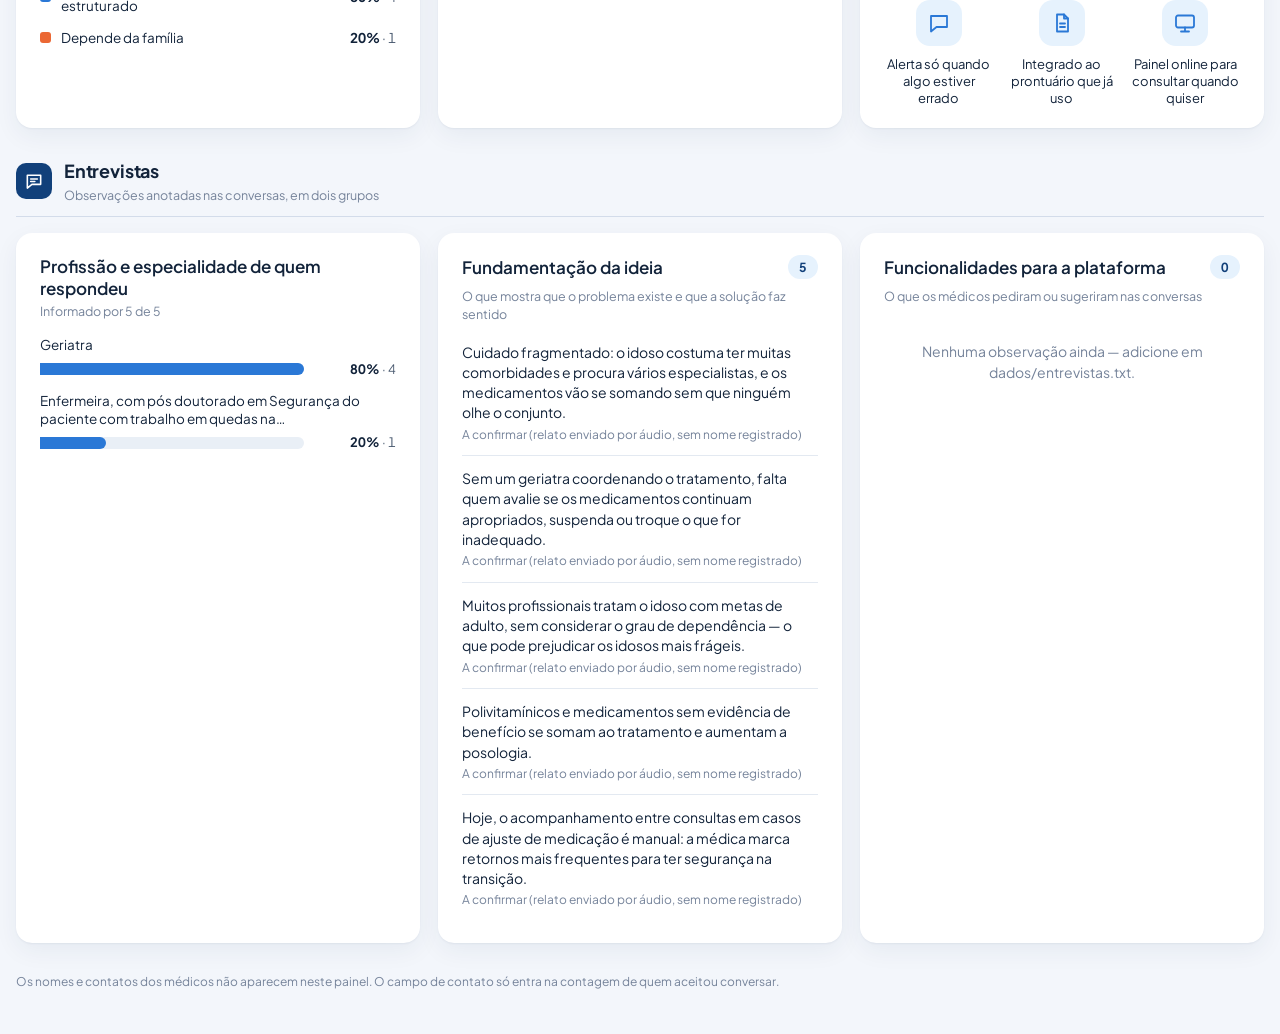
<file: pesquisa/index.html>
<!doctype html>
<html lang="pt-BR">
<head>
<meta charset="utf-8">
<meta name="viewport" content="width=device-width, initial-scale=1, viewport-fit=cover">
<title>Painel CuidarMais</title>
<link rel="stylesheet" href="https://fonts.googleapis.com/css2?family=Plus+Jakarta+Sans:wght@400;500;600;700;800&display=swap">
<link rel="stylesheet" href="css/estilo.css">
</head>
<body>

<div class="app">
  <header class="top">
    <div class="top-in">
      <div class="brand">
        <span class="logo" aria-hidden="true"></span>
        <div><div class="brand-name">CuidarMais</div><div class="brand-sub">Entendendo o problema</div></div>
      </div>
      <div class="tools">
        <span class="chip" id="period">
          <svg viewBox="0 0 24 24" aria-hidden="true"><rect x="3.5" y="5" width="17" height="15.5" rx="2.5"/><path d="M3.5 10h17M8 3v4M16 3v4"/></svg>
          <span id="period-txt">Período</span>
        </span>
      </div>
    </div>
  </header>

  <main class="main">
    <div class="head-sub" id="meta-text">Pesquisa: Acompanhamento de Pacientes Idosos</div>

    <section class="sec-block">
      <div class="sec"><span class="sec-ico"><svg viewBox="0 0 24 24" aria-hidden="true"><path d="M5 20V11M12 20V4M19 20v-6M2 20.5h20"/></svg></span><div><h2>Visão geral</h2><p>Quantos médicos responderam e como a coleta andou</p></div></div>
      <div class="grid"><div class="stack-col" id="kpis"></div><article class="card c9" id="c-time"></article></div>
    </section>

    <section class="sec-block">
      <div class="sec"><span class="sec-ico"><svg viewBox="0 0 24 24" aria-hidden="true"><path d="M12 3.5l9.5 16.5h-19z"/><path d="M12 10v4.5M12 17.5v.01"/></svg></span><div><h2>Dificuldades no cuidado</h2><p>O que os médicos apontam como difícil no atendimento a idosos</p></div></div>
      <div class="grid">
        <article class="card c4" id="c-dif"></article>
        <article class="card c4" id="c-maior"></article>
        <article class="card c4" id="c-open"></article>
      </div>
    </section>

    <section class="sec-block">
      <div class="sec"><span class="sec-ico"><svg viewBox="0 0 24 24" aria-hidden="true"><circle cx="12" cy="12" r="9"/><path d="M12 7v5l3.2 2"/></svg></span><div><h2>Acompanhamento hoje e a plataforma</h2><p>Como o cuidado é feito depois da consulta e como o médico gostaria de receber as informações</p></div></div>
      <div class="grid">
        <article class="card c4" id="c-apos"></article>
        <article class="card c4" id="c-sabe"></article>
        <article class="card c4" id="c-pref"></article>
      </div>
    </section>

    <section class="sec-block">
      <div class="sec"><span class="sec-ico"><svg viewBox="0 0 24 24" aria-hidden="true"><path d="M4 5h16v11H9.5L4 20.5z"/><path d="M8 9.5h8M8 12.5h5"/></svg></span><div><h2>Entrevistas</h2><p>Observações anotadas nas conversas, em dois grupos</p></div></div>
      <div class="grid" id="ent"></div>
    </section>

    <div class="foot">Os nomes e contatos dos médicos não aparecem neste painel. O campo de contato só entra na contagem de quem aceitou conversar.</div>
  </main>
</div>
<div id="tip" role="status"></div>

<script src="js/dados.js"></script>
<script src="js/app.js"></script>
</body>
</html>
</file>
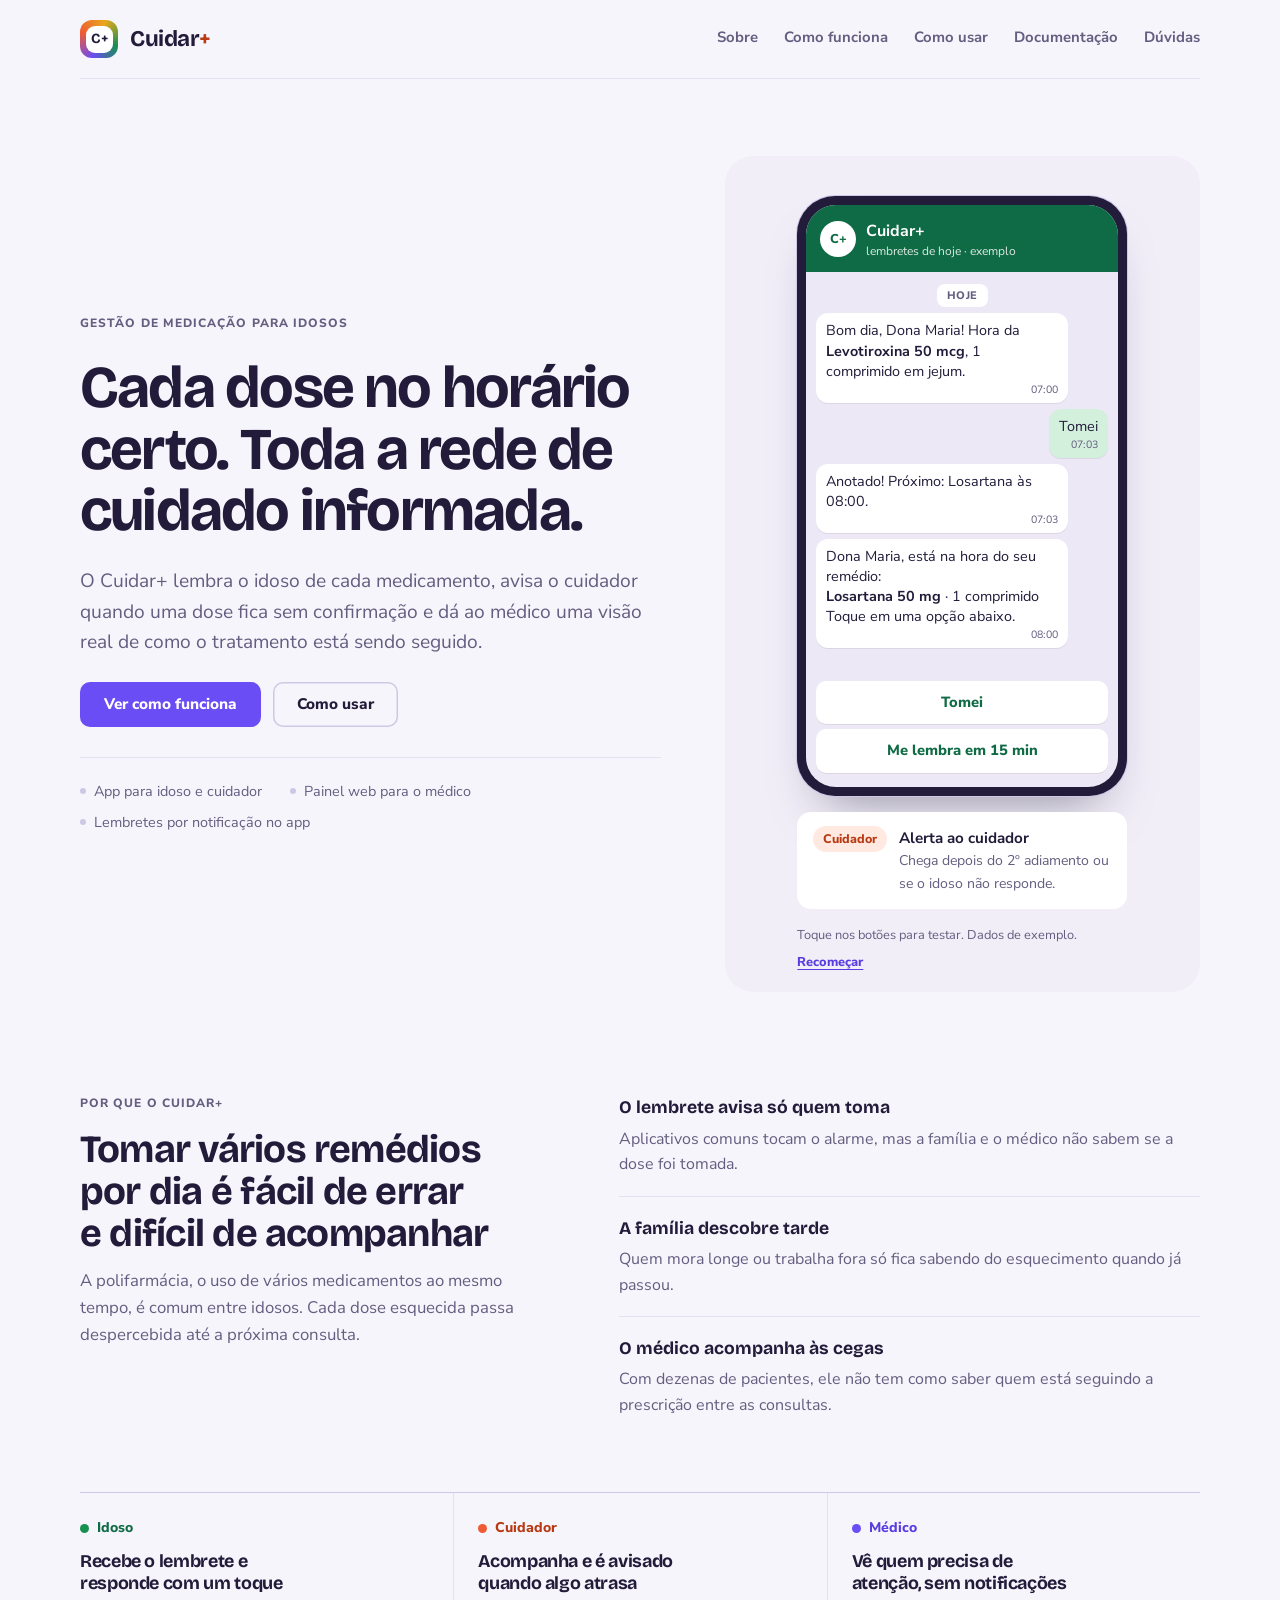
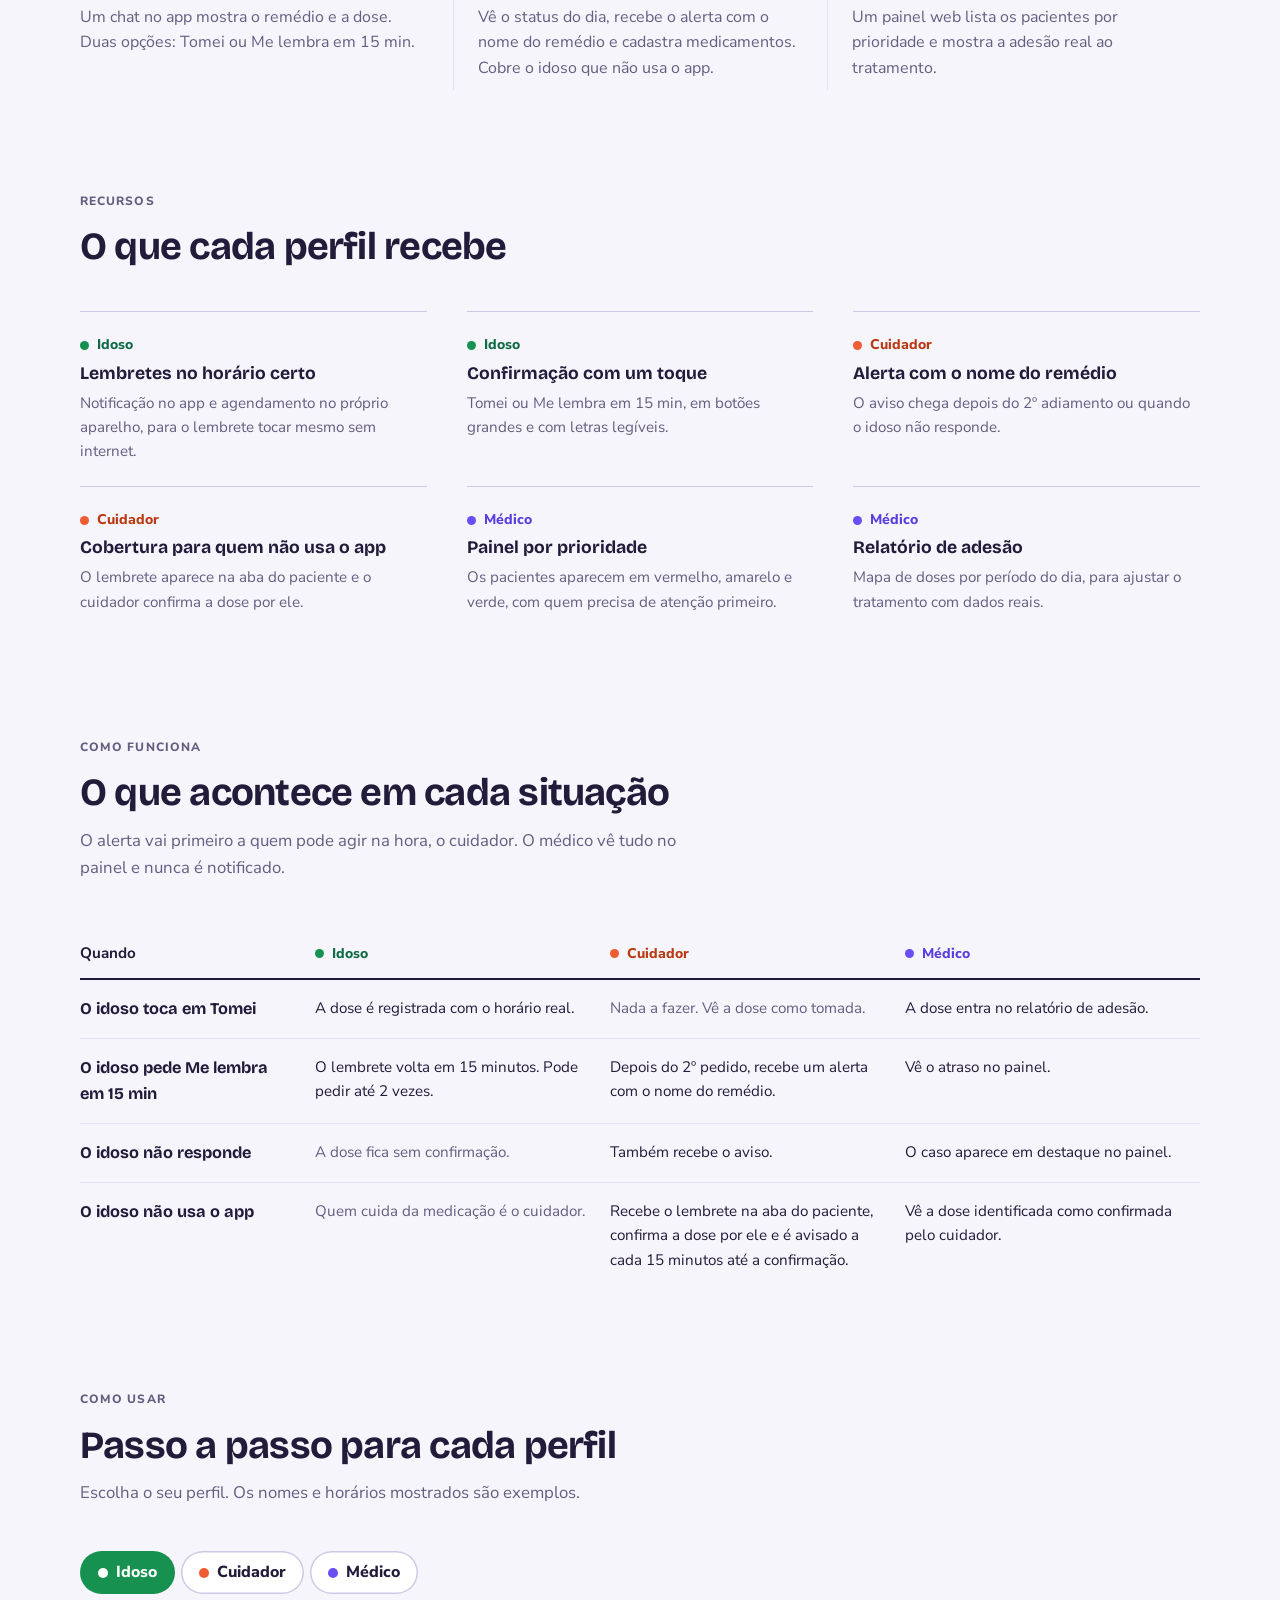
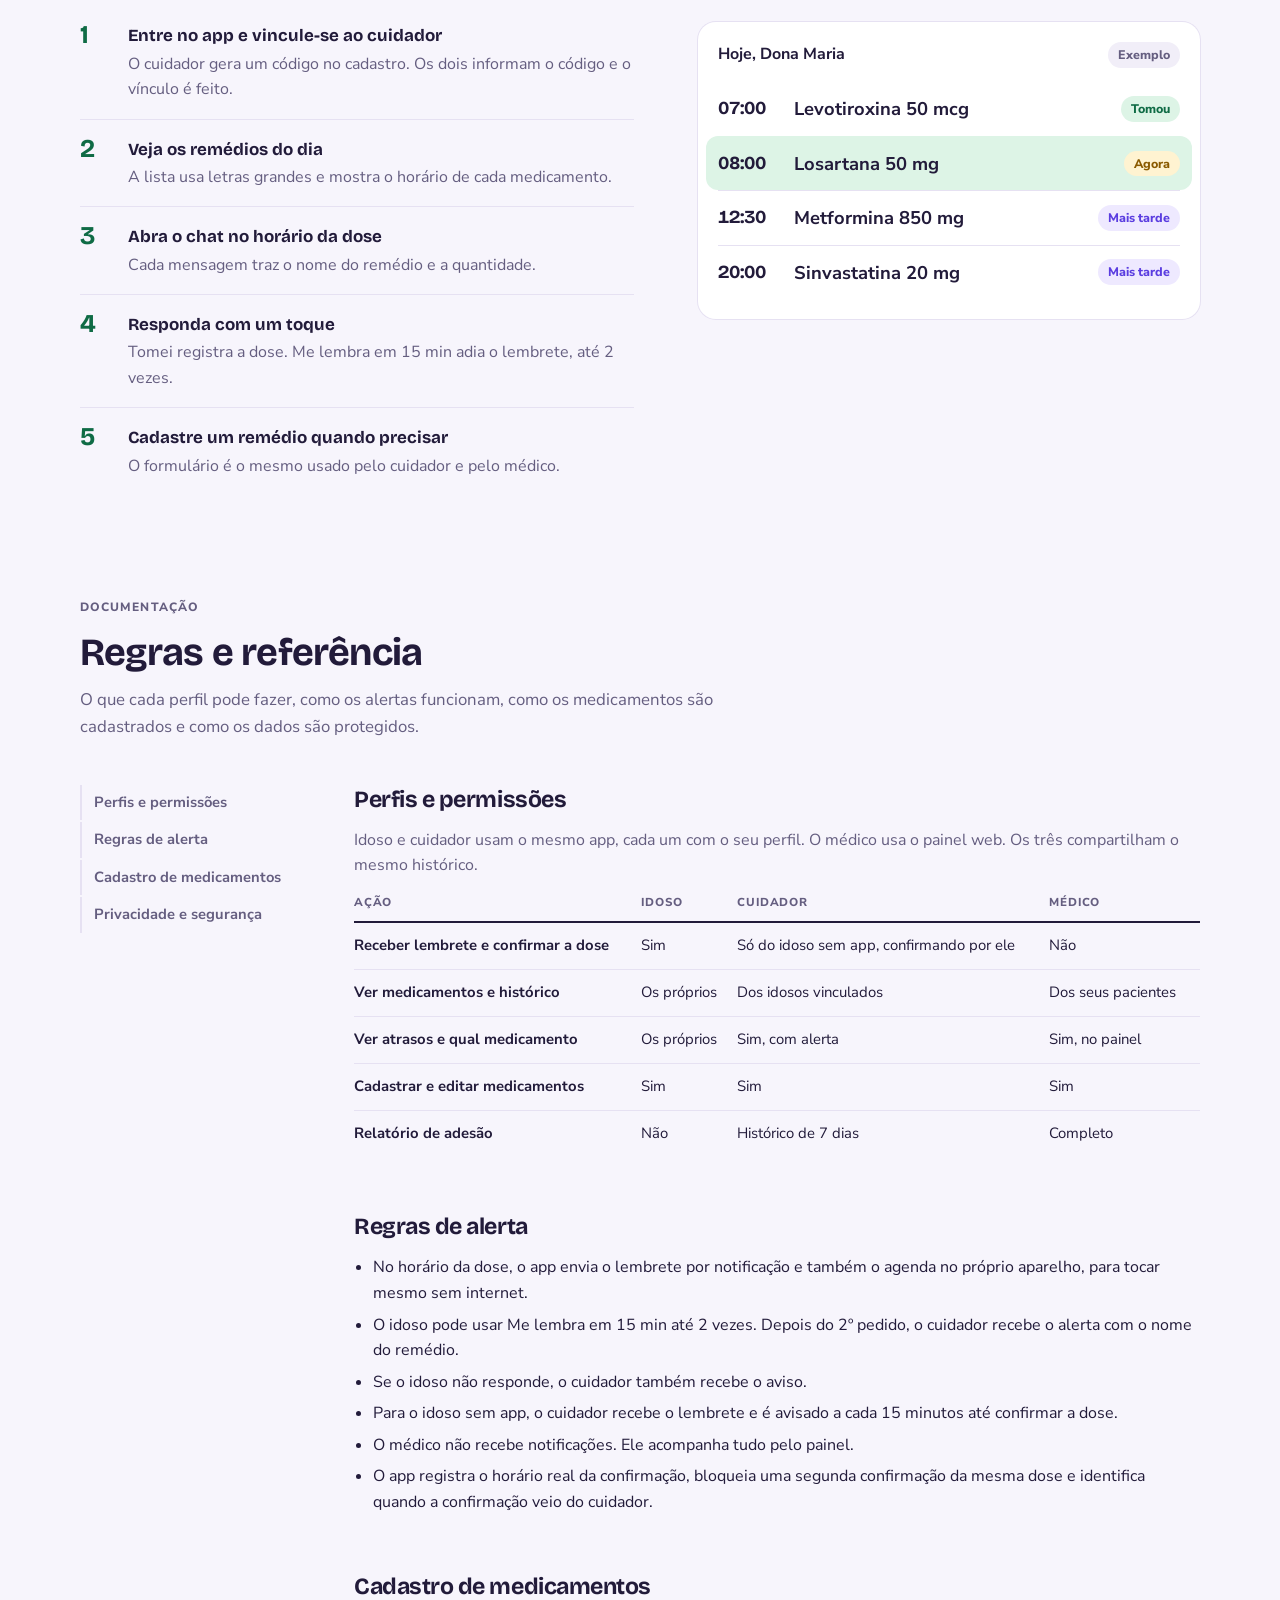
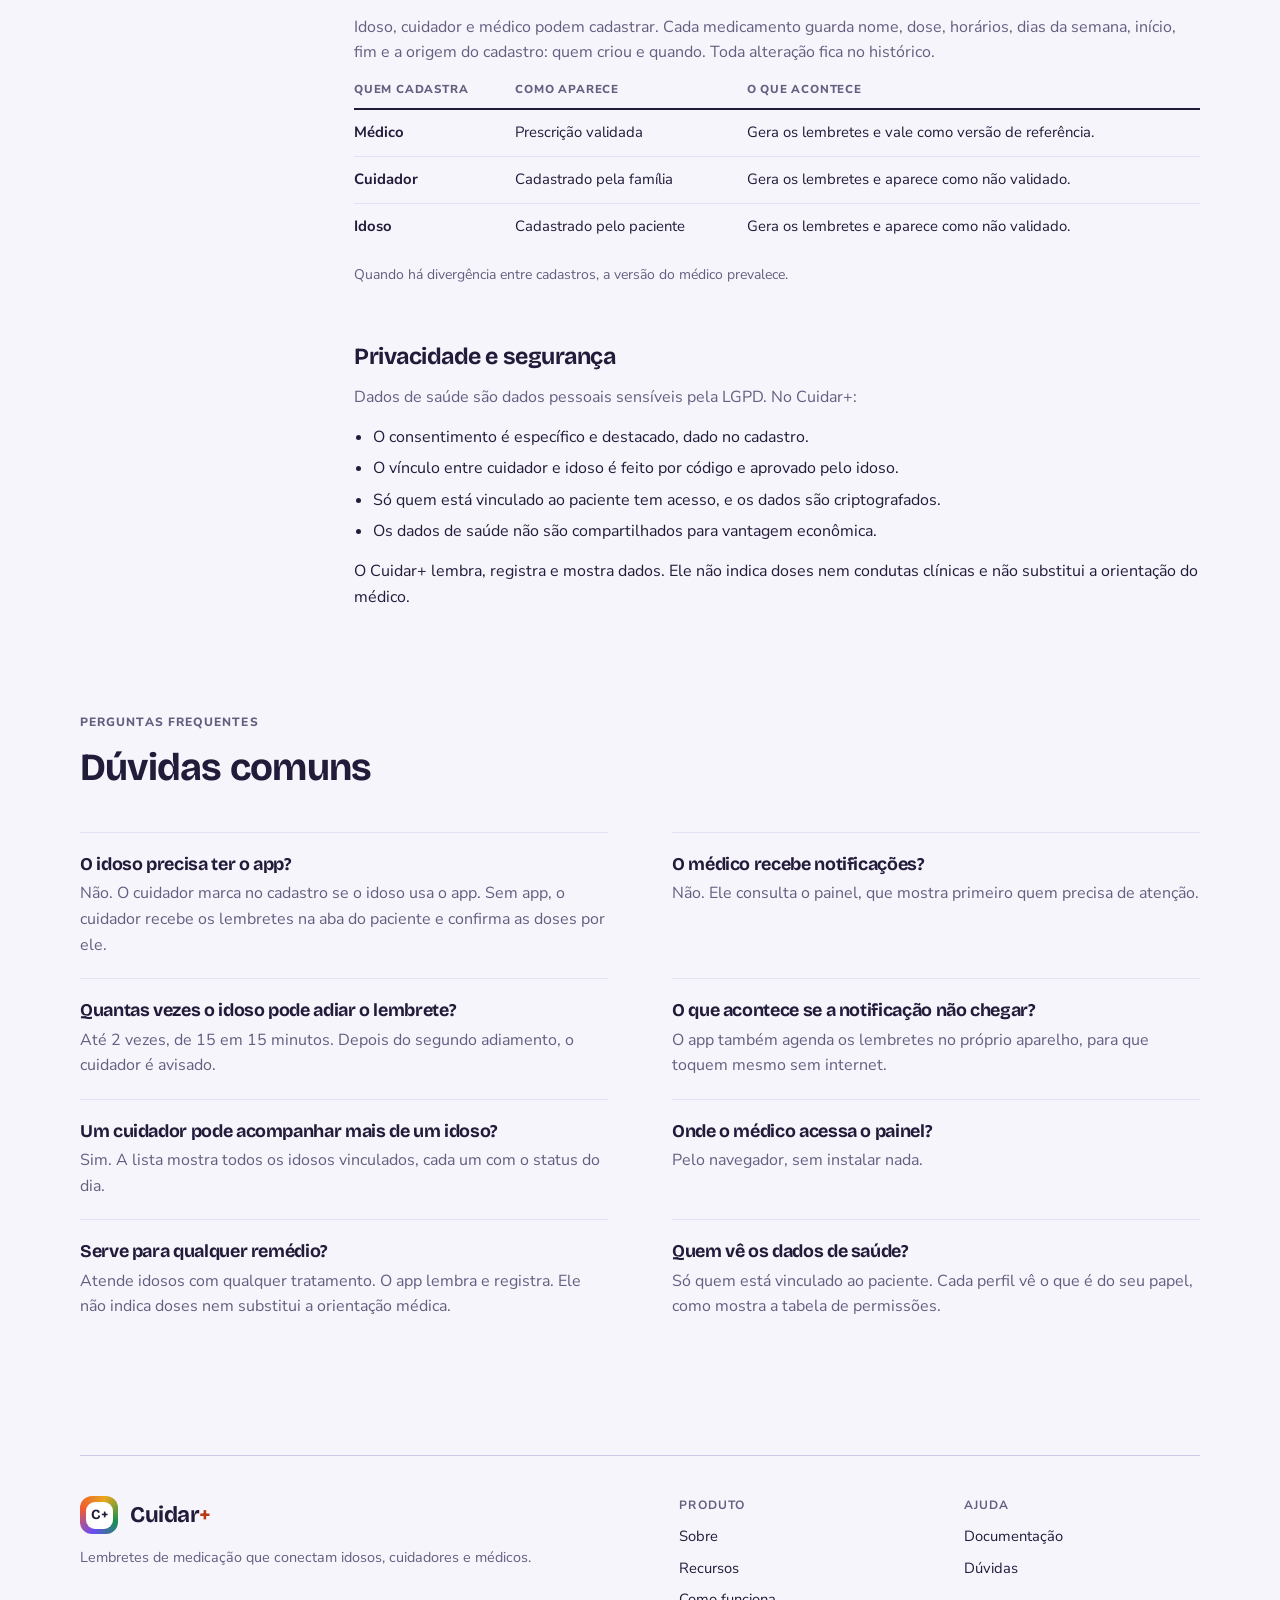
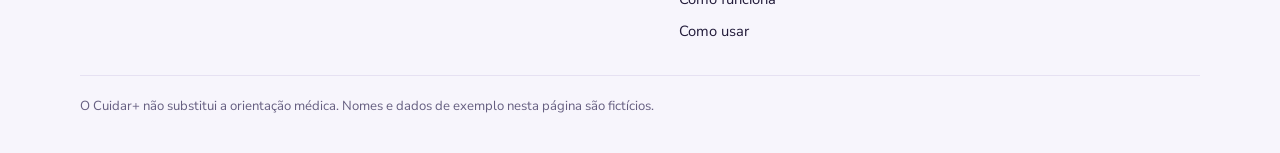
<file: mockup/Cuidar+.html>
<!doctype html><html><head><meta charset=utf8><meta name=viewport content="width=device-width,initial-scale=1,viewport-fit=cover"><style>:root{color-scheme:light;box-sizing:border-box;padding-top:env(safe-area-inset-top,0px);padding-bottom:env(safe-area-inset-bottom,0px)}html{scroll-padding-top:env(safe-area-inset-top,0px)}body{margin:0;padding:0;font:14px -apple-system,BlinkMacSystemFont,sans-serif;background:#fff;color:#000}img{max-width:100%}[hidden]:not([hidden=until-found i]){display:none!important}</style></head><body>
<title>Cuidar+</title>
<meta name="claude:viewport-fit-sides" content="cover">
<link rel="preconnect" href="https://fonts.googleapis.com">
<link rel="preconnect" href="https://fonts.gstatic.com" crossorigin>
<link rel="stylesheet" href="https://fonts.googleapis.com/css2?family=Bricolage+Grotesque:opsz,wght@12..96,600;12..96,700&family=Nunito+Sans:opsz,wght@6..12,400;6..12,600;6..12,700;6..12,800&display=swap">
<style>
/* Layout: hero em duas colunas (texto à esquerda, chat de lembretes interativo sobre uma base suave à direita), seguido de problema, recursos por perfil, matriz "o que acontece quando", uso em abas e documentação com índice lateral. Cores por papel: idoso verde, cuidador coral, médico violeta. */
:root {
  --bg: #F7F5FC;
  --surface: #FFFFFF;
  --surface-2: #F1EEF8;
  --ink: #221B3A;
  --muted: #655E80;
  --line: #E6E1F2;
  --line-strong: #CFC7E6;
  --violet: #6A4DF4;
  --violet-deep: #4F34D0;
  --violet-soft: #EEE9FF;
  --violet-ink: #5A3DE0;
  --coral: #EF5B33;
  --coral-soft: #FFE9E1;
  --coral-ink: #B93A12;
  --green: #17914F;
  --green-soft: #DDF4E6;
  --green-ink: #0F6B45;
  --sun: #E8A81C;
  --sun-soft: #FFF3D1;
  --sun-ink: #8A5A00;
  --red-soft: #FDE3E7;
  --red-ink: #B01E34;
  --on-accent: #FFFFFF;
  --device: #221B3A;
  --chat-bg: #ECE8F6;
  --bubble-in: #FFFFFF;
  --bubble-out: #D3F0DD;
  --chat-head: #0F6B45;
  --font-display: "Bricolage Grotesque", "Segoe UI", system-ui, sans-serif;
  --font-body: "Nunito Sans", "Segoe UI", system-ui, sans-serif;
}
@media (prefers-color-scheme: dark) {
  :root:not([data-theme="light"]) {
    --bg: #15121F; --surface: #1F1A2E; --surface-2: #282238; --ink: #F1EEF9; --muted: #A59FBD; --line: #352E4A; --line-strong: #4A4163;
    --violet: #A28EFF; --violet-deep: #B7A8FF; --violet-soft: #2D2552; --violet-ink: #C4B8FF;
    --coral: #FF8A66; --coral-soft: #3D2419; --coral-ink: #FFA98C;
    --green: #4FD08A; --green-soft: #173324; --green-ink: #7FE0A9;
    --sun: #E0A526; --sun-soft: #3A2E10; --sun-ink: #FFC94D;
    --red-soft: #401B24; --red-ink: #FF9AA9;
    --on-accent: #14101F; --device: #0E0B16; --chat-bg: #17141F; --bubble-in: #262036; --bubble-out: #1D4A35; --chat-head: #134A33;
    color-scheme: dark;
  }
}
:root[data-theme="dark"] {
  --bg: #15121F; --surface: #1F1A2E; --surface-2: #282238; --ink: #F1EEF9; --muted: #A59FBD; --line: #352E4A; --line-strong: #4A4163;
  --violet: #A28EFF; --violet-deep: #B7A8FF; --violet-soft: #2D2552; --violet-ink: #C4B8FF;
  --coral: #FF8A66; --coral-soft: #3D2419; --coral-ink: #FFA98C;
  --green: #4FD08A; --green-soft: #173324; --green-ink: #7FE0A9;
  --sun: #E0A526; --sun-soft: #3A2E10; --sun-ink: #FFC94D;
  --red-soft: #401B24; --red-ink: #FF9AA9;
  --on-accent: #14101F; --device: #0E0B16; --chat-bg: #17141F; --bubble-in: #262036; --bubble-out: #1D4A35; --chat-head: #134A33;
  color-scheme: dark;
}

*, *::before, *::after { box-sizing: border-box; }
html { scroll-behavior: smooth; scroll-padding-top: 16px; }
@media (prefers-reduced-motion: reduce) { html { scroll-behavior: auto; } }
body {
  margin: 0; background: var(--bg); color: var(--ink);
  font-family: var(--font-body); font-size: 16px; line-height: 1.6; -webkit-text-size-adjust: 100%;
  padding-left: max(16px, env(safe-area-inset-left, 0px)); padding-right: max(16px, env(safe-area-inset-right, 0px));
  padding-block: 20px 0;
}
h1, h2, h3, h4 { font-family: var(--font-display); font-weight: 700; margin: 0; text-wrap: balance; letter-spacing: -0.02em; line-height: 1.1; }
h1 { font-size: clamp(2.4rem, 5vw, 3.7rem); letter-spacing: -0.03em; line-height: 1.04; }
h2 { font-size: clamp(1.7rem, 3.2vw, 2.4rem); }
h3 { font-size: 1.12rem; line-height: 1.25; }
p { margin: 0; }
a { color: var(--violet-ink); }
ul, ol { margin: 0; padding: 0; }
button { font: inherit; color: inherit; cursor: pointer; }
:focus-visible { outline: 3px solid var(--violet); outline-offset: 3px; border-radius: 4px; }
.wrap { max-width: 1120px; margin: 0 auto; }
.eyebrow { font-size: .75rem; font-weight: 800; letter-spacing: .09em; text-transform: uppercase; color: var(--muted); }
.muted { color: var(--muted); }
.small { font-size: .875rem; }
section { padding-block: clamp(64px, 8vw, 112px) 0; }
.sec-head { display: flex; flex-direction: column; gap: 14px; max-width: 640px; margin-bottom: clamp(28px, 4vw, 44px); }
.sec-head p { color: var(--muted); font-size: 1.05rem; }

/* papéis */
.role { display: inline-flex; align-items: center; gap: 8px; font-weight: 800; font-size: .88rem; }
.role::before { content: ""; width: 9px; height: 9px; border-radius: 50%; background: var(--c); }
.role.idoso { --c: var(--green); color: var(--green-ink); }
.role.cuidador { --c: var(--coral); color: var(--coral-ink); }
.role.medico { --c: var(--violet); color: var(--violet-ink); }

/* cabeçalho */
.top { display: flex; flex-wrap: wrap; align-items: center; justify-content: space-between; gap: 12px 28px; padding-bottom: 20px; border-bottom: 1px solid var(--line); }
.logo { display: flex; align-items: center; gap: 12px; text-decoration: none; color: var(--ink); }
.logo-mark { width: 38px; height: 38px; border-radius: 12px; display: grid; place-items: center; background: conic-gradient(from 200deg, var(--violet), var(--coral), var(--sun), var(--green), var(--violet)); }
.logo-mark span { width: 27px; height: 27px; border-radius: 9px; background: var(--surface); display: grid; place-items: center; font-family: var(--font-display); font-weight: 700; font-size: 14px; }
.logo b { font-family: var(--font-display); font-weight: 700; font-size: 1.4rem; letter-spacing: -0.02em; }
.logo b em { font-style: normal; color: var(--coral-ink); }
.nav { display: flex; flex-wrap: wrap; gap: 4px 26px; }
.nav a { color: var(--muted); text-decoration: none; font-weight: 700; font-size: .93rem; padding-block: 4px; border-bottom: 2px solid transparent; }
.nav a:hover { color: var(--ink); border-bottom-color: var(--violet); }

/* botões */
.btn { display: inline-flex; align-items: center; justify-content: center; padding: 13px 24px; border-radius: 10px; font-weight: 800; font-size: .96rem; text-decoration: none; border: 0; line-height: 1.2; }
.btn.primary { background: var(--violet); color: var(--on-accent); }
.btn.primary:hover { background: var(--violet-deep); }
.btn.ghost { background: transparent; color: var(--ink); box-shadow: inset 0 0 0 1.5px var(--line-strong); }
.btn.ghost:hover { box-shadow: inset 0 0 0 1.5px var(--violet); }
.chip { display: inline-flex; align-items: center; gap: 6px; padding: 3px 10px; border-radius: 999px; font-size: .78rem; font-weight: 800; white-space: nowrap; }
.chip.ok { background: var(--green-soft); color: var(--green-ink); }
.chip.sun { background: var(--sun-soft); color: var(--sun-ink); }
.chip.red { background: var(--red-soft); color: var(--red-ink); }
.chip.vio { background: var(--violet-soft); color: var(--violet-ink); }
.chip.cor { background: var(--coral-soft); color: var(--coral-ink); }
.chip.mut { background: var(--surface-2); color: var(--muted); }

/* hero */
.hero { display: grid; grid-template-columns: minmax(0, 1.1fr) minmax(0, .9fr); gap: clamp(32px, 5vw, 72px); align-items: center; padding-block: clamp(40px, 6vw, 84px) 0; }
@media (max-width: 900px) { .hero { grid-template-columns: minmax(0, 1fr); } }
.hero-copy { display: flex; flex-direction: column; gap: 24px; align-items: flex-start; }
.lede { font-size: clamp(1.06rem, 1.5vw, 1.2rem); color: var(--muted); max-width: 33em; }
.cta { display: flex; flex-wrap: wrap; gap: 12px; }
.facts { display: flex; flex-wrap: wrap; gap: 8px 28px; list-style: none; margin-top: 6px; padding-top: 22px; border-top: 1px solid var(--line); font-size: .9rem; color: var(--muted); width: 100%; }
.facts li { display: flex; align-items: center; gap: 8px; }
.facts li::before { content: ""; width: 6px; height: 6px; border-radius: 50%; background: var(--line-strong); }

/* celular + chat */
.demo-stage { background: var(--surface-2); border-radius: 28px; padding: clamp(24px, 4vw, 40px) clamp(16px, 3vw, 32px) 20px; display: flex; flex-direction: column; gap: 16px; align-items: center; min-width: 0; }
.phone { width: 100%; max-width: 330px; height: 600px; background: var(--device); border-radius: 38px; padding: 9px; box-shadow: 0 0 0 1px var(--line-strong), 0 30px 50px -28px rgba(34, 27, 58, .5); }
.phone-in { height: 100%; border-radius: 30px; overflow: hidden; display: flex; flex-direction: column; background: var(--chat-bg); }
.chat-head { background: var(--chat-head); color: #FFFFFF; padding: 14px 14px 12px; display: flex; align-items: center; gap: 10px; }
.chat-head .av { width: 36px; height: 36px; border-radius: 50%; background: #FFFFFF; color: #0F6B45; display: grid; place-items: center; font-weight: 800; font-size: .8rem; flex: none; }
.chat-head small { display: block; opacity: .85; font-size: .75rem; line-height: 1.3; }
.msgs { flex: 1; min-height: 0; overflow-y: auto; padding: 12px 10px; display: flex; flex-direction: column; gap: 6px; scroll-behavior: smooth; }
.daychip { align-self: center; background: var(--bubble-in); color: var(--muted); font-size: .68rem; font-weight: 800; padding: 3px 10px; border-radius: 8px; letter-spacing: .05em; }
.msg { max-width: 86%; padding: 7px 10px 5px; border-radius: 12px; background: var(--bubble-in); color: var(--ink); font-size: .9rem; line-height: 1.4; align-self: flex-start; box-shadow: 0 1px 0 rgba(0, 0, 0, .08); }
.msg.out { align-self: flex-end; background: var(--bubble-out); }
.msg .hr { display: block; text-align: right; font-size: .66rem; color: var(--muted); margin-top: 2px; font-variant-numeric: tabular-nums; }
.msg.sys { align-self: center; background: var(--coral-soft); color: var(--coral-ink); font-size: .78rem; font-weight: 700; text-align: center; max-width: 94%; box-shadow: none; }
.qr { padding: 6px 10px 14px; display: flex; flex-direction: column; gap: 5px; }
.qr[hidden] { display: none; }
.qr button { border: 0; background: var(--bubble-in); color: var(--green-ink); font-weight: 800; padding: 10px; border-radius: 10px; font-size: .92rem; box-shadow: 0 1px 0 rgba(0, 0, 0, .08); }
.qr button:hover:not(:disabled) { background: var(--surface-2); }
.qr button:disabled { opacity: .55; cursor: default; }
.alertcard { width: 100%; max-width: 330px; border-radius: 14px; padding: 14px 16px; background: var(--surface); display: grid; grid-template-columns: auto minmax(0, 1fr); gap: 12px; align-items: start; }
.alertcard p { font-size: .88rem; color: var(--muted); }
.alertcard b { display: block; font-size: .95rem; }
.alertcard[data-state="alert"] { background: var(--coral-soft); }
.alertcard[data-state="alert"] p { color: var(--coral-ink); }
.alertcard[data-state="done"] { background: var(--green-soft); }
.alertcard[data-state="done"] p { color: var(--green-ink); }
.demo-foot { display: flex; flex-wrap: wrap; gap: 6px 16px; justify-content: space-between; align-items: center; width: 100%; max-width: 330px; font-size: .8rem; color: var(--muted); }
.link { border: 0; background: none; padding: 0; color: var(--violet-ink); font-weight: 800; font-size: .8rem; text-decoration: underline; text-underline-offset: 3px; }

/* sobre */
.about { display: grid; grid-template-columns: minmax(0, .9fr) minmax(0, 1.1fr); gap: clamp(28px, 5vw, 72px); }
@media (max-width: 860px) { .about { grid-template-columns: minmax(0, 1fr); } }
.problems { list-style: none; display: flex; flex-direction: column; }
.problems li { padding-block: 18px; border-top: 1px solid var(--line); display: flex; flex-direction: column; gap: 4px; }
.problems li:first-child { border-top: 0; padding-top: 0; }
.problems b { font-family: var(--font-display); font-weight: 700; font-size: 1.1rem; }
.problems span { color: var(--muted); }
.trio { display: grid; grid-template-columns: repeat(3, minmax(0, 1fr)); margin-top: clamp(36px, 5vw, 56px); border-top: 1px solid var(--line-strong); }
@media (max-width: 760px) { .trio { grid-template-columns: minmax(0, 1fr); } }
.trio > div { padding: 24px 24px 8px 0; display: flex; flex-direction: column; gap: 10px; }
.trio > div + div { padding-left: 24px; border-left: 1px solid var(--line); }
@media (max-width: 760px) { .trio > div, .trio > div + div { padding: 20px 0 8px; border-left: 0; } .trio > div + div { border-top: 1px solid var(--line); } }
.trio p { color: var(--muted); }

/* recursos */
.features { list-style: none; display: grid; grid-template-columns: repeat(3, minmax(0, 1fr)); gap: 0 40px; }
@media (max-width: 860px) { .features { grid-template-columns: repeat(2, minmax(0, 1fr)); } }
@media (max-width: 560px) { .features { grid-template-columns: minmax(0, 1fr); } }
.features li { padding-block: 22px; border-top: 1px solid var(--line-strong); display: flex; flex-direction: column; gap: 6px; }
.features b { font-family: var(--font-display); font-weight: 700; font-size: 1.1rem; line-height: 1.25; }
.features span.d { color: var(--muted); font-size: .95rem; }

/* matriz */
.tablewrap { overflow-x: auto; }
.matrix { width: 100%; border-collapse: collapse; }
.matrix th, .matrix td { text-align: left; vertical-align: top; padding: 16px 16px 16px 0; border-top: 1px solid var(--line); }
.matrix thead th { border-top: 0; border-bottom: 2px solid var(--ink); padding-bottom: 12px; font-size: .95rem; }
.matrix tbody th { font-family: var(--font-display); font-weight: 700; font-size: 1.02rem; width: 21%; padding-right: 20px; }
.matrix td { font-size: .95rem; width: 26.3%; }
.matrix .off { color: var(--muted); }
.matrix td::before { display: none; }
@media (max-width: 860px) {
  .matrix, .matrix tbody, .matrix tr, .matrix th, .matrix td { display: block; width: auto; }
  .matrix thead { position: absolute; width: 1px; height: 1px; overflow: hidden; clip: rect(0 0 0 0); }
  .matrix tr { padding-block: 18px; border-top: 1px solid var(--line-strong); }
  .matrix th, .matrix td { border: 0; padding: 4px 0; }
  .matrix tbody th { width: auto; font-size: 1.1rem; padding-bottom: 8px; }
  .matrix td { display: grid; grid-template-columns: 74px minmax(0, 1fr); gap: 10px; }
  .matrix td::before { display: block; content: attr(data-label); font-weight: 800; font-size: .82rem; padding-top: 2px; color: var(--c); }
  .matrix td[data-who="idoso"] { --c: var(--green-ink); } .matrix td[data-who="cuidador"] { --c: var(--coral-ink); } .matrix td[data-who="medico"] { --c: var(--violet-ink); }
}

/* como usar */
.tabs { display: flex; flex-wrap: wrap; gap: 6px; margin-bottom: 28px; }
.tabs button { border: 0; border-radius: 999px; padding: 9px 18px; font-weight: 800; background: var(--surface); box-shadow: inset 0 0 0 1.5px var(--line-strong); display: inline-flex; align-items: center; gap: 8px; }
.tabs button .dot { width: 10px; height: 10px; border-radius: 50%; background: var(--c); }
.tabs button[aria-selected="true"] { background: var(--c); color: var(--on-accent); box-shadow: none; }
.tabs button[aria-selected="true"] .dot { background: var(--on-accent); }
.tabs button[data-tab="idoso"] { --c: var(--green); } .tabs button[data-tab="cuidador"] { --c: var(--coral); } .tabs button[data-tab="medico"] { --c: var(--violet); }
.use { display: grid; grid-template-columns: minmax(0, 1.05fr) minmax(0, .95fr); gap: clamp(28px, 5vw, 64px); align-items: start; }
.use[hidden] { display: none; }
@media (max-width: 860px) { .use { grid-template-columns: minmax(0, 1fr); } }
.steps { list-style: none; counter-reset: s; display: flex; flex-direction: column; }
.steps li { counter-increment: s; display: grid; grid-template-columns: 38px minmax(0, 1fr); gap: 10px; padding-block: 16px; border-top: 1px solid var(--line); }
.steps li:first-child { border-top: 0; padding-top: 0; }
.steps li::before { content: counter(s); font-family: var(--font-display); font-weight: 700; font-size: 1.6rem; line-height: 1; color: var(--c); }
.steps b { display: block; font-family: var(--font-display); font-weight: 700; font-size: 1.06rem; margin-bottom: 2px; }
.steps span { color: var(--muted); }
.use.idoso { --c: var(--green-ink); } .use.cuidador { --c: var(--coral-ink); } .use.medico { --c: var(--violet-ink); }
.sample { background: var(--surface); border-radius: 18px; padding: 20px; box-shadow: 0 0 0 1px var(--line); display: flex; flex-direction: column; gap: 14px; min-width: 0; }
.sample-head { display: flex; justify-content: space-between; align-items: baseline; gap: 10px; flex-wrap: wrap; }
.daylist { list-style: none; display: flex; flex-direction: column; }
.daylist li { display: grid; grid-template-columns: 64px minmax(0, 1fr) auto; gap: 12px; align-items: center; padding-block: 12px; border-top: 1px solid var(--line); }
.daylist li:first-child { border-top: 0; }
.daylist time { font-family: var(--font-display); font-weight: 700; font-size: 1.15rem; font-variant-numeric: tabular-nums; }
.daylist .nm { font-weight: 700; }
.daylist.big .nm { font-size: 1.15rem; }
.daylist li.now { background: var(--green-soft); margin-inline: -12px; padding-inline: 12px; border-radius: 12px; border-top-color: transparent; }
.alertline { border-radius: 12px; padding: 12px 14px; background: var(--coral-soft); color: var(--coral-ink); font-weight: 700; font-size: .92rem; }

/* caixa semanal de comprimidos */
.pillbox { display: grid; grid-template-columns: 54px repeat(7, minmax(0, 1fr)); gap: 5px; align-items: center; }
.pillbox .dh { text-align: center; font-size: .72rem; font-weight: 800; color: var(--muted); }
.pillbox .rl { font-size: .78rem; font-weight: 700; color: var(--muted); }
.pillbox i { display: grid; place-items: center; min-height: 40px; border-radius: 10px; font-style: normal; font-weight: 800; font-size: .95rem; }
.pillbox i.ok { background: var(--green-soft); color: var(--green-ink); }
.pillbox i.late { background: var(--sun-soft); color: var(--sun-ink); }
.pillbox i.miss { background: var(--red-soft); color: var(--red-ink); }
.pillbox i.next { background: transparent; color: var(--muted); box-shadow: inset 0 0 0 1.5px var(--line-strong); }
.legend { display: flex; flex-wrap: wrap; gap: 6px 16px; font-size: .78rem; color: var(--muted); }
.legend span { display: inline-flex; align-items: center; gap: 6px; }
.legend b { display: inline-grid; place-items: center; width: 18px; height: 18px; border-radius: 6px; font-size: .72rem; }

/* documentação */
.docs { display: grid; grid-template-columns: 210px minmax(0, 1fr); gap: clamp(28px, 5vw, 64px); align-items: start; }
@media (max-width: 860px) { .docs { grid-template-columns: minmax(0, 1fr); } }
.index { position: sticky; top: 16px; display: flex; flex-direction: column; gap: 2px; }
.index a { color: var(--muted); text-decoration: none; font-weight: 700; font-size: .92rem; padding: 6px 0 6px 12px; border-left: 2px solid var(--line); }
.index a:hover { color: var(--ink); border-left-color: var(--violet); }
@media (max-width: 860px) { .index { position: static; flex-direction: row; flex-wrap: wrap; gap: 6px; } .index a { border: 0; padding: 6px 12px; border-radius: 999px; background: var(--surface-2); } }
.doc { display: flex; flex-direction: column; gap: 56px; min-width: 0; }
.doc article { display: flex; flex-direction: column; gap: 14px; min-width: 0; }
.doc h3 { font-size: 1.45rem; }
.doc ul.list { padding-left: 1.2em; display: flex; flex-direction: column; gap: 6px; }
.doc .lead { color: var(--muted); }
.dtable { width: 100%; min-width: 560px; border-collapse: collapse; font-size: .93rem; }
.dtable th { text-align: left; font-size: .72rem; letter-spacing: .07em; text-transform: uppercase; color: var(--muted); font-weight: 800; padding: 0 14px 10px 0; border-bottom: 2px solid var(--ink); }
.dtable td { padding: 11px 14px 11px 0; border-top: 1px solid var(--line); vertical-align: top; }
.dtable tr:first-child td { border-top: 0; }
.dtable td:first-child { font-weight: 700; }
@media (max-width: 640px) {
  .dtable { min-width: 0; }
  .dtable thead { position: absolute; width: 1px; height: 1px; overflow: hidden; clip: rect(0 0 0 0); }
  .dtable, .dtable tbody, .dtable tr, .dtable td { display: block; }
  .dtable tr { padding-block: 12px; border-top: 1px solid var(--line-strong); }
  .dtable tbody tr:first-child { border-top: 0; padding-top: 0; }
  .dtable td { border: 0; padding: 3px 0; }
  .dtable td:not(:first-child) { display: grid; grid-template-columns: 96px minmax(0, 1fr); gap: 10px; }
  .dtable td:not(:first-child)::before { content: attr(data-label); font-size: .8rem; font-weight: 800; color: var(--muted); padding-top: 2px; }
}

/* faq */
.faq { display: grid; grid-template-columns: repeat(2, minmax(0, 1fr)); gap: 0 clamp(28px, 5vw, 64px); }
@media (max-width: 760px) { .faq { grid-template-columns: minmax(0, 1fr); } }
.faq div { padding-block: 20px; border-top: 1px solid var(--line); display: flex; flex-direction: column; gap: 6px; }
.faq p { color: var(--muted); }

/* rodapé */
footer { margin-top: clamp(72px, 9vw, 120px); padding-block: 40px 36px; border-top: 1px solid var(--line-strong); display: grid; grid-template-columns: minmax(0, 1.4fr) repeat(2, minmax(0, .6fr)); gap: 32px 48px; }
@media (max-width: 760px) { footer { grid-template-columns: minmax(0, 1fr); } }
.foot-brand p { margin-top: 12px; color: var(--muted); font-size: .9rem; max-width: 32em; }
.foot-col { display: flex; flex-direction: column; gap: 8px; font-size: .92rem; }
.foot-col b { font-size: .75rem; letter-spacing: .09em; text-transform: uppercase; color: var(--muted); margin-bottom: 2px; }
.foot-col a { color: var(--ink); text-decoration: none; }
.foot-col a:hover { text-decoration: underline; }
.legal { grid-column: 1 / -1; padding-top: 20px; border-top: 1px solid var(--line); color: var(--muted); font-size: .82rem; }
</style>

<div class="wrap">
  <header class="top">
    <a class="logo" href="#topo" aria-label="Cuidar+, início"><span class="logo-mark"><span>C+</span></span><b>Cuidar<em>+</em></b></a>
    <nav class="nav" aria-label="Seções">
      <a href="#sobre">Sobre</a><a href="#funciona">Como funciona</a><a href="#usar">Como usar</a><a href="#docs">Documentação</a><a href="#duvidas">Dúvidas</a>
    </nav>
  </header>

  <main id="topo">
    <div class="hero">
      <div class="hero-copy">
        <span class="eyebrow">Gestão de medicação para idosos</span>
        <h1>Cada dose no horário certo. Toda a rede de cuidado informada.</h1>
        <p class="lede">O Cuidar+ lembra o idoso de cada medicamento, avisa o cuidador quando uma dose fica sem confirmação e dá ao médico uma visão real de como o tratamento está sendo seguido.</p>
        <div class="cta">
          <a class="btn primary" href="#funciona">Ver como funciona</a>
          <a class="btn ghost" href="#usar">Como usar</a>
        </div>
        <ul class="facts">
          <li>App para idoso e cuidador</li>
          <li>Painel web para o médico</li>
          <li>Lembretes por notificação no app</li>
        </ul>
      </div>

      <div class="demo-stage">
        <div class="phone">
          <div class="phone-in">
            <div class="chat-head"><span class="av">C+</span><div><b>Cuidar+</b><small>lembretes de hoje · exemplo</small></div></div>
            <div class="msgs" id="msgs" aria-live="polite">
              <span class="daychip">HOJE</span>
              <div class="msg">Bom dia, Dona Maria! Hora da <b>Levotiroxina 50 mcg</b>, 1 comprimido em jejum.<span class="hr">07:00</span></div>
              <div class="msg out">Tomei<span class="hr">07:03</span></div>
              <div class="msg">Anotado! Próximo: Losartana às 08:00.<span class="hr">07:03</span></div>
              <div class="msg">Dona Maria, está na hora do seu remédio:<br><b>Losartana 50 mg</b> · 1 comprimido<br>Toque em uma opção abaixo.<span class="hr">08:00</span></div>
            </div>
            <div class="qr" id="qr"><button type="button" data-act="take">Tomei</button><button type="button" data-act="snooze">Me lembra em 15 min</button></div>
          </div>
        </div>
        <div class="alertcard" id="alertcard" data-state="idle" aria-live="polite">
          <span class="chip cor">Cuidador</span>
          <div><b id="alert-title">Alerta ao cuidador</b><p id="alert-text">Chega depois do 2º adiamento ou se o idoso não responde.</p></div>
        </div>
        <div class="demo-foot"><span>Toque nos botões para testar. Dados de exemplo.</span><button type="button" class="link" id="reset">Recomeçar</button></div>
      </div>
    </div>

    <section id="sobre">
      <div class="about">
        <div class="sec-head" style="margin-bottom:0">
          <span class="eyebrow">Por que o Cuidar+</span>
          <h2>Tomar vários remédios por dia é fácil de errar e difícil de acompanhar</h2>
          <p>A polifarmácia, o uso de vários medicamentos ao mesmo tempo, é comum entre idosos. Cada dose esquecida passa despercebida até a próxima consulta.</p>
        </div>
        <ul class="problems">
          <li><b>O lembrete avisa só quem toma</b><span>Aplicativos comuns tocam o alarme, mas a família e o médico não sabem se a dose foi tomada.</span></li>
          <li><b>A família descobre tarde</b><span>Quem mora longe ou trabalha fora só fica sabendo do esquecimento quando já passou.</span></li>
          <li><b>O médico acompanha às cegas</b><span>Com dezenas de pacientes, ele não tem como saber quem está seguindo a prescrição entre as consultas.</span></li>
        </ul>
      </div>

      <div class="trio">
        <div><span class="role idoso">Idoso</span><h3>Recebe o lembrete e responde com um toque</h3><p>Um chat no app mostra o remédio e a dose. Duas opções: Tomei ou Me lembra em 15 min.</p></div>
        <div><span class="role cuidador">Cuidador</span><h3>Acompanha e é avisado quando algo atrasa</h3><p>Vê o status do dia, recebe o alerta com o nome do remédio e cadastra medicamentos. Cobre o idoso que não usa o app.</p></div>
        <div><span class="role medico">Médico</span><h3>Vê quem precisa de atenção, sem notificações</h3><p>Um painel web lista os pacientes por prioridade e mostra a adesão real ao tratamento.</p></div>
      </div>
    </section>

    <section id="recursos">
      <div class="sec-head">
        <span class="eyebrow">Recursos</span>
        <h2>O que cada perfil recebe</h2>
      </div>
      <ul class="features">
        <li><span class="role idoso">Idoso</span><b>Lembretes no horário certo</b><span class="d">Notificação no app e agendamento no próprio aparelho, para o lembrete tocar mesmo sem internet.</span></li>
        <li><span class="role idoso">Idoso</span><b>Confirmação com um toque</b><span class="d">Tomei ou Me lembra em 15 min, em botões grandes e com letras legíveis.</span></li>
        <li><span class="role cuidador">Cuidador</span><b>Alerta com o nome do remédio</b><span class="d">O aviso chega depois do 2º adiamento ou quando o idoso não responde.</span></li>
        <li><span class="role cuidador">Cuidador</span><b>Cobertura para quem não usa o app</b><span class="d">O lembrete aparece na aba do paciente e o cuidador confirma a dose por ele.</span></li>
        <li><span class="role medico">Médico</span><b>Painel por prioridade</b><span class="d">Os pacientes aparecem em vermelho, amarelo e verde, com quem precisa de atenção primeiro.</span></li>
        <li><span class="role medico">Médico</span><b>Relatório de adesão</b><span class="d">Mapa de doses por período do dia, para ajustar o tratamento com dados reais.</span></li>
      </ul>
    </section>

    <section id="funciona">
      <div class="sec-head">
        <span class="eyebrow">Como funciona</span>
        <h2>O que acontece em cada situação</h2>
        <p>O alerta vai primeiro a quem pode agir na hora, o cuidador. O médico vê tudo no painel e nunca é notificado.</p>
      </div>
      <div class="tablewrap">
        <table class="matrix">
          <thead><tr><th scope="col">Quando</th><th scope="col"><span class="role idoso">Idoso</span></th><th scope="col"><span class="role cuidador">Cuidador</span></th><th scope="col"><span class="role medico">Médico</span></th></tr></thead>
          <tbody>
            <tr><th scope="row">O idoso toca em Tomei</th><td data-who="idoso" data-label="Idoso">A dose é registrada com o horário real.</td><td data-who="cuidador" data-label="Cuidador" class="off">Nada a fazer. Vê a dose como tomada.</td><td data-who="medico" data-label="Médico">A dose entra no relatório de adesão.</td></tr>
            <tr><th scope="row">O idoso pede Me lembra em 15 min</th><td data-who="idoso" data-label="Idoso">O lembrete volta em 15 minutos. Pode pedir até 2 vezes.</td><td data-who="cuidador" data-label="Cuidador">Depois do 2º pedido, recebe um alerta com o nome do remédio.</td><td data-who="medico" data-label="Médico">Vê o atraso no painel.</td></tr>
            <tr><th scope="row">O idoso não responde</th><td data-who="idoso" data-label="Idoso" class="off">A dose fica sem confirmação.</td><td data-who="cuidador" data-label="Cuidador">Também recebe o aviso.</td><td data-who="medico" data-label="Médico">O caso aparece em destaque no painel.</td></tr>
            <tr><th scope="row">O idoso não usa o app</th><td data-who="idoso" data-label="Idoso" class="off">Quem cuida da medicação é o cuidador.</td><td data-who="cuidador" data-label="Cuidador">Recebe o lembrete na aba do paciente, confirma a dose por ele e é avisado a cada 15 minutos até a confirmação.</td><td data-who="medico" data-label="Médico">Vê a dose identificada como confirmada pelo cuidador.</td></tr>
          </tbody>
        </table>
      </div>
    </section>

    <section id="usar">
      <div class="sec-head">
        <span class="eyebrow">Como usar</span>
        <h2>Passo a passo para cada perfil</h2>
        <p>Escolha o seu perfil. Os nomes e horários mostrados são exemplos.</p>
      </div>
      <div class="tabs" role="tablist" aria-label="Perfil de uso">
        <button type="button" role="tab" id="t-idoso" data-tab="idoso" aria-selected="true" aria-controls="p-idoso"><span class="dot"></span>Idoso</button>
        <button type="button" role="tab" id="t-cuidador" data-tab="cuidador" aria-selected="false" aria-controls="p-cuidador" tabindex="-1"><span class="dot"></span>Cuidador</button>
        <button type="button" role="tab" id="t-medico" data-tab="medico" aria-selected="false" aria-controls="p-medico" tabindex="-1"><span class="dot"></span>Médico</button>
      </div>

      <div class="use idoso" id="p-idoso" role="tabpanel" aria-labelledby="t-idoso">
        <ol class="steps">
          <li><div><b>Entre no app e vincule-se ao cuidador</b><span>O cuidador gera um código no cadastro. Os dois informam o código e o vínculo é feito.</span></div></li>
          <li><div><b>Veja os remédios do dia</b><span>A lista usa letras grandes e mostra o horário de cada medicamento.</span></div></li>
          <li><div><b>Abra o chat no horário da dose</b><span>Cada mensagem traz o nome do remédio e a quantidade.</span></div></li>
          <li><div><b>Responda com um toque</b><span>Tomei registra a dose. Me lembra em 15 min adia o lembrete, até 2 vezes.</span></div></li>
          <li><div><b>Cadastre um remédio quando precisar</b><span>O formulário é o mesmo usado pelo cuidador e pelo médico.</span></div></li>
        </ol>
        <div class="sample">
          <div class="sample-head"><b>Hoje, Dona Maria</b><span class="chip mut">Exemplo</span></div>
          <ul class="daylist big">
            <li><time>07:00</time><span class="nm">Levotiroxina 50 mcg</span><span class="chip ok">Tomou</span></li>
            <li class="now"><time>08:00</time><span class="nm">Losartana 50 mg</span><span class="chip sun">Agora</span></li>
            <li><time>12:30</time><span class="nm">Metformina 850 mg</span><span class="chip vio">Mais tarde</span></li>
            <li><time>20:00</time><span class="nm">Sinvastatina 20 mg</span><span class="chip vio">Mais tarde</span></li>
          </ul>
        </div>
      </div>

      <div class="use cuidador" id="p-cuidador" role="tabpanel" aria-labelledby="t-cuidador" hidden>
        <ol class="steps">
          <li><div><b>Crie sua conta e cadastre o idoso</b><span>No cadastro, marque se ele usa o app.</span></div></li>
          <li><div><b>Se ele usa o app, vincule pelo código</b><span>Os dois informam o código gerado. Se não usa, o lembrete aparece na aba dele, no seu app.</span></div></li>
          <li><div><b>Cadastre os medicamentos</b><span>Nome, dose, horários, dias da semana, início e fim do tratamento.</span></div></li>
          <li><div><b>Acompanhe o dia de cada idoso</b><span>Veja o que foi tomado, o que atrasou e qual remédio é.</span></div></li>
          <li><div><b>Atenda os alertas</b><span>O alerta chega depois do 2º adiamento ou sem resposta. Para o idoso sem app, confirme a dose na aba dele.</span></div></li>
        </ol>
        <div class="sample">
          <div class="sample-head"><b>Dona Maria, hoje</b><span class="chip mut">Exemplo</span></div>
          <div class="alertline">Alerta: Dona Maria adiou a Losartana 50 mg duas vezes.</div>
          <ul class="daylist">
            <li><time>07:00</time><span class="nm">Levotiroxina 50 mcg</span><span class="chip ok">Tomou 07:03</span></li>
            <li><time>08:00</time><span class="nm">Losartana 50 mg</span><span class="chip red">Sem confirmação</span></li>
            <li><time>12:30</time><span class="nm">Metformina 850 mg</span><span class="chip vio">Mais tarde</span></li>
            <li><time>20:00</time><span class="nm">Sinvastatina 20 mg</span><span class="chip vio">Mais tarde</span></li>
          </ul>
        </div>
      </div>

      <div class="use medico" id="p-medico" role="tabpanel" aria-labelledby="t-medico" hidden>
        <ol class="steps">
          <li><div><b>Entre no painel web</b><span>Cadastre seus pacientes e os medicamentos de cada um. O seu cadastro vale como a prescrição de referência.</span></div></li>
          <li><div><b>Veja primeiro quem precisa de atenção</b><span>A tela inicial ordena os pacientes por prioridade, em vermelho, amarelo e verde.</span></div></li>
          <li><div><b>Abra um paciente</b><span>O relatório mostra a adesão por período do dia: manhã, tarde e noite.</span></div></li>
          <li><div><b>Ajuste o tratamento</b><span>Edite horários e medicamentos. A versão do médico prevalece quando há divergência.</span></div></li>
          <li><div><b>Volte quando quiser</b><span>Não há notificações. O painel está sempre atualizado.</span></div></li>
        </ol>
        <div class="sample">
          <div class="sample-head"><b>Adesão da semana, Dona Maria</b><span class="chip mut">Exemplo</span></div>
          <div class="pillbox" role="img" aria-label="Caixa semanal de comprimidos: na quarta e na sexta, a dose da tarde ficou sem confirmação; na quinta a dose da manhã foi tomada com atraso; no sábado a dose da noite foi tomada com atraso; o domingo ainda está em andamento.">
            <span></span><span class="dh">Seg</span><span class="dh">Ter</span><span class="dh">Qua</span><span class="dh">Qui</span><span class="dh">Sex</span><span class="dh">Sáb</span><span class="dh">Dom</span>
            <span class="rl">Manhã</span><i class="ok">✓</i><i class="ok">✓</i><i class="ok">✓</i><i class="late">!</i><i class="ok">✓</i><i class="ok">✓</i><i class="ok">✓</i>
            <span class="rl">Tarde</span><i class="ok">✓</i><i class="ok">✓</i><i class="miss">×</i><i class="ok">✓</i><i class="miss">×</i><i class="ok">✓</i><i class="next"></i>
            <span class="rl">Noite</span><i class="ok">✓</i><i class="ok">✓</i><i class="ok">✓</i><i class="ok">✓</i><i class="ok">✓</i><i class="late">!</i><i class="next"></i>
          </div>
          <div class="legend"><span><b style="background:var(--green-soft);color:var(--green-ink)">✓</b>Tomou no horário</span><span><b style="background:var(--sun-soft);color:var(--sun-ink)">!</b>Tomou atrasado</span><span><b style="background:var(--red-soft);color:var(--red-ink)">×</b>Sem confirmação</span></div>
        </div>
      </div>
    </section>

    <section id="docs">
      <div class="sec-head">
        <span class="eyebrow">Documentação</span>
        <h2>Regras e referência</h2>
        <p>O que cada perfil pode fazer, como os alertas funcionam, como os medicamentos são cadastrados e como os dados são protegidos.</p>
      </div>
      <div class="docs">
        <nav class="index" aria-label="Índice da documentação">
          <a href="#d-perfis">Perfis e permissões</a><a href="#d-alertas">Regras de alerta</a><a href="#d-cadastro">Cadastro de medicamentos</a><a href="#d-privacidade">Privacidade e segurança</a>
        </nav>
        <div class="doc">
          <article id="d-perfis">
            <h3>Perfis e permissões</h3>
            <p class="lead">Idoso e cuidador usam o mesmo app, cada um com o seu perfil. O médico usa o painel web. Os três compartilham o mesmo histórico.</p>
            <div class="tablewrap"><table class="dtable">
              <thead><tr><th>Ação</th><th>Idoso</th><th>Cuidador</th><th>Médico</th></tr></thead>
              <tbody>
                <tr><td>Receber lembrete e confirmar a dose</td><td>Sim</td><td>Só do idoso sem app, confirmando por ele</td><td>Não</td></tr>
                <tr><td>Ver medicamentos e histórico</td><td>Os próprios</td><td>Dos idosos vinculados</td><td>Dos seus pacientes</td></tr>
                <tr><td>Ver atrasos e qual medicamento</td><td>Os próprios</td><td>Sim, com alerta</td><td>Sim, no painel</td></tr>
                <tr><td>Cadastrar e editar medicamentos</td><td>Sim</td><td>Sim</td><td>Sim</td></tr>
                <tr><td>Relatório de adesão</td><td>Não</td><td>Histórico de 7 dias</td><td>Completo</td></tr>
              </tbody>
            </table></div>
          </article>

          <article id="d-alertas">
            <h3>Regras de alerta</h3>
            <ul class="list">
              <li>No horário da dose, o app envia o lembrete por notificação e também o agenda no próprio aparelho, para tocar mesmo sem internet.</li>
              <li>O idoso pode usar Me lembra em 15 min até 2 vezes. Depois do 2º pedido, o cuidador recebe o alerta com o nome do remédio.</li>
              <li>Se o idoso não responde, o cuidador também recebe o aviso.</li>
              <li>Para o idoso sem app, o cuidador recebe o lembrete e é avisado a cada 15 minutos até confirmar a dose.</li>
              <li>O médico não recebe notificações. Ele acompanha tudo pelo painel.</li>
              <li>O app registra o horário real da confirmação, bloqueia uma segunda confirmação da mesma dose e identifica quando a confirmação veio do cuidador.</li>
            </ul>
          </article>

          <article id="d-cadastro">
            <h3>Cadastro de medicamentos</h3>
            <p class="lead">Idoso, cuidador e médico podem cadastrar. Cada medicamento guarda nome, dose, horários, dias da semana, início, fim e a origem do cadastro: quem criou e quando. Toda alteração fica no histórico.</p>
            <div class="tablewrap"><table class="dtable">
              <thead><tr><th>Quem cadastra</th><th>Como aparece</th><th>O que acontece</th></tr></thead>
              <tbody>
                <tr><td>Médico</td><td>Prescrição validada</td><td>Gera os lembretes e vale como versão de referência.</td></tr>
                <tr><td>Cuidador</td><td>Cadastrado pela família</td><td>Gera os lembretes e aparece como não validado.</td></tr>
                <tr><td>Idoso</td><td>Cadastrado pelo paciente</td><td>Gera os lembretes e aparece como não validado.</td></tr>
              </tbody>
            </table></div>
            <p class="small muted">Quando há divergência entre cadastros, a versão do médico prevalece.</p>
          </article>

          <article id="d-privacidade">
            <h3>Privacidade e segurança</h3>
            <p class="lead">Dados de saúde são dados pessoais sensíveis pela LGPD. No Cuidar+:</p>
            <ul class="list">
              <li>O consentimento é específico e destacado, dado no cadastro.</li>
              <li>O vínculo entre cuidador e idoso é feito por código e aprovado pelo idoso.</li>
              <li>Só quem está vinculado ao paciente tem acesso, e os dados são criptografados.</li>
              <li>Os dados de saúde não são compartilhados para vantagem econômica.</li>
            </ul>
            <p>O Cuidar+ lembra, registra e mostra dados. Ele não indica doses nem condutas clínicas e não substitui a orientação do médico.</p>
          </article>
        </div>
      </div>
    </section>

    <section id="duvidas">
      <div class="sec-head">
        <span class="eyebrow">Perguntas frequentes</span>
        <h2>Dúvidas comuns</h2>
      </div>
      <div class="faq">
        <div><h3>O idoso precisa ter o app?</h3><p>Não. O cuidador marca no cadastro se o idoso usa o app. Sem app, o cuidador recebe os lembretes na aba do paciente e confirma as doses por ele.</p></div>
        <div><h3>O médico recebe notificações?</h3><p>Não. Ele consulta o painel, que mostra primeiro quem precisa de atenção.</p></div>
        <div><h3>Quantas vezes o idoso pode adiar o lembrete?</h3><p>Até 2 vezes, de 15 em 15 minutos. Depois do segundo adiamento, o cuidador é avisado.</p></div>
        <div><h3>O que acontece se a notificação não chegar?</h3><p>O app também agenda os lembretes no próprio aparelho, para que toquem mesmo sem internet.</p></div>
        <div><h3>Um cuidador pode acompanhar mais de um idoso?</h3><p>Sim. A lista mostra todos os idosos vinculados, cada um com o status do dia.</p></div>
        <div><h3>Onde o médico acessa o painel?</h3><p>Pelo navegador, sem instalar nada.</p></div>
        <div><h3>Serve para qualquer remédio?</h3><p>Atende idosos com qualquer tratamento. O app lembra e registra. Ele não indica doses nem substitui a orientação médica.</p></div>
        <div><h3>Quem vê os dados de saúde?</h3><p>Só quem está vinculado ao paciente. Cada perfil vê o que é do seu papel, como mostra a tabela de permissões.</p></div>
      </div>
    </section>
  </main>

  <footer>
    <div class="foot-brand">
      <a class="logo" href="#topo" aria-label="Voltar ao topo"><span class="logo-mark"><span>C+</span></span><b>Cuidar<em>+</em></b></a>
      <p>Lembretes de medicação que conectam idosos, cuidadores e médicos.</p>
    </div>
    <div class="foot-col"><b>Produto</b><a href="#sobre">Sobre</a><a href="#recursos">Recursos</a><a href="#funciona">Como funciona</a><a href="#usar">Como usar</a></div>
    <div class="foot-col"><b>Ajuda</b><a href="#docs">Documentação</a><a href="#duvidas">Dúvidas</a></div>
    <p class="legal">O Cuidar+ não substitui a orientação médica. Nomes e dados de exemplo nesta página são fictícios.</p>
  </footer>
</div>

<script>
(function () {
  /* tabelas da documentação: rótulos das células para o celular */
  document.querySelectorAll('.dtable').forEach(function (t) {
    var h = Array.prototype.map.call(t.querySelectorAll('thead th'), function (x) { return x.textContent; });
    t.querySelectorAll('tbody tr').forEach(function (r) {
      Array.prototype.forEach.call(r.children, function (c, i) { if (i > 0) c.setAttribute('data-label', h[i]); });
    });
  });

  /* abas de uso */
  var tabs = Array.prototype.slice.call(document.querySelectorAll('.tabs [role="tab"]'));
  function select(tab) {
    tabs.forEach(function (t) {
      var on = t === tab;
      t.setAttribute('aria-selected', on ? 'true' : 'false');
      t.tabIndex = on ? 0 : -1;
      document.getElementById(t.getAttribute('aria-controls')).hidden = !on;
    });
  }
  tabs.forEach(function (t, i) {
    t.addEventListener('click', function () { select(t); });
    t.addEventListener('keydown', function (e) {
      var j = e.key === 'ArrowRight' ? i + 1 : e.key === 'ArrowLeft' ? i - 1 : -1;
      if (j < 0) return;
      var n = tabs[(j + tabs.length) % tabs.length];
      select(n); n.focus(); e.preventDefault();
    });
  });

  /* demo do chat */
  var msgs = document.getElementById('msgs'), qr = document.getElementById('qr'), card = document.getElementById('alertcard');
  var cTitle = document.getElementById('alert-title'), cText = document.getElementById('alert-text');
  var initMsgs = msgs.innerHTML, initQr = qr.innerHTML, initTitle = cTitle.textContent, initText = cText.textContent;
  var snoozes = 0, busy = false, timer = null;
  var takeAt = ['08:03', '08:17', '08:33'];
  function bottom() { msgs.scrollTop = msgs.scrollHeight; }
  bottom();
  window.addEventListener('load', bottom);
  if (document.fonts && document.fonts.ready) document.fonts.ready.then(bottom);

  function add(cls, html, time) {
    var d = document.createElement('div');
    d.className = 'msg' + (cls ? ' ' + cls : '');
    d.innerHTML = html + (time ? '<span class="hr">' + time + '</span>' : '');
    msgs.appendChild(d);
    bottom();
  }
  function setCard(state, title, text) { card.dataset.state = state; cTitle.textContent = title; cText.textContent = text; }
  function reset() {
    clearTimeout(timer); busy = false; snoozes = 0;
    msgs.innerHTML = initMsgs; qr.innerHTML = initQr; qr.hidden = false; bottom();
    setCard('idle', initTitle, initText);
  }
  qr.addEventListener('click', function (e) {
    var b = e.target.closest('button'); if (!b || busy) return;
    if (b.dataset.act === 'take') {
      var t = takeAt[snoozes];
      add('out', 'Tomei', t + ' ✓✓');
      add('', 'Perfeito, Dona Maria! Registrado. Próximo: <b>Metformina 850 mg</b> às 12:30.', t);
      qr.hidden = true;
      if (snoozes === 2) setCard('done', 'Dose registrada às ' + t, 'A dose foi confirmada depois do alerta. O relatório do médico mostra o atraso.');
      else setCard('done', 'Dose registrada às ' + t, 'A dose foi confirmada sem precisar de alerta ao cuidador.');
    } else if (b.dataset.act === 'snooze') {
      busy = true; snoozes += 1;
      qr.querySelectorAll('button').forEach(function (x) { x.disabled = true; });
      if (snoozes === 1) {
        add('out', 'Me lembra em 15 min', '08:01 ✓✓');
        add('', 'Combinado! Te chamo de novo às 08:16.', '08:01');
        timer = setTimeout(function () {
          add('', 'Dona Maria, passando de novo: <b>Losartana 50 mg</b>. Já tomou?', '08:16');
          qr.querySelectorAll('button').forEach(function (x) { x.disabled = false; });
          busy = false;
        }, 700);
      } else {
        add('out', 'Me lembra em 15 min', '08:17 ✓✓');
        add('', 'Combinado! Te chamo de novo às 08:32.', '08:17');
        add('sys', 'O cuidador recebeu um alerta sobre a Losartana 50 mg.', '');
        setCard('alert', 'Alerta enviado ao cuidador', 'Dona Maria adiou a Losartana 50 mg duas vezes. O alerta traz o nome do remédio.');
        timer = setTimeout(function () {
          add('', 'Dona Maria, passando de novo: <b>Losartana 50 mg</b>. Já tomou?', '08:32');
          qr.innerHTML = '<button type="button" data-act="take">Tomei</button>';
          busy = false;
        }, 700);
      }
    }
  });
  document.getElementById('reset').addEventListener('click', reset);
})();
</script>

</body></html>
</file>
<file: Painel - Formulário I/css/estilo.css>
/* Layout: faixa azul-marinho no topo (como no cabeçalho de um relatório de BI),
   tela única em seções com título, cartões brancos de sombra suave. Modo claro fixo. */
:root {
  color-scheme: light;
  --bg: #f3f6fb;
  --surface: #ffffff;
  --ink: #12233a;
  --ink-2: #4a5a70;
  --ink-3: #75839a;
  --line: #e3e9f1;
  --track: #e9eff6;
  --navy: #11407a;
  --navy-ink: #b9cde6;
  --accent: #2a78d6;
  --sky: #7cc4f4;
  --s2: #eb6834;
  --s3: #1baf7a;
  --s4: #eda100;
  --s5: #e87ba4;
  --up: #1d9a5b;
  --down: #d64545;
  --shadow: 0 1px 2px rgba(17, 44, 80, .05), 0 8px 24px rgba(17, 44, 80, .06);
  --font: "Plus Jakarta Sans", "Segoe UI", system-ui, -apple-system, sans-serif;
}
* { box-sizing: border-box; }
html, body { margin: 0; }
body {
  background: var(--bg); color: var(--ink);
  font-family: var(--font); font-size: 14px; line-height: 1.45; font-variant-numeric: tabular-nums;
}

/* Cabeçalho */
.top { background: var(--navy); color: #fff; }
.top-in {
  max-width: 1360px; margin: 0 auto; display: flex; flex-wrap: wrap; align-items: center; justify-content: space-between; gap: 12px 18px;
  padding-block: 16px; padding-left: max(16px, env(safe-area-inset-left, 0px)); padding-right: max(16px, env(safe-area-inset-right, 0px));
}
.brand { display: flex; align-items: center; gap: 14px; color: #fff; }
.logo { width: 42px; height: 42px; border-radius: 12px; background: var(--sky); position: relative; flex: none; }
.logo::before, .logo::after { content: ""; position: absolute; background: #fff; border-radius: 3px; left: 50%; top: 50%; transform: translate(-50%, -50%); }
.logo::before { width: 20px; height: 5.5px; } .logo::after { width: 5.5px; height: 20px; }
.brand-name { font-size: 19px; font-weight: 800; letter-spacing: -.01em; line-height: 1.1; }
.brand-sub { font-size: 13px; color: var(--navy-ink); }
.tools { display: flex; flex-wrap: wrap; align-items: center; gap: 10px; }
.chip { display: inline-flex; align-items: center; gap: 8px; background: rgba(255, 255, 255, .12); color: #fff; border-radius: 10px; padding: 9px 14px; font-size: 13.5px; font-weight: 500; }
.chip svg { width: 17px; height: 17px; stroke: currentColor; fill: none; stroke-width: 1.9; stroke-linecap: round; stroke-linejoin: round; }

/* Área principal */
.main {
  max-width: 1360px; margin: 0 auto; display: flex; flex-direction: column; gap: 30px;
  padding-block: 20px 44px; padding-left: max(16px, env(safe-area-inset-left, 0px)); padding-right: max(16px, env(safe-area-inset-right, 0px));
}
.head-sub { font-size: 13px; color: var(--ink-3); }
.sec-block { display: flex; flex-direction: column; gap: 16px; }
.sec { display: flex; align-items: center; gap: 12px; padding-bottom: 12px; border-bottom: 1.5px solid #d3dcea; }
.sec-ico { width: 36px; height: 36px; border-radius: 10px; background: var(--navy); display: grid; place-items: center; flex: none; }
.sec-ico svg { width: 20px; height: 20px; stroke: #fff; fill: none; stroke-width: 1.9; stroke-linecap: round; stroke-linejoin: round; }
.sec h2 { margin: 0; font-size: 18px; font-weight: 700; letter-spacing: -.01em; }
.sec p { margin: 1px 0 0; font-size: 12.5px; color: var(--ink-3); }

.grid { display: grid; grid-template-columns: repeat(12, minmax(0, 1fr)); gap: 18px; }
.card { background: var(--surface); border-radius: 16px; padding: 22px 24px; box-shadow: var(--shadow); min-width: 0; display: flex; flex-direction: column; gap: 16px; }
.c3 { grid-column: span 3; } .c4 { grid-column: span 4; } .c9 { grid-column: span 9; } .c12 { grid-column: span 12; }
.stack-col { grid-column: span 3; display: flex; flex-direction: column; gap: 18px; min-width: 0; }
.stack-col .card { flex: 1; }
@media (max-width: 1100px) {
  .c3, .c9, .stack-col { grid-column: span 12; }
  .c4 { grid-column: span 6; }
  .stack-col { flex-direction: row; flex-wrap: wrap; } .stack-col .card { flex: 1 1 260px; }
}
@media (max-width: 700px) { .c4 { grid-column: span 12; } }

.card-head h3 { margin: 0; font-size: 17px; font-weight: 600; line-height: 1.3; }
.card-head p { margin: 3px 0 0; font-size: 12.5px; color: var(--ink-3); }

/* Placares com ícone */
.kpi { flex-direction: row; align-items: center; gap: 20px; }
.kpi-ico { width: 60px; height: 60px; border-radius: 16px; background: var(--sky); display: grid; place-items: center; flex: none; }
.kpi-ico svg { width: 30px; height: 30px; stroke: #fff; fill: none; stroke-width: 1.8; stroke-linecap: round; stroke-linejoin: round; }
.kpi-body { min-width: 0; display: flex; flex-direction: column; gap: 2px; }
.kpi-label { font-size: 14px; color: var(--ink-2); }
.kpi-num { font-size: 38px; font-weight: 500; line-height: 1.1; letter-spacing: -.02em; }
.kpi-note { display: inline-flex; align-items: center; gap: 5px; font-size: 13px; color: var(--ink-3); }
.kpi-note.up { color: var(--up); } .kpi-note.down { color: var(--down); }
.kpi-note svg { width: 13px; height: 13px; stroke: currentColor; fill: none; stroke-width: 2.6; stroke-linecap: round; stroke-linejoin: round; }

/* Barras horizontais */
.bars { display: flex; flex-direction: column; gap: 14px; }
.bar-row { display: flex; flex-direction: column; gap: 6px; }
.bar-label { font-size: 13.5px; line-height: 1.3; overflow-wrap: anywhere; }
.bar-line { display: flex; align-items: center; gap: 12px; }
.bar-track { flex: 1; min-width: 0; height: 12px; background: var(--track); border-radius: 0 6px 6px 0; }
.bar-fill { height: 100%; background: var(--accent); border-radius: 0 6px 6px 0; min-width: 3px; transition: width .35s ease; }
.bar-val { flex: none; min-width: 80px; text-align: right; font-size: 13px; color: var(--ink-2); }
.bar-val b { color: var(--ink); font-weight: 700; }
.bar-row:hover .bar-fill { filter: brightness(1.12); }
@media (prefers-reduced-motion: reduce) { .bar-fill, .col-bar { transition: none; } }

/* Rosca */
.donut-wrap { display: flex; flex-wrap: wrap; justify-content: center; align-items: center; gap: 18px 24px; }
.donut { width: 190px; height: 190px; flex: none; max-width: 100%; }
.donut circle { transition: opacity .15s; }
.donut:hover circle:not(:hover) { opacity: .55; }
.donut .c-big { font-size: 38px; font-weight: 500; fill: var(--ink); }
.donut .c-small { font-size: 12px; fill: var(--ink-3); }
.legend { flex: 1 1 100%; min-width: 0; display: flex; flex-direction: column; gap: 12px; }
.legend-row { display: flex; align-items: center; gap: 10px; font-size: 13.5px; }
.sw { width: 11px; height: 11px; border-radius: 3px; flex: none; }
.legend-row .nm { flex: 1; min-width: 0; overflow-wrap: anywhere; }
.legend-row .nv { color: var(--ink-2); }
.legend-row .nv b { color: var(--ink); }

/* Colunas (preferência) */
.cols { display: grid; grid-template-columns: repeat(var(--n), minmax(0, 1fr)); gap: 14px; align-items: end; }
.col-plot { height: 210px; display: flex; flex-direction: column; justify-content: flex-end; align-items: center; gap: 8px; }
.col-val { font-size: 28px; font-weight: 500; line-height: 1; }
.col-val small { font-size: 12.5px; color: var(--ink-3); font-weight: 500; margin-left: 5px; }
.col-bar { width: min(76%, 120px); background: linear-gradient(180deg, #4b9be8, var(--accent)); border-radius: 10px 10px 0 0; transition: height .35s ease; }
.col:hover .col-bar { filter: brightness(1.1); }
.col { border-top: 1px solid var(--line); padding-top: 14px; display: flex; flex-direction: column; align-items: center; gap: 10px; text-align: center; min-width: 0; }
.col-ico { width: 46px; height: 46px; border-radius: 14px; background: #e6f2fd; display: grid; place-items: center; }
.col-ico svg { width: 24px; height: 24px; stroke: var(--accent); fill: none; stroke-width: 1.8; stroke-linecap: round; stroke-linejoin: round; }
.col-lab { font-size: 13px; line-height: 1.3; overflow-wrap: anywhere; }

/* Linha do tempo */
.legend-inline { display: flex; align-items: center; gap: 8px; font-size: 13px; color: var(--ink-2); }
.legend-inline i { width: 22px; height: 3px; border-radius: 2px; background: var(--accent); display: inline-block; }
.chart-svg { width: 100%; height: auto; display: block; touch-action: pan-y; }
.chart-svg text { fill: var(--ink-3); font-family: var(--font); font-size: 12px; }
.grid-line { stroke: var(--line); stroke-width: 1; }
.line { fill: none; stroke: var(--accent); stroke-width: 3; stroke-linejoin: round; stroke-linecap: round; }
.dot { fill: var(--accent); stroke: var(--surface); stroke-width: 2.5; }
.cross { stroke: var(--ink-3); stroke-width: 1; stroke-dasharray: 3 3; }

/* Textos e listas */
.quotes { display: grid; grid-template-columns: minmax(0, 1fr); gap: 12px; max-height: 420px; overflow-y: auto; padding-right: 4px; }
.quote { background: var(--bg); border-radius: 12px; padding: 14px 16px; display: flex; flex-direction: column; gap: 6px; min-width: 0; }
.quote p { margin: 0; overflow-wrap: anywhere; }
.quote small { color: var(--ink-3); font-size: 12px; }
.obs-head { display: flex; align-items: center; gap: 10px; }
.obs-head h3 { margin: 0; font-size: 17px; font-weight: 600; flex: 1; min-width: 0; }
.count { font-size: 12.5px; font-weight: 700; padding: 3px 11px; border-radius: 999px; background: #e6f2fd; color: var(--navy); }
.sub { color: var(--ink-3); font-size: 12.5px; margin-top: -8px; }
.obs-list { list-style: none; margin: 0; padding: 0; display: flex; flex-direction: column; }
.obs-list li { padding: 12px 0; border-top: 1px solid var(--line); display: flex; flex-direction: column; gap: 3px; overflow-wrap: anywhere; }
.obs-list li:first-child { border-top: 0; padding-top: 2px; }
.obs-list small { color: var(--ink-3); font-size: 12px; }
.empty { color: var(--ink-3); padding: 20px 0; text-align: center; }
.foot { font-size: 12px; color: var(--ink-3); }

#tip {
  position: fixed; z-index: 60; pointer-events: none; opacity: 0;
  background: var(--ink); color: #fff; padding: 8px 11px; border-radius: 8px;
  font-size: 12.5px; line-height: 1.35; max-width: 280px; transition: opacity .12s;
}
</file>
<file: pesquisa/css/estilo.css>
/* Layout: faixa azul-marinho no topo (como no cabeçalho de um relatório de BI),
   tela única em seções com título, cartões brancos de sombra suave. Modo claro fixo. */
:root {
  color-scheme: light;
  --bg: #f3f6fb;
  --surface: #ffffff;
  --ink: #12233a;
  --ink-2: #4a5a70;
  --ink-3: #75839a;
  --line: #e3e9f1;
  --track: #e9eff6;
  --navy: #11407a;
  --navy-ink: #b9cde6;
  --accent: #2a78d6;
  --sky: #7cc4f4;
  --s2: #eb6834;
  --s3: #1baf7a;
  --s4: #eda100;
  --s5: #e87ba4;
  --up: #1d9a5b;
  --down: #d64545;
  --shadow: 0 1px 2px rgba(17, 44, 80, .05), 0 8px 24px rgba(17, 44, 80, .06);
  --font: "Plus Jakarta Sans", "Segoe UI", system-ui, -apple-system, sans-serif;
}
* { box-sizing: border-box; }
html, body { margin: 0; }
body {
  background: var(--bg); color: var(--ink);
  font-family: var(--font); font-size: 14px; line-height: 1.45; font-variant-numeric: tabular-nums;
}

/* Cabeçalho */
.top { background: var(--navy); color: #fff; }
.top-in {
  max-width: 1360px; margin: 0 auto; display: flex; flex-wrap: wrap; align-items: center; justify-content: space-between; gap: 12px 18px;
  padding-block: 16px; padding-left: max(16px, env(safe-area-inset-left, 0px)); padding-right: max(16px, env(safe-area-inset-right, 0px));
}
.brand { display: flex; align-items: center; gap: 14px; color: #fff; }
.logo { width: 42px; height: 42px; border-radius: 12px; background: var(--sky); position: relative; flex: none; }
.logo::before, .logo::after { content: ""; position: absolute; background: #fff; border-radius: 3px; left: 50%; top: 50%; transform: translate(-50%, -50%); }
.logo::before { width: 20px; height: 5.5px; } .logo::after { width: 5.5px; height: 20px; }
.brand-name { font-size: 19px; font-weight: 800; letter-spacing: -.01em; line-height: 1.1; }
.brand-sub { font-size: 13px; color: var(--navy-ink); }
.tools { display: flex; flex-wrap: wrap; align-items: center; gap: 10px; }
.chip { display: inline-flex; align-items: center; gap: 8px; background: rgba(255, 255, 255, .12); color: #fff; border-radius: 10px; padding: 9px 14px; font-size: 13.5px; font-weight: 500; }
.chip svg { width: 17px; height: 17px; stroke: currentColor; fill: none; stroke-width: 1.9; stroke-linecap: round; stroke-linejoin: round; }

/* Área principal */
.main {
  max-width: 1360px; margin: 0 auto; display: flex; flex-direction: column; gap: 30px;
  padding-block: 20px 44px; padding-left: max(16px, env(safe-area-inset-left, 0px)); padding-right: max(16px, env(safe-area-inset-right, 0px));
}
.head-sub { font-size: 13px; color: var(--ink-3); }
.sec-block { display: flex; flex-direction: column; gap: 16px; }
.sec { display: flex; align-items: center; gap: 12px; padding-bottom: 12px; border-bottom: 1.5px solid #d3dcea; }
.sec-ico { width: 36px; height: 36px; border-radius: 10px; background: var(--navy); display: grid; place-items: center; flex: none; }
.sec-ico svg { width: 20px; height: 20px; stroke: #fff; fill: none; stroke-width: 1.9; stroke-linecap: round; stroke-linejoin: round; }
.sec h2 { margin: 0; font-size: 18px; font-weight: 700; letter-spacing: -.01em; }
.sec p { margin: 1px 0 0; font-size: 12.5px; color: var(--ink-3); }

.grid { display: grid; grid-template-columns: repeat(12, minmax(0, 1fr)); gap: 18px; }
.card { background: var(--surface); border-radius: 16px; padding: 22px 24px; box-shadow: var(--shadow); min-width: 0; display: flex; flex-direction: column; gap: 16px; }
.c3 { grid-column: span 3; } .c4 { grid-column: span 4; } .c9 { grid-column: span 9; } .c12 { grid-column: span 12; }
.stack-col { grid-column: span 3; display: flex; flex-direction: column; gap: 18px; min-width: 0; }
.stack-col .card { flex: 1; }
@media (max-width: 1100px) {
  .c3, .c9, .stack-col { grid-column: span 12; }
  .c4 { grid-column: span 6; }
  .stack-col { flex-direction: row; flex-wrap: wrap; } .stack-col .card { flex: 1 1 260px; }
}
@media (max-width: 700px) { .c4 { grid-column: span 12; } }

.card-head h3 { margin: 0; font-size: 17px; font-weight: 600; line-height: 1.3; }
.card-head p { margin: 3px 0 0; font-size: 12.5px; color: var(--ink-3); }

/* Placares com ícone */
.kpi { flex-direction: row; align-items: center; gap: 20px; }
.kpi-ico { width: 60px; height: 60px; border-radius: 16px; background: var(--sky); display: grid; place-items: center; flex: none; }
.kpi-ico svg { width: 30px; height: 30px; stroke: #fff; fill: none; stroke-width: 1.8; stroke-linecap: round; stroke-linejoin: round; }
.kpi-body { min-width: 0; display: flex; flex-direction: column; gap: 2px; }
.kpi-label { font-size: 14px; color: var(--ink-2); }
.kpi-num { font-size: 38px; font-weight: 500; line-height: 1.1; letter-spacing: -.02em; }
.kpi-note { display: inline-flex; align-items: center; gap: 5px; font-size: 13px; color: var(--ink-3); }
.kpi-note.up { color: var(--up); } .kpi-note.down { color: var(--down); }
.kpi-note svg { width: 13px; height: 13px; stroke: currentColor; fill: none; stroke-width: 2.6; stroke-linecap: round; stroke-linejoin: round; }

/* Barras horizontais */
.bars { display: flex; flex-direction: column; gap: 14px; }
.bar-row { display: flex; flex-direction: column; gap: 6px; }
.bar-label { font-size: 13.5px; line-height: 1.3; overflow-wrap: anywhere; }
.bar-line { display: flex; align-items: center; gap: 12px; }
.bar-track { flex: 1; min-width: 0; height: 12px; background: var(--track); border-radius: 0 6px 6px 0; }
.bar-fill { height: 100%; background: var(--accent); border-radius: 0 6px 6px 0; min-width: 3px; transition: width .35s ease; }
.bar-val { flex: none; min-width: 80px; text-align: right; font-size: 13px; color: var(--ink-2); }
.bar-val b { color: var(--ink); font-weight: 700; }
.bar-row:hover .bar-fill { filter: brightness(1.12); }
@media (prefers-reduced-motion: reduce) { .bar-fill, .col-bar { transition: none; } }

/* Rosca */
.donut-wrap { display: flex; flex-wrap: wrap; justify-content: center; align-items: center; gap: 18px 24px; }
.donut { width: 190px; height: 190px; flex: none; max-width: 100%; }
.donut circle { transition: opacity .15s; }
.donut:hover circle:not(:hover) { opacity: .55; }
.donut .c-big { font-size: 38px; font-weight: 500; fill: var(--ink); }
.donut .c-small { font-size: 12px; fill: var(--ink-3); }
.legend { flex: 1 1 100%; min-width: 0; display: flex; flex-direction: column; gap: 12px; }
.legend-row { display: flex; align-items: center; gap: 10px; font-size: 13.5px; }
.sw { width: 11px; height: 11px; border-radius: 3px; flex: none; }
.legend-row .nm { flex: 1; min-width: 0; overflow-wrap: anywhere; }
.legend-row .nv { color: var(--ink-2); }
.legend-row .nv b { color: var(--ink); }

/* Colunas (preferência) */
.cols { display: grid; grid-template-columns: repeat(var(--n), minmax(0, 1fr)); gap: 14px; align-items: end; }
.col-plot { height: 210px; display: flex; flex-direction: column; justify-content: flex-end; align-items: center; gap: 8px; }
.col-val { font-size: 28px; font-weight: 500; line-height: 1; }
.col-val small { font-size: 12.5px; color: var(--ink-3); font-weight: 500; margin-left: 5px; }
.col-bar { width: min(76%, 120px); background: linear-gradient(180deg, #4b9be8, var(--accent)); border-radius: 10px 10px 0 0; transition: height .35s ease; }
.col:hover .col-bar { filter: brightness(1.1); }
.col { border-top: 1px solid var(--line); padding-top: 14px; display: flex; flex-direction: column; align-items: center; gap: 10px; text-align: center; min-width: 0; }
.col-ico { width: 46px; height: 46px; border-radius: 14px; background: #e6f2fd; display: grid; place-items: center; }
.col-ico svg { width: 24px; height: 24px; stroke: var(--accent); fill: none; stroke-width: 1.8; stroke-linecap: round; stroke-linejoin: round; }
.col-lab { font-size: 13px; line-height: 1.3; overflow-wrap: anywhere; }

/* Linha do tempo */
.legend-inline { display: flex; align-items: center; gap: 8px; font-size: 13px; color: var(--ink-2); }
.legend-inline i { width: 22px; height: 3px; border-radius: 2px; background: var(--accent); display: inline-block; }
.chart-svg { width: 100%; height: auto; display: block; touch-action: pan-y; }
.chart-svg text { fill: var(--ink-3); font-family: var(--font); font-size: 12px; }
.grid-line { stroke: var(--line); stroke-width: 1; }
.line { fill: none; stroke: var(--accent); stroke-width: 3; stroke-linejoin: round; stroke-linecap: round; }
.dot { fill: var(--accent); stroke: var(--surface); stroke-width: 2.5; }
.cross { stroke: var(--ink-3); stroke-width: 1; stroke-dasharray: 3 3; }

/* Textos e listas */
.quotes { display: grid; grid-template-columns: minmax(0, 1fr); gap: 12px; max-height: 420px; overflow-y: auto; padding-right: 4px; }
.quote { background: var(--bg); border-radius: 12px; padding: 14px 16px; display: flex; flex-direction: column; gap: 6px; min-width: 0; }
.quote p { margin: 0; overflow-wrap: anywhere; }
.quote small { color: var(--ink-3); font-size: 12px; }
.obs-head { display: flex; align-items: center; gap: 10px; }
.obs-head h3 { margin: 0; font-size: 17px; font-weight: 600; flex: 1; min-width: 0; }
.count { font-size: 12.5px; font-weight: 700; padding: 3px 11px; border-radius: 999px; background: #e6f2fd; color: var(--navy); }
.sub { color: var(--ink-3); font-size: 12.5px; margin-top: -8px; }
.obs-list { list-style: none; margin: 0; padding: 0; display: flex; flex-direction: column; }
.obs-list li { padding: 12px 0; border-top: 1px solid var(--line); display: flex; flex-direction: column; gap: 3px; overflow-wrap: anywhere; }
.obs-list li:first-child { border-top: 0; padding-top: 2px; }
.obs-list small { color: var(--ink-3); font-size: 12px; }
.empty { color: var(--ink-3); padding: 20px 0; text-align: center; }
.foot { font-size: 12px; color: var(--ink-3); }

#tip {
  position: fixed; z-index: 60; pointer-events: none; opacity: 0;
  background: var(--ink); color: #fff; padding: 8px 11px; border-radius: 8px;
  font-size: 12.5px; line-height: 1.35; max-width: 280px; transition: opacity .12s;
}
</file>
